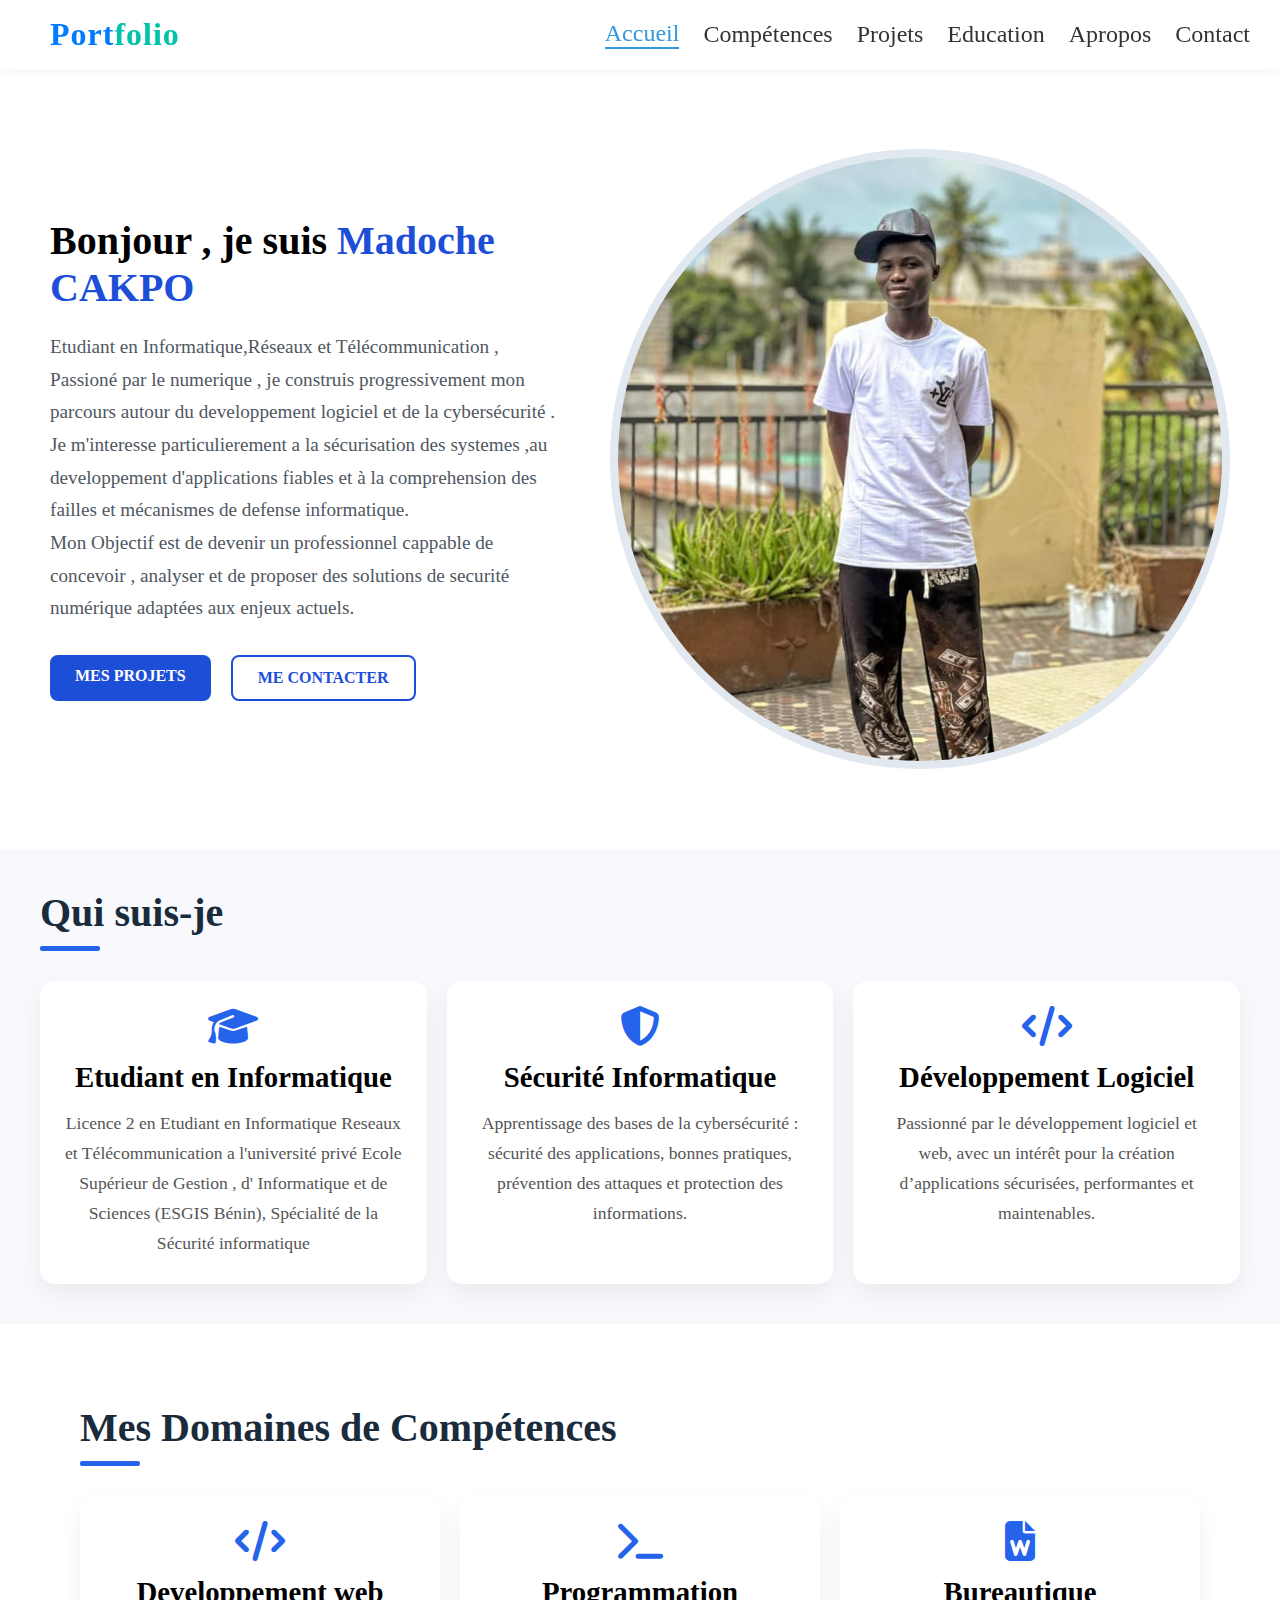
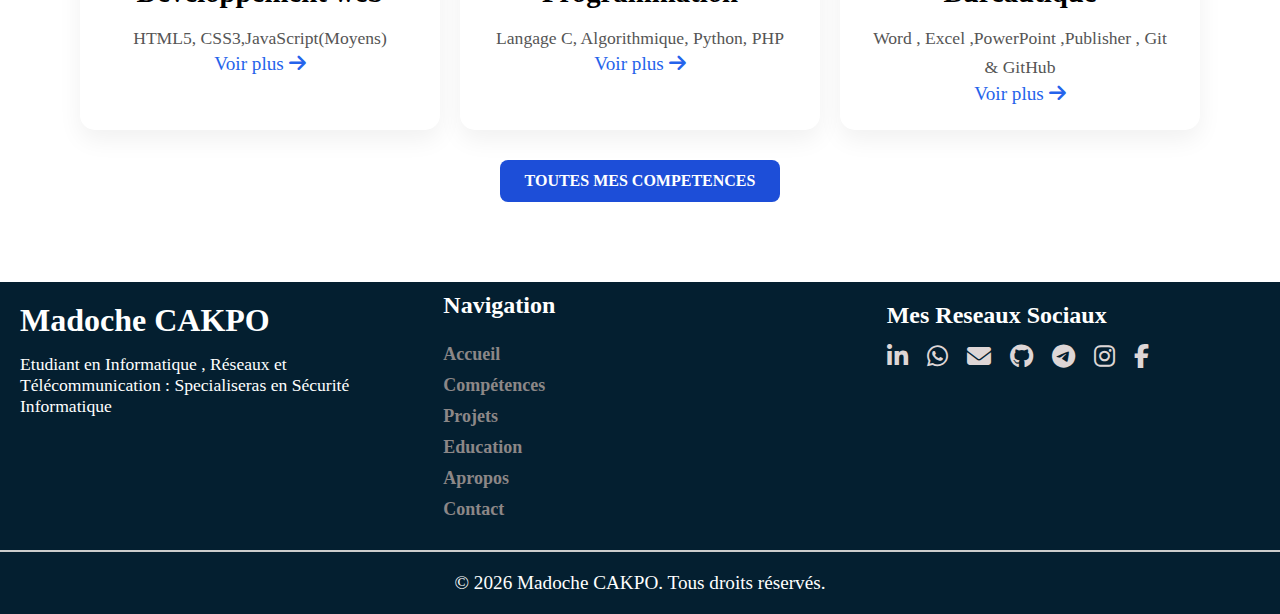
<file: index.html>
<!DOCTYPE html>
<html lang="fr">
<head>
    <meta charset="UTF-8">
    <meta name="viewport" content="width=device-width, initial-scale=1.0">
    <link rel="stylesheet" href="https://cdnjs.cloudflare.com/ajax/libs/font-awesome/6.5.1/css/all.min.css">
    <link rel="stylesheet" href="https://cdnjs.cloudflare.com/ajax/libs/font-awesome/6.5.1/css/all.min.css">
    <link rel="stylesheet" href="css/style.css">
    <link rel="stylesheet" href="css/accueil.css">
    <title>Accueil</title>
</head>
<body>
    <header class="entete">
        <div class="tete">
            <div class="gauche">Port<span>folio</span></div>
            <nav class="navig"  id="navig">
                <a href="index.html" class="active">Accueil</a>
                <a href="competences.html">Compétences</a>
                <a href="projets.html">Projets</a>
                <a href="education.html">Education</a>
                <a href="apropos.html">Apropos</a>
                <a href="contact.html">Contact</a>
            </nav>
            <button class="menu" id="menu">☰</button>
        </div>
    </header>
    <main class="corp">
        <section class="presentation">
            <div class="nom_et_motiv">
                <div class="nom">Bonjour , je suis <span>Madoche CAKPO</span></div>
                <div class="motivation">
                    <p>
                        Etudiant en Informatique,Réseaux et Télécommunication , 
                        Passioné par le numerique , je construis progressivement mon parcours autour du developpement logiciel et
                        de la cybersécurité . <br>
                        Je m'interesse particulierement a la sécurisation des systemes ,au developpement d'applications fiables et 
                        à la comprehension des failles et mécanismes de defense informatique. <br>
                        Mon Objectif est de devenir un professionnel cappable de concevoir , analyser et de proposer des solutions de 
                        securité numérique adaptées aux enjeux actuels.
                    </p>
                </div>
                <div class="lien_pc">
                    <a href="projets.html">MES PROJETS</a>
                    <a href="contact.html">ME CONTACTER</a>
                </div>
            </div>
            <div class="image">
                <img src="images/ma_photo.jpeg" alt="Une tof pro">
            </div>
        </section>

        <section class="moi">
            <h3 class="titre_moi">Qui suis-je</h3>
            <div class="infos">
                <div class="info">
                    <i class="fas fa-graduation-cap icon"></i>
                    <h3>Etudiant en Informatique</h3>
                    <p class="courte_descrip">
                    Licence 2 en Etudiant en Informatique Reseaux et Télécommunication a l'université privé Ecole Supérieur de Gestion , d'
                        Informatique et de Sciences (ESGIS Bénin), Spécialité de la Sécurité informatique 
                    </p>
                </div>
                <div class="info">
                    <i class="fas fa-shield-halved icon"></i>
                    <h3>Sécurité Informatique</h3>
                    <p>
                        Apprentissage des bases de la cybersécurité :
                        sécurité des applications, bonnes pratiques,
                        prévention des attaques et protection des informations.
                    </p>
                </div>

                <div class="info">
                    <i class="fas fa-code icon"></i>
                    <h3>Développement Logiciel</h3>
                    <p>
                        Passionné par le développement logiciel et web,
                        avec un intérêt pour la création d’applications
                        sécurisées, performantes et maintenables.
                    </p>
                </div>

            </div>
        </section>

        <section class="mes_competences">
            <h3 class="titre_moi">Mes Domaines de Compétences</h3>
            <div class="infos">
                <div class="info">
                    <i class="fas fa-code icon"></i>
                    <h3>Developpement web </h3>
                    <p class="courte_descrip">
                        HTML5, CSS3,JavaScript(Moyens)
                    </p>
                    <a href="competences.html#dev_web">Voir plus <i class="fas fa-arrow-right"></i></a>
                </div>
                <div class="info">
                    <i class="fas fa-terminal icon"></i>
                    <h3>Programmation </h3>
                    <p class="courte_descrip">
                        Langage C, Algorithmique, Python, PHP 
                    </p>
                    <a href="competences.html#programmation">Voir plus <i class="fas fa-arrow-right"></i></a>
                </div>
                <div class="info">
                    <i class="fas fa-file-word icon"></i>
                    <h3>Bureautique </h3>
                    <p class="courte_descrip">
                        Word , Excel ,PowerPoint ,Publisher , Git & GitHub
                    </p>
                    <a href="competences.html#bureautique">Voir plus <i class="fas fa-arrow-right"></i></a>
                </div>
            </div>
            <div class="lien_c">
                <a href="competences.html" >TOUTES MES COMPETENCES</a>
            </div>
        </section>


    </main>

    <footer class="pied">
            <section class="dls">
                <div class="courte_description">
                    <div class="pnom"><h2>Madoche CAKPO</h2></div>
                    <div class="filiere"><p>Etudiant en Informatique , Réseaux et Télécommunication :
                        Specialiseras en Sécurité Informatique</p>
                    </div>
                </div>
                <div class="navigation">
                    <h4>Navigation</h4>
                    <a href="index.html" >Accueil</a>
                    <a href="competences.html">Compétences</a>
                    <a href="projets.html">Projets</a>
                    <a href="education.html">Education</a>
                    <a href="apropos.html">Apropos</a>
                    <a href="contact.html">Contact</a>
                </div>
                <div class="sociaux">
                    <h4>Mes Reseaux Sociaux</h4>
                    <div class="lien">
                        <a href="https://www.linkedin.com/in/mardoch%C3%A9e-cakpo-910995337?utm_source=share&utm_campaign=share_via&utm_content=profile&utm_medium=android_app"><i class="fab fa-linkedin-in"></i></a>
                        <a href="https://wa.me/qr/Q6IBNPX7HH4QM1"><i class="fab fa-whatsapp"></i></a>
                        <a href="mailto:mardochecakpo@gmail.com"><i class="fas fa-envelope"></i></a>
                        <a href="https://github.com/mardoche-ckp"><i class="fab fa-github"></i></i></a>
                        <a href="https://t.me/+22947998525"><i class="fa-brands fa-telegram"></i></a>
                        <a href="https://www.instagram.com/cakpo_mardochee?igsh=aDc3M3Y5eDZ5cnNx"><i class="fab fa-instagram"></i></a>
                        <a href="#"><i class="fab fa-facebook-f"></i></a>
                    </div>
                </div>
            </section>
            <section class="auteur">
                <p>© 2026 Madoche CAKPO. Tous droits réservés.</p>
            </section>
        
    </footer>
    <script src="js/scripts.js"></script>
</body>
</html>
</file>
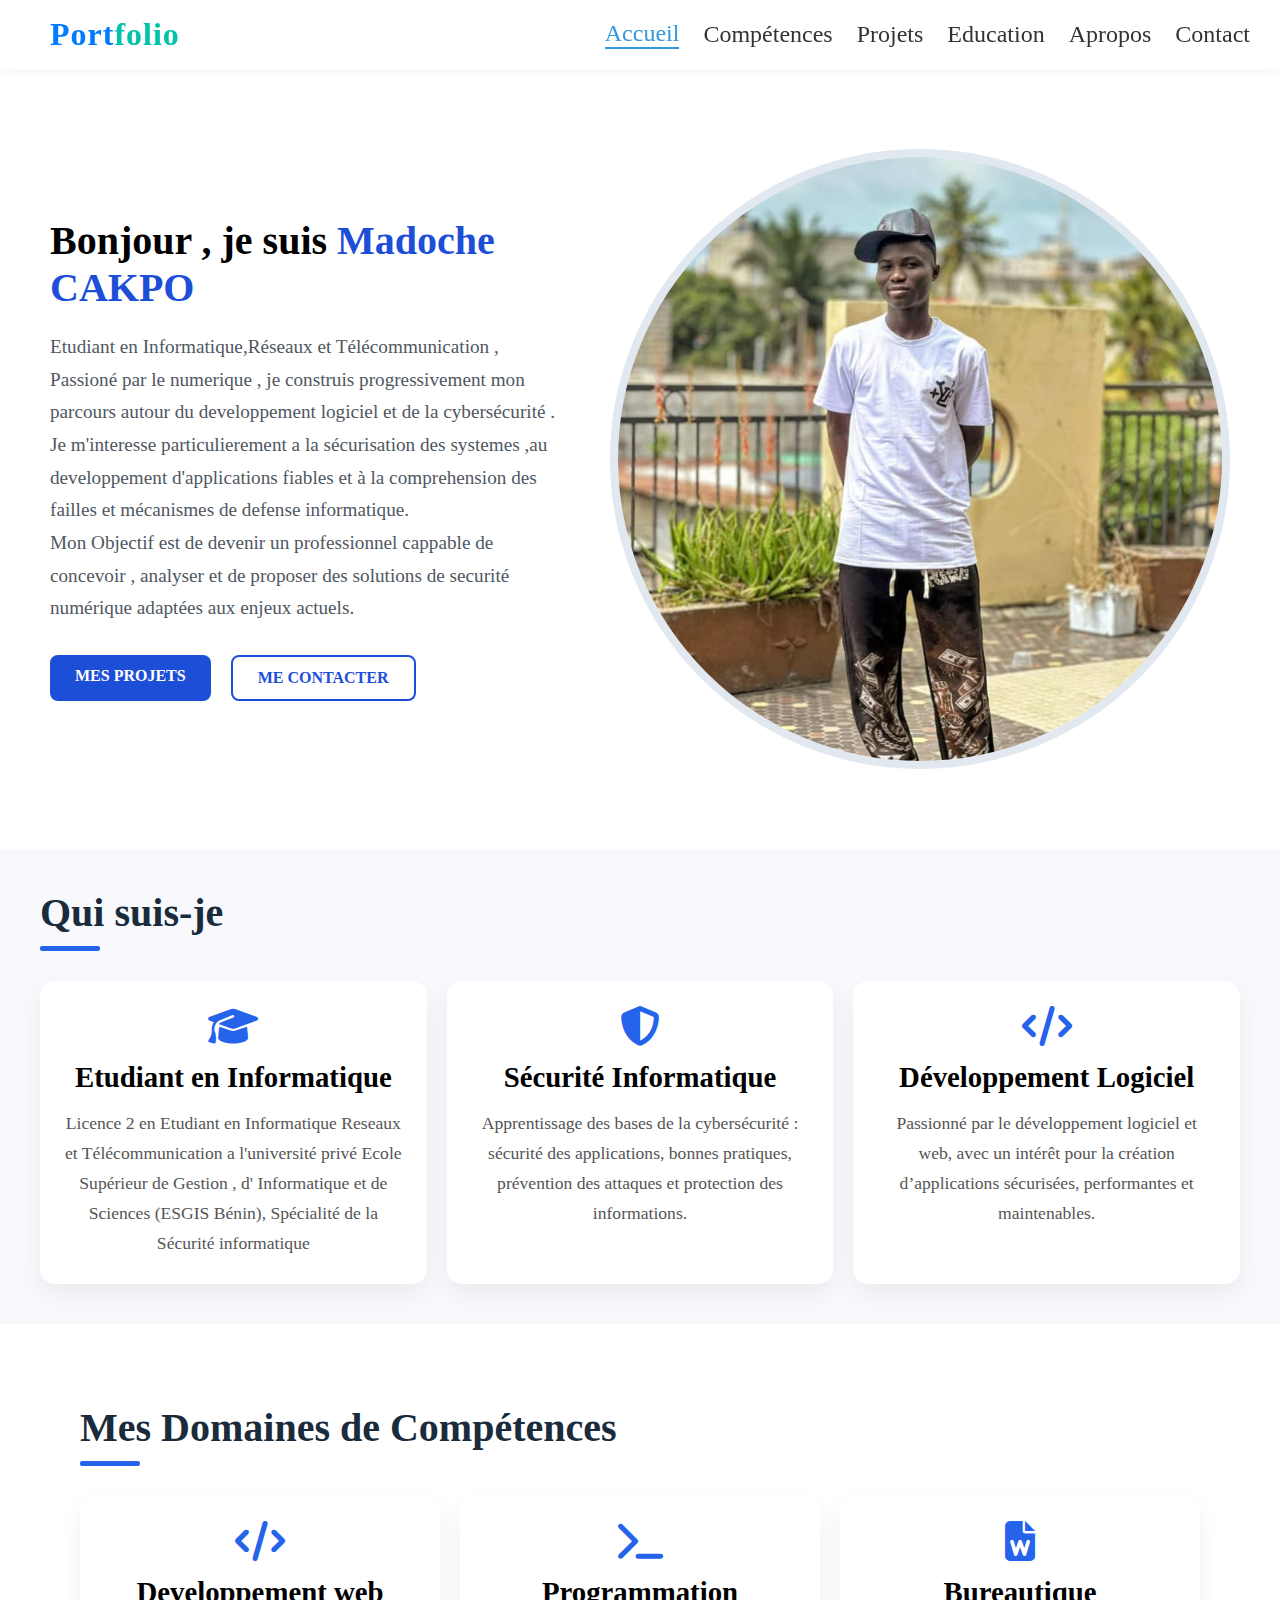
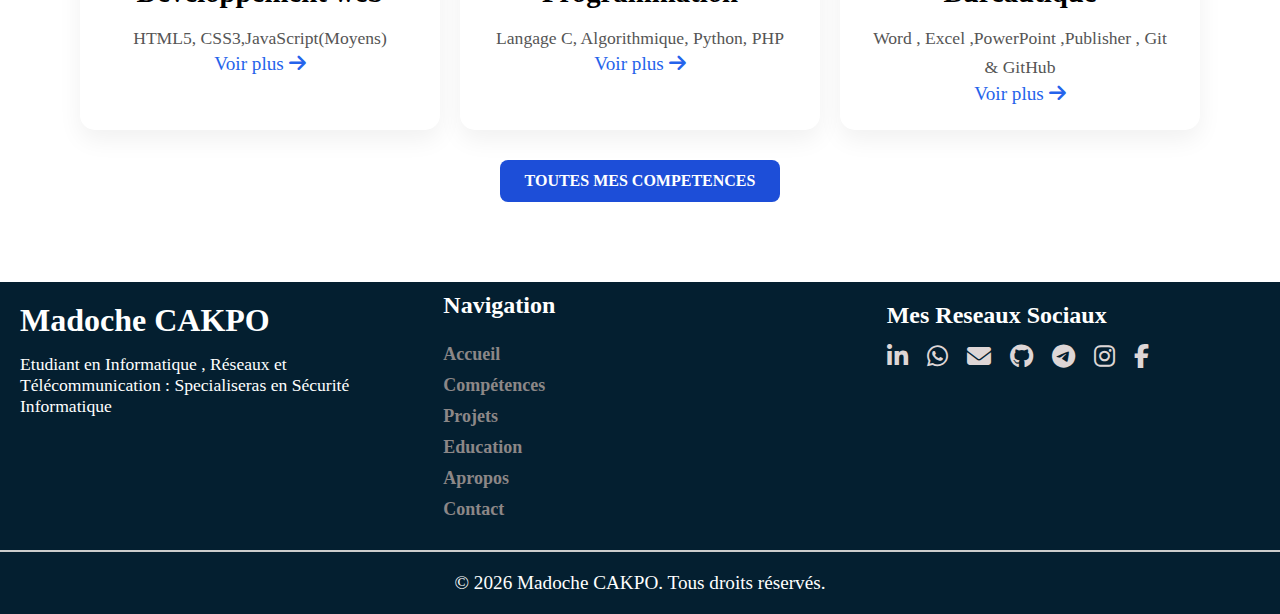
<file: pages/index.html>
<!DOCTYPE html>
<html lang="fr">
<head>
    <meta charset="UTF-8">
    <meta name="viewport" content="width=device-width, initial-scale=1.0">
    <link rel="stylesheet" href="https://cdnjs.cloudflare.com/ajax/libs/font-awesome/6.5.1/css/all.min.css">
    <link rel="stylesheet" href="https://cdnjs.cloudflare.com/ajax/libs/font-awesome/6.5.1/css/all.min.css">
    <link rel="stylesheet" href="../css/style.css">
    <link rel="stylesheet" href="../css/accueil.css">
    <title>Accueil</title>
</head>
<body>
    <header class="entete">
        <div class="tete">
            <div class="gauche">Port<span>folio</span></div>
            <nav class="navig"  id="navig">
                <a href="accueil.html" class="active">Accueil</a>
                <a href="competences.html">Compétences</a>
                <a href="projets.html">Projets</a>
                <a href="education.html">Education</a>
                <a href="apropos.html">Apropos</a>
                <a href="contact.html">Contact</a>
            </nav>
            <button class="menu" id="menu">☰</button>
        </div>
    </header>
    <main class="corp">
        <section class="presentation">
            <div class="nom_et_motiv">
                <div class="nom">Bonjour , je suis <span>Madoche CAKPO</span></div>
                <div class="motivation">
                    <p>
                        Etudiant en Informatique,Réseaux et Télécommunication , 
                        Passioné par le numerique , je construis progressivement mon parcours autour du developpement logiciel et
                        de la cybersécurité . <br>
                        Je m'interesse particulierement a la sécurisation des systemes ,au developpement d'applications fiables et 
                        à la comprehension des failles et mécanismes de defense informatique. <br>
                        Mon Objectif est de devenir un professionnel cappable de concevoir , analyser et de proposer des solutions de 
                        securité numérique adaptées aux enjeux actuels.
                    </p>
                </div>
                <div class="lien_pc">
                    <a href="projets.html">MES PROJETS</a>
                    <a href="contact.html">ME CONTACTER</a>
                </div>
            </div>
            <div class="image">
                <img src="../images/ma_photo.jpeg" alt="Une tof pro">
            </div>
        </section>

        <section class="moi">
            <h3 class="titre_moi">Qui suis-je</h3>
            <div class="infos">
                <div class="info">
                    <i class="fas fa-graduation-cap icon"></i>
                    <h3>Etudiant en Informatique</h3>
                    <p class="courte_descrip">
                    Licence 2 en Etudiant en Informatique Reseaux et Télécommunication a l'université privé Ecole Supérieur de Gestion , d'
                        Informatique et de Sciences (ESGIS Bénin), Spécialité de la Sécurité informatique 
                    </p>
                </div>
                <div class="info">
                    <i class="fas fa-shield-halved icon"></i>
                    <h3>Sécurité Informatique</h3>
                    <p>
                        Apprentissage des bases de la cybersécurité :
                        sécurité des applications, bonnes pratiques,
                        prévention des attaques et protection des informations.
                    </p>
                </div>

                <div class="info">
                    <i class="fas fa-code icon"></i>
                    <h3>Développement Logiciel</h3>
                    <p>
                        Passionné par le développement logiciel et web,
                        avec un intérêt pour la création d’applications
                        sécurisées, performantes et maintenables.
                    </p>
                </div>

            </div>
        </section>

        <section class="mes_competences">
            <h3 class="titre_moi">Mes Domaines de Compétences</h3>
            <div class="infos">
                <div class="info">
                    <i class="fas fa-code icon"></i>
                    <h3>Developpement web </h3>
                    <p class="courte_descrip">
                        HTML5, CSS3,JavaScript(Moyens)
                    </p>
                    <a href="competences.html#dev_web">Voir plus <i class="fas fa-arrow-right"></i></a>
                </div>
                <div class="info">
                    <i class="fas fa-terminal icon"></i>
                    <h3>Programmation </h3>
                    <p class="courte_descrip">
                        Langage C, Algorithmique, Python, PHP 
                    </p>
                    <a href="competences.html#programmation">Voir plus <i class="fas fa-arrow-right"></i></a>
                </div>
                <div class="info">
                    <i class="fas fa-file-word icon"></i>
                    <h3>Bureautique </h3>
                    <p class="courte_descrip">
                        Word , Excel ,PowerPoint ,Publisher , Git & GitHub
                    </p>
                    <a href="competences.html#bureautique">Voir plus <i class="fas fa-arrow-right"></i></a>
                </div>
            </div>
            <div class="lien_c">
                <a href="competences.html" >TOUTES MES COMPETENCES</a>
            </div>
        </section>


    </main>

    <footer class="pied">
            <section class="dls">
                <div class="courte_description">
                    <div class="pnom"><h2>Madoche CAKPO</h2></div>
                    <div class="filiere"><p>Etudiant en Informatique , Réseaux et Télécommunication :
                        Specialiseras en Sécurité Informatique</p>
                    </div>
                </div>
                <div class="navigation">
                    <h4>Navigation</h4>
                    <a href="accueil.html" >Accueil</a>
                    <a href="competences.html">Compétences</a>
                    <a href="projets.html">Projets</a>
                    <a href="education.html">Education</a>
                    <a href="apropos.html">Apropos</a>
                    <a href="contact.html">Contact</a>
                </div>
                <div class="sociaux">
                    <h4>Mes Reseaux Sociaux</h4>
                    <div class="lien">
                        <a href="https://www.linkedin.com/in/mardoch%C3%A9e-cakpo-910995337?utm_source=share&utm_campaign=share_via&utm_content=profile&utm_medium=android_app"><i class="fab fa-linkedin-in"></i></a>
                        <a href="https://wa.me/qr/Q6IBNPX7HH4QM1"><i class="fab fa-whatsapp"></i></a>
                        <a href="mailto:mardochecakpo@gmail.com"><i class="fas fa-envelope"></i></a>
                        <a href="https://github.com/mardoche-ckp"><i class="fab fa-github"></i></i></a>
                        <a href="https://t.me/+22947998525"><i class="fa-brands fa-telegram"></i></a>
                        <a href="https://www.instagram.com/cakpo_mardochee?igsh=aDc3M3Y5eDZ5cnNx"><i class="fab fa-instagram"></i></a>
                        <a href="#"><i class="fab fa-facebook-f"></i></a>
                    </div>
                </div>
            </section>
            <section class="auteur">
                <p>© 2026 Madoche CAKPO. Tous droits réservés.</p>
            </section>
        
    </footer>
    <script src="../js/scripts.js"></script>
</body>
</html>
</file>
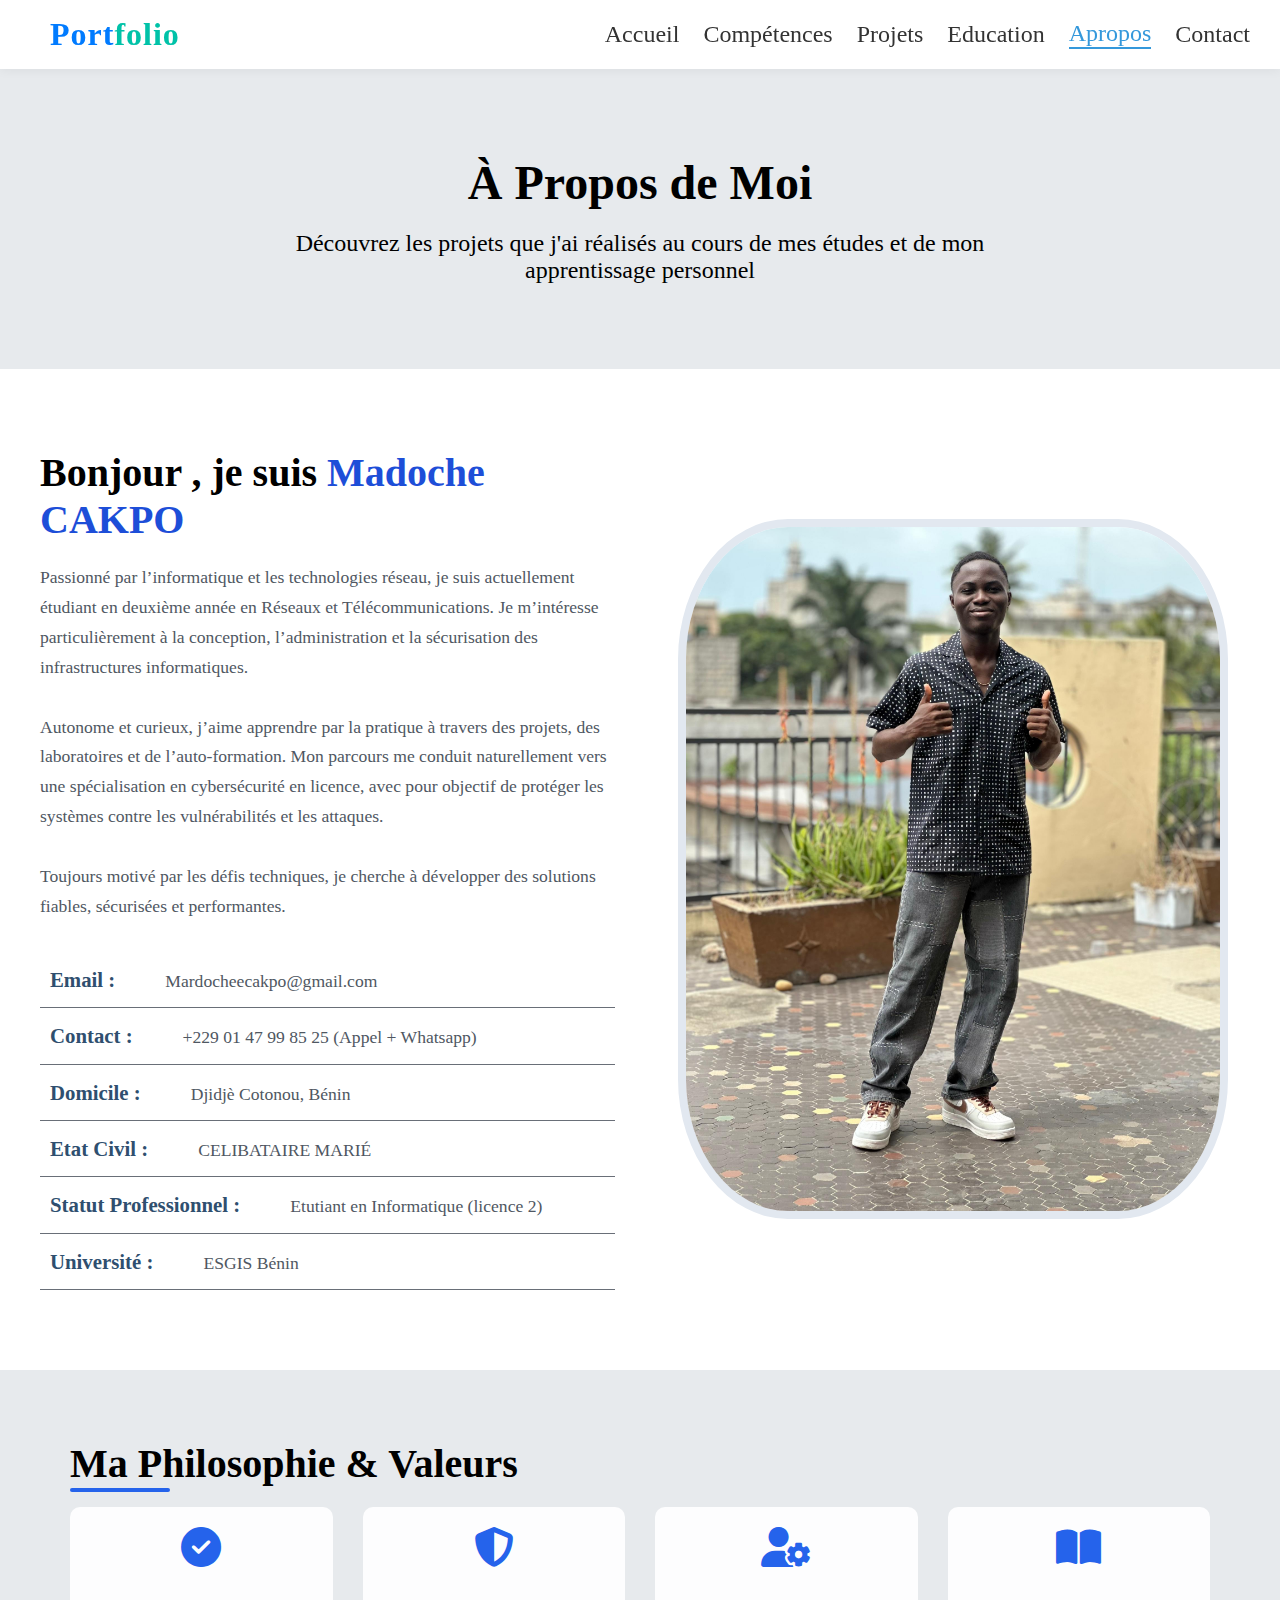
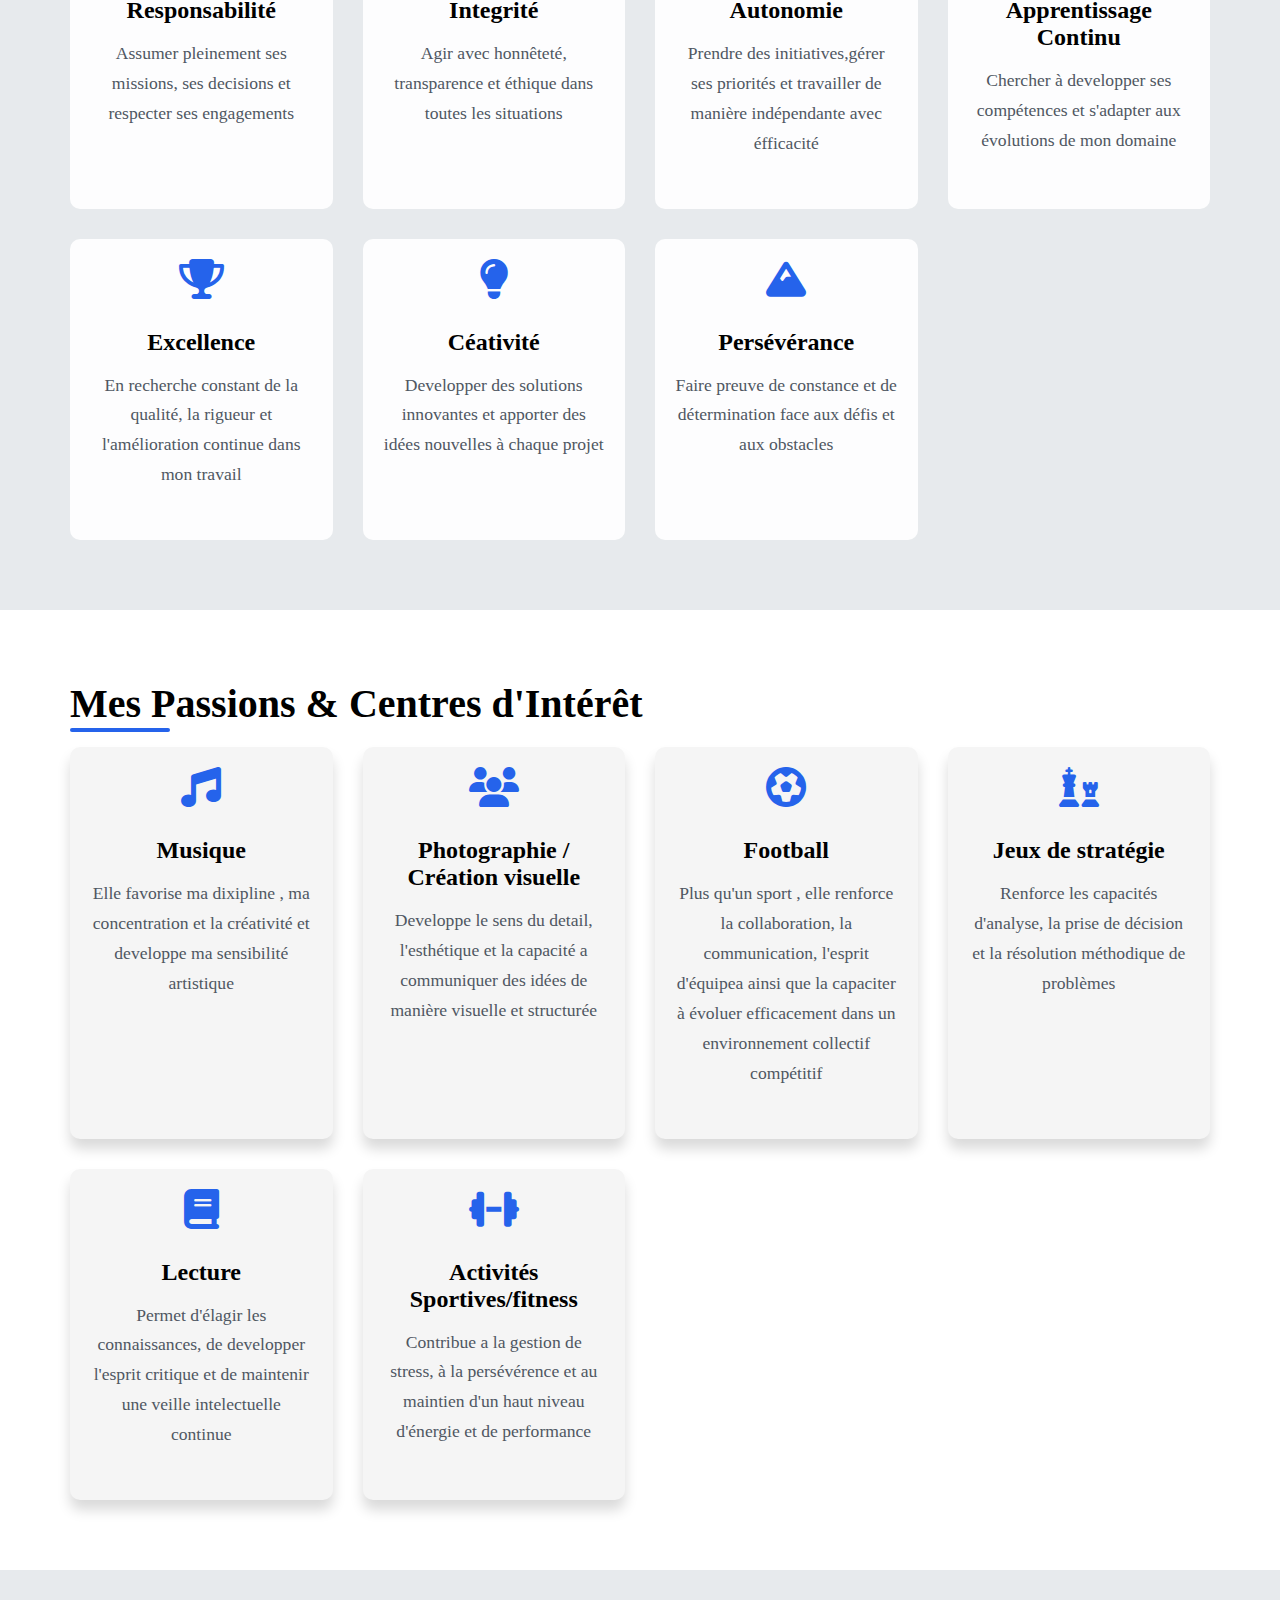
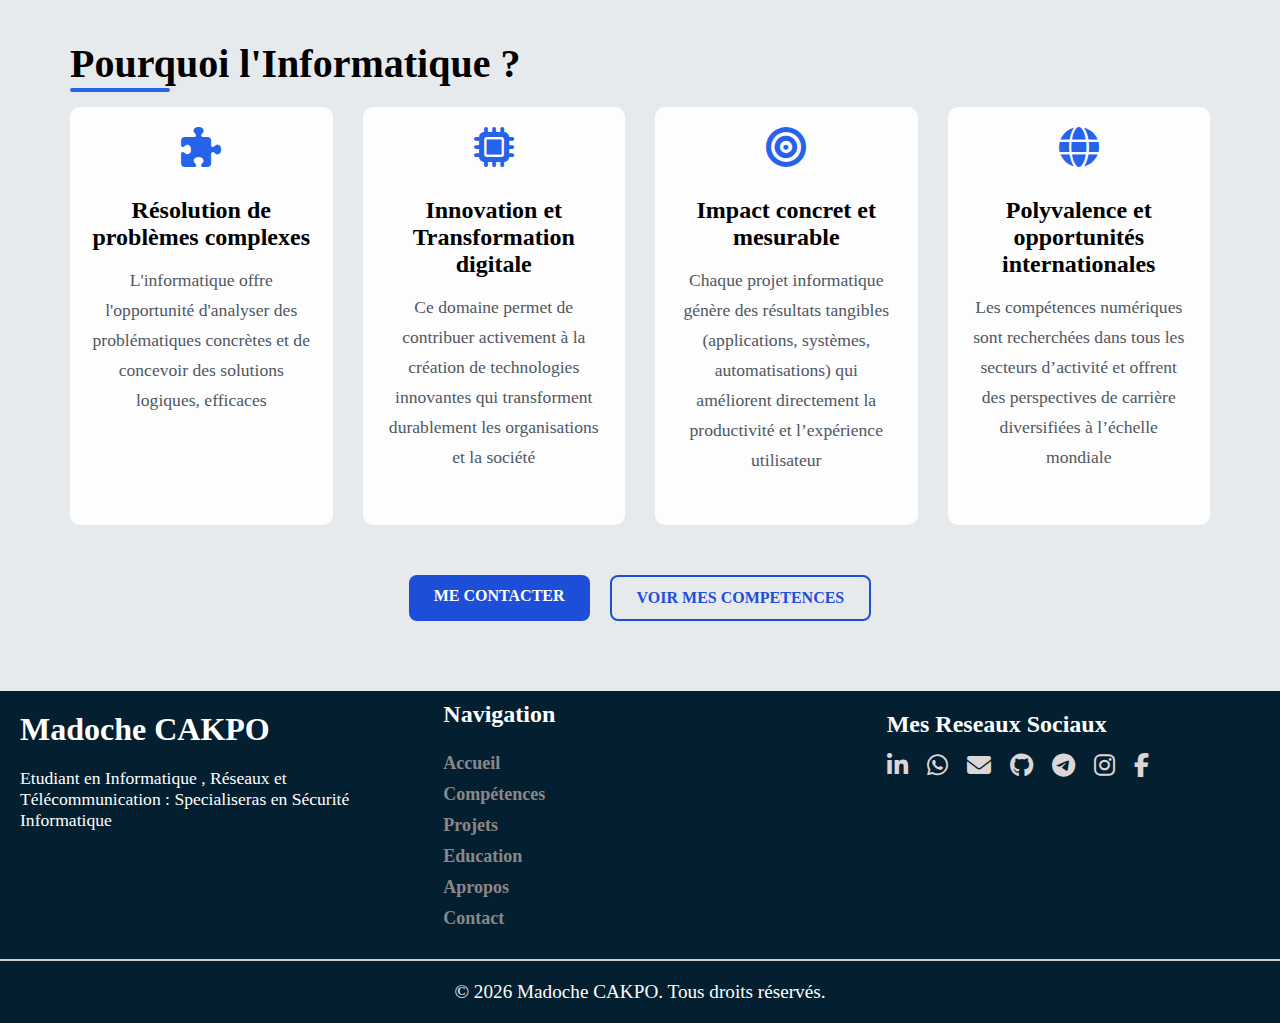
<file: apropos.html>
<!DOCTYPE html>
<html lang="en">
<head>
    <meta charset="UTF-8">
    <meta name="viewport" content="width=device-width, initial-scale=1.0">
    <link rel="stylesheet" href="https://cdnjs.cloudflare.com/ajax/libs/font-awesome/6.5.1/css/all.min.css">
    <link rel="stylesheet" href="css/style.css">
    <link rel="stylesheet" href="css/apropos.css">
    <title>Apropos</title>
</head>
<body>
    <header class="entete">
        <div class="tete">
            <div class="gauche">Port<span>folio</span></div>
            <nav class="navig" id="navig">
                <a href="index.html">Accueil</a>
                <a href="competences.html">Compétences</a>
                <a href="projets.html">Projets</a>
                <a href="education.html">Education</a>
                <a href="apropos.html" class="active">Apropos</a>
                <a href="contact.html">Contact</a>
            </nav>
            <button class="menu" id="menu">☰</button>
        </div>
    </header>

    <main class="corp">
        <section class="titre_section">
            <h2>À Propos de Moi</h2>
            <p>
                Découvrez les projets que j'ai réalisés au cours de mes études et de mon <br> apprentissage personnel
            </p>
        </section>

        <section class="presentation">
            <div class="nom_et_motiv">
                <div class="nom">Bonjour , je suis <span>Madoche CAKPO</span></div>
                <div class="motivation">
                    <p>
                        Passionné par l’informatique et les technologies réseau, je suis actuellement étudiant en deuxième année en Réseaux et Télécommunications. 
                        Je m’intéresse particulièrement à la conception, l’administration et la sécurisation des infrastructures informatiques. <br><br>
                        Autonome et curieux, j’aime apprendre par la pratique à travers des projets, des laboratoires et de l’auto-formation. Mon parcours me 
                        conduit naturellement vers une spécialisation en cybersécurité en licence, avec pour objectif de protéger les systèmes contre 
                        les vulnérabilités et les attaques. <br><br>
                        Toujours motivé par les défis techniques, je cherche à développer des solutions fiables, sécurisées et performantes.
                    </p>
                </div>
                <div class="contact">
                    <p><Span>Email :</Span>Mardocheecakpo@gmail.com</p>
                    <p><Span>Contact :</Span>+229 01 47 99 85 25 (Appel + Whatsapp)</p>
                    <p><Span>Domicile :</Span>Djidjè Cotonou, Bénin </p>
                    <p><Span>Etat Civil :</Span>CELIBATAIRE MARIÉ</p>
                    <p><Span>Statut Professionnel :</Span>Etutiant en Informatique (licence 2)</p>
                    <p><Span>Université :</Span>ESGIS Bénin</p>
                </div>
            </div>
            <div class="image">
                <img src="images/ma_photo2.jpg" alt="Une tof pro">
            </div>
        </section>

        <section id="transversles" class="transversles">
            <h2>Ma Philosophie & Valeurs</h2>
            <div class="conteneur_cpt_trans">
                <div class="cpt_trans">
                    <i class="fa-solid fa-check-circle"></i> 
                    <h3>Responsabilité</h3>
                    <p> Assumer pleinement ses missions, ses decisions et respecter ses 
                        engagements 
                    </p>
                </div>
                <div class="cpt_trans">
                    <i class="fa-solid fa-shield-halved"></i> 
                    <h3>Integrité</h3>
                    <p> Agir avec honnêteté, transparence et éthique dans toutes les situations
                    </p>
                </div>
                <div class="cpt_trans">
                    <i class="fa-solid fa-user-gear"></i>
                    <h3>Autonomie</h3>
                    <p> Prendre des initiatives,gérer ses priorités et travailler de manière
                        indépendante avec éfficacité
                    </p>
                </div>
                <div class="cpt_trans">
                    <i class="fa-solid fa-book-open"></i> 
                    <h3>Apprentissage Continu</h3>
                    <p> Chercher à developper ses compétences et s'adapter aux évolutions de mon 
                        domaine
                    </p>
                </div>
                <div class="cpt_trans">
                    <i class="fa-solid fa-trophy"></i> 
                    <h3>Excellence</h3>
                    <p> En recherche constant de la qualité, la rigueur et l'amélioration continue
                        dans mon travail
                    </p>
                </div>
                <div class="cpt_trans">
                    <i class="fa-solid fa-lightbulb"></i>
                    <h3>Céativité</h3>
                    <p> Developper des solutions innovantes et apporter des idées nouvelles à chaque
                        projet
                    </p>
                </div>
                <div class="cpt_trans">
                    <i class="fa-solid fa-mountain"></i>
                    <h3>Persévérance</h3>
                    <p> Faire preuve de constance et de détermination face aux défis et aux obstacles
                    </p>
                </div>
            </div>
        </section>

        <section id="transversles" class="passion">
            <h2>Mes Passions & Centres d'Intérêt</h2>
            <div class="conteneur_cpt_trans">
                <div class="cpt_pass">
                    <i class="fa-solid fa-music"></i> 
                    <h3>Musique</h3>
                    <p> Elle favorise ma dixipline , ma concentration et la créativité et developpe ma 
                        sensibilité artistique
                    </p>
                </div>
                <div class="cpt_pass">
                    <i class="fa-solid fa-users"></i>
                    <h3>Photographie / Création visuelle</h3>
                    <p> Developpe le sens du detail, l'esthétique et la capacité a communiquer des 
                        idées de manière visuelle et structurée
                    </p>
                </div>
                <div class="cpt_pass">
                    <i class="fa-solid fa-futbol"></i> 
                    <h3>Football</h3>
                    <p> Plus qu'un sport , elle renforce la collaboration, la communication, l'esprit d'équipea
                        ainsi que la capaciter à évoluer efficacement dans un environnement collectif compétitif
                    </p>
                </div>
                <div class="cpt_pass">
                    <i class="fa-solid fa-chess"></i> 
                    <h3>Jeux de stratégie</h3>
                    <p>Renforce les capacités d'analyse, la prise de décision et la résolution méthodique
                        de problèmes
                    </p>
                </div>
                <div class="cpt_pass">
                    <i class="fa-solid fa-book"></i> 
                    <h3>Lecture</h3>
                    <p>Permet d'élagir les connaissances, de developper l'esprit critique et de maintenir une 
                        veille intelectuelle continue
                    </p>
                </div>
                <div class="cpt_pass">
                    <i class="fa-solid fa-dumbbell"></i> 
                    <h3>Activités Sportives/fitness</h3>
                    <p>Contribue a la gestion de stress, à la persévérence et au maintien d'un haut niveau
                        d'énergie et de performance
                    </p>
                </div>
            </div>
        </section>

        <section id="transversles" class="transversles">
            <h2>Pourquoi l'Informatique ?</h2>
            <div class="conteneur_cpt_trans">
                <div class="cpt_trans">
                    <i class="fa-solid fa-puzzle-piece"></i> 
                    <h3>Résolution de problèmes complexes</h3>
                    <p> L'informatique offre l'opportunité d'analyser des problématiques
                        concrètes et de concevoir des solutions logiques, efficaces
                    </p>
                </div>
                <div class="cpt_trans">
                    <i class="fa-solid fa-microchip"></i> 
                    <h3>Innovation et Transformation digitale</h3>
                    <p> Ce domaine permet de contribuer activement à la création de technologies innovantes
                        qui transforment durablement les organisations et la société
                    </p>
                </div>
                <div class="cpt_trans">
                    <i class="fa-solid fa-bullseye"></i> 
                    <h3>Impact concret et mesurable </h3>
                    <p> Chaque projet informatique génère des résultats tangibles (applications, systèmes, automatisations)
                         qui améliorent directement la productivité et l’expérience utilisateur
                    </p>
                </div>
                <div class="cpt_trans">
                    <i class="fa-solid fa-globe"></i> 
                    <h3>Polyvalence et opportunités internationales</h3>
                    <p>Les compétences numériques sont recherchées dans tous les secteurs d’activité 
                        et offrent des perspectives de carrière diversifiées à l’échelle mondiale
                    </p>
                </div>
            </div>
            <div class="lien_pc">
                    <a href="contact.html">ME CONTACTER</a>
                    <a href="competences.html">VOIR MES COMPETENCES</a>
            </div>
        </section>
    </main>

    <footer class="pied">
            <section class="dls">
                <div class="courte_description">
                    <div class="nom"><h2>Madoche CAKPO</h2></div>
                    <div class="filiere"><p>Etudiant en Informatique , Réseaux et Télécommunication :
                        Specialiseras en Sécurité Informatique</p>
                    </div>
                </div>
                <div class="navigation">
                    <h4>Navigation</h4>
                    <a href="index.html" >Accueil</a>
                    <a href="competences.html">Compétences</a>
                    <a href="projets.html">Projets</a>
                    <a href="education.html">Education</a>
                    <a href="apropos.html">Apropos</a>
                    <a href="contact.html">Contact</a>
                </div>
                <div class="sociaux">
                    <h4>Mes Reseaux Sociaux</h4>
                    <div class="lien">
                        <a href="https://www.linkedin.com/in/mardoch%C3%A9e-cakpo-910995337?utm_source=share&utm_campaign=share_via&utm_content=profile&utm_medium=android_app"><i class="fab fa-linkedin-in"></i></a>
                        <a href="https://wa.me/qr/Q6IBNPX7HH4QM1"><i class="fab fa-whatsapp"></i></a>
                        <a href="mailto:mardochecakpo@gmail.com"><i class="fas fa-envelope"></i></a>
                        <a href="https://github.com/mardoche-ckp"><i class="fab fa-github"></i></i></a>
                        <a href="https://t.me/+22947998525"><i class="fa-brands fa-telegram"></i></a>
                        <a href="https://www.instagram.com/cakpo_mardochee?igsh=aDc3M3Y5eDZ5cnNx"><i class="fab fa-instagram"></i></a>
                        <a href="#"><i class="fab fa-facebook-f"></i></a>
                    </div>
                </div>
            </section>
            <section class="auteur">
                <p>© 2026 Madoche CAKPO. Tous droits réservés.</p>
            </section>
        
    </footer>
<script src="js/scripts.js"></script>
</body>
</html>
</file>
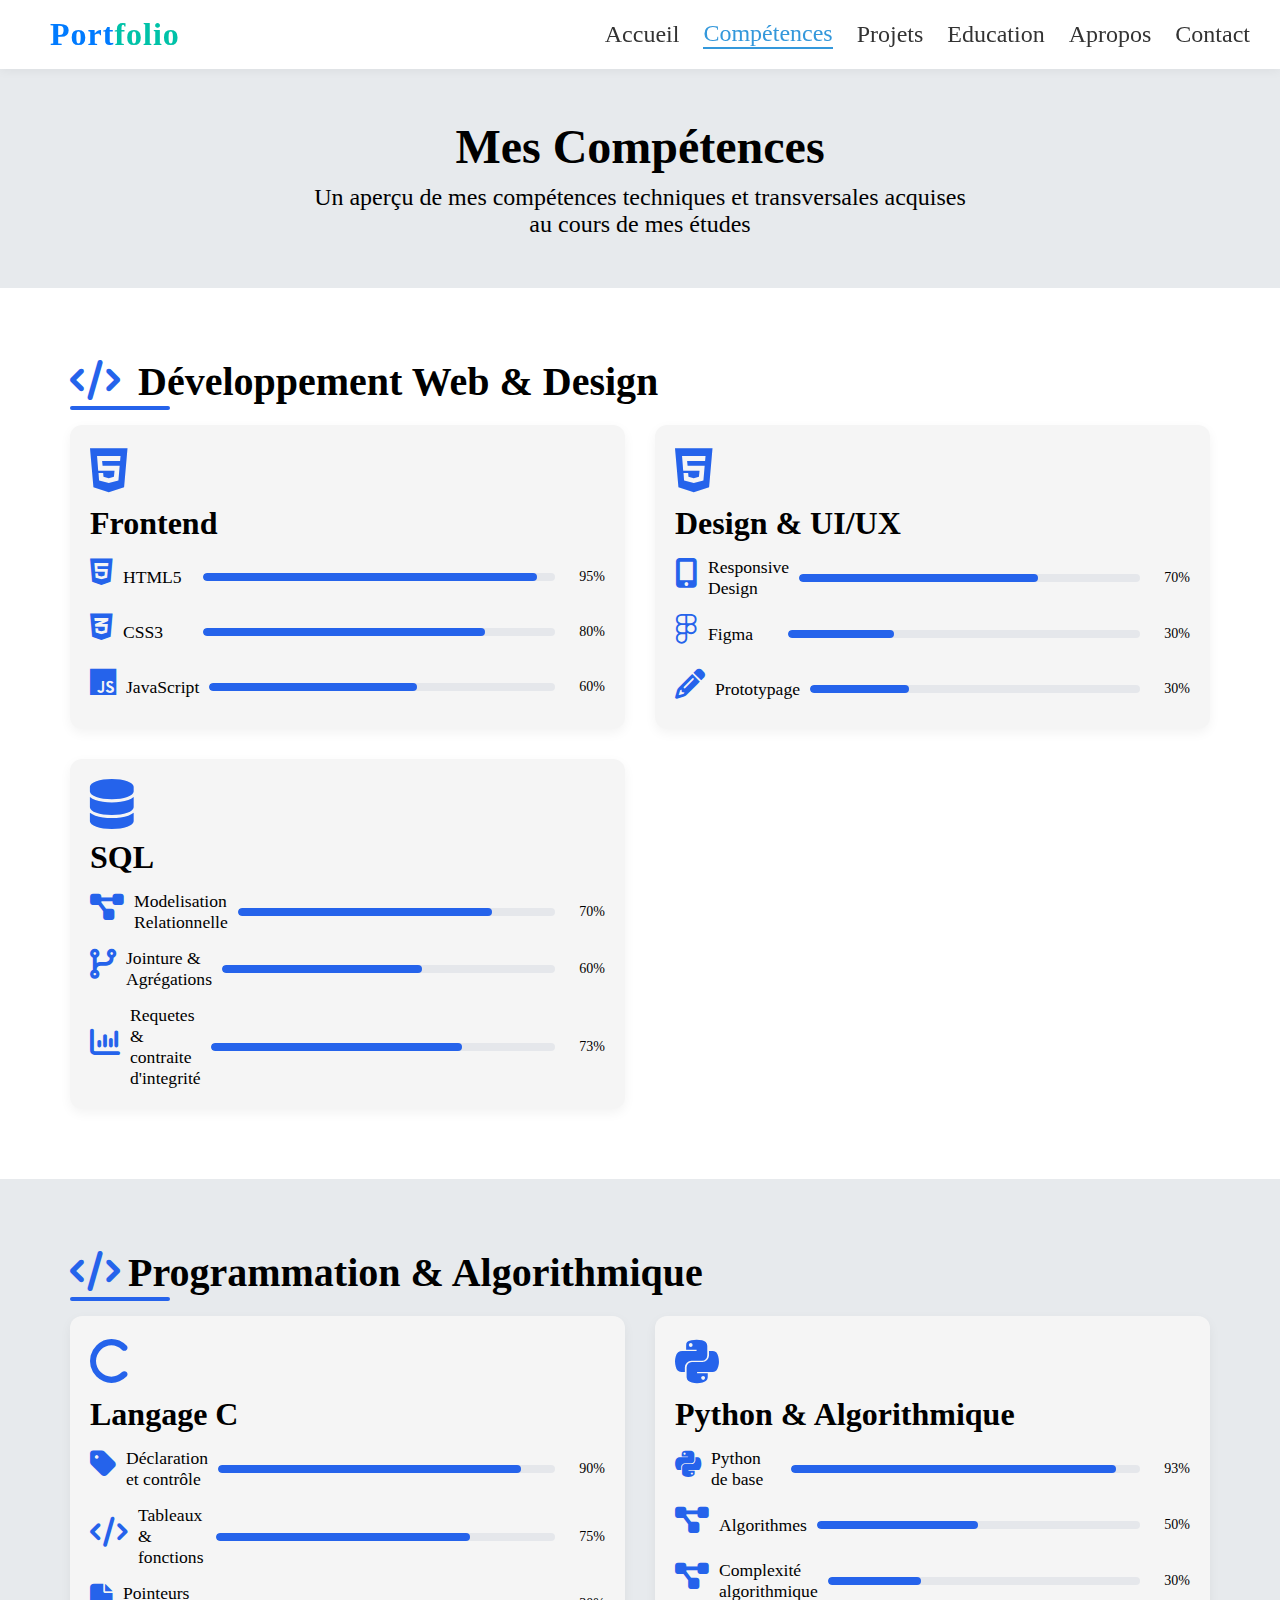
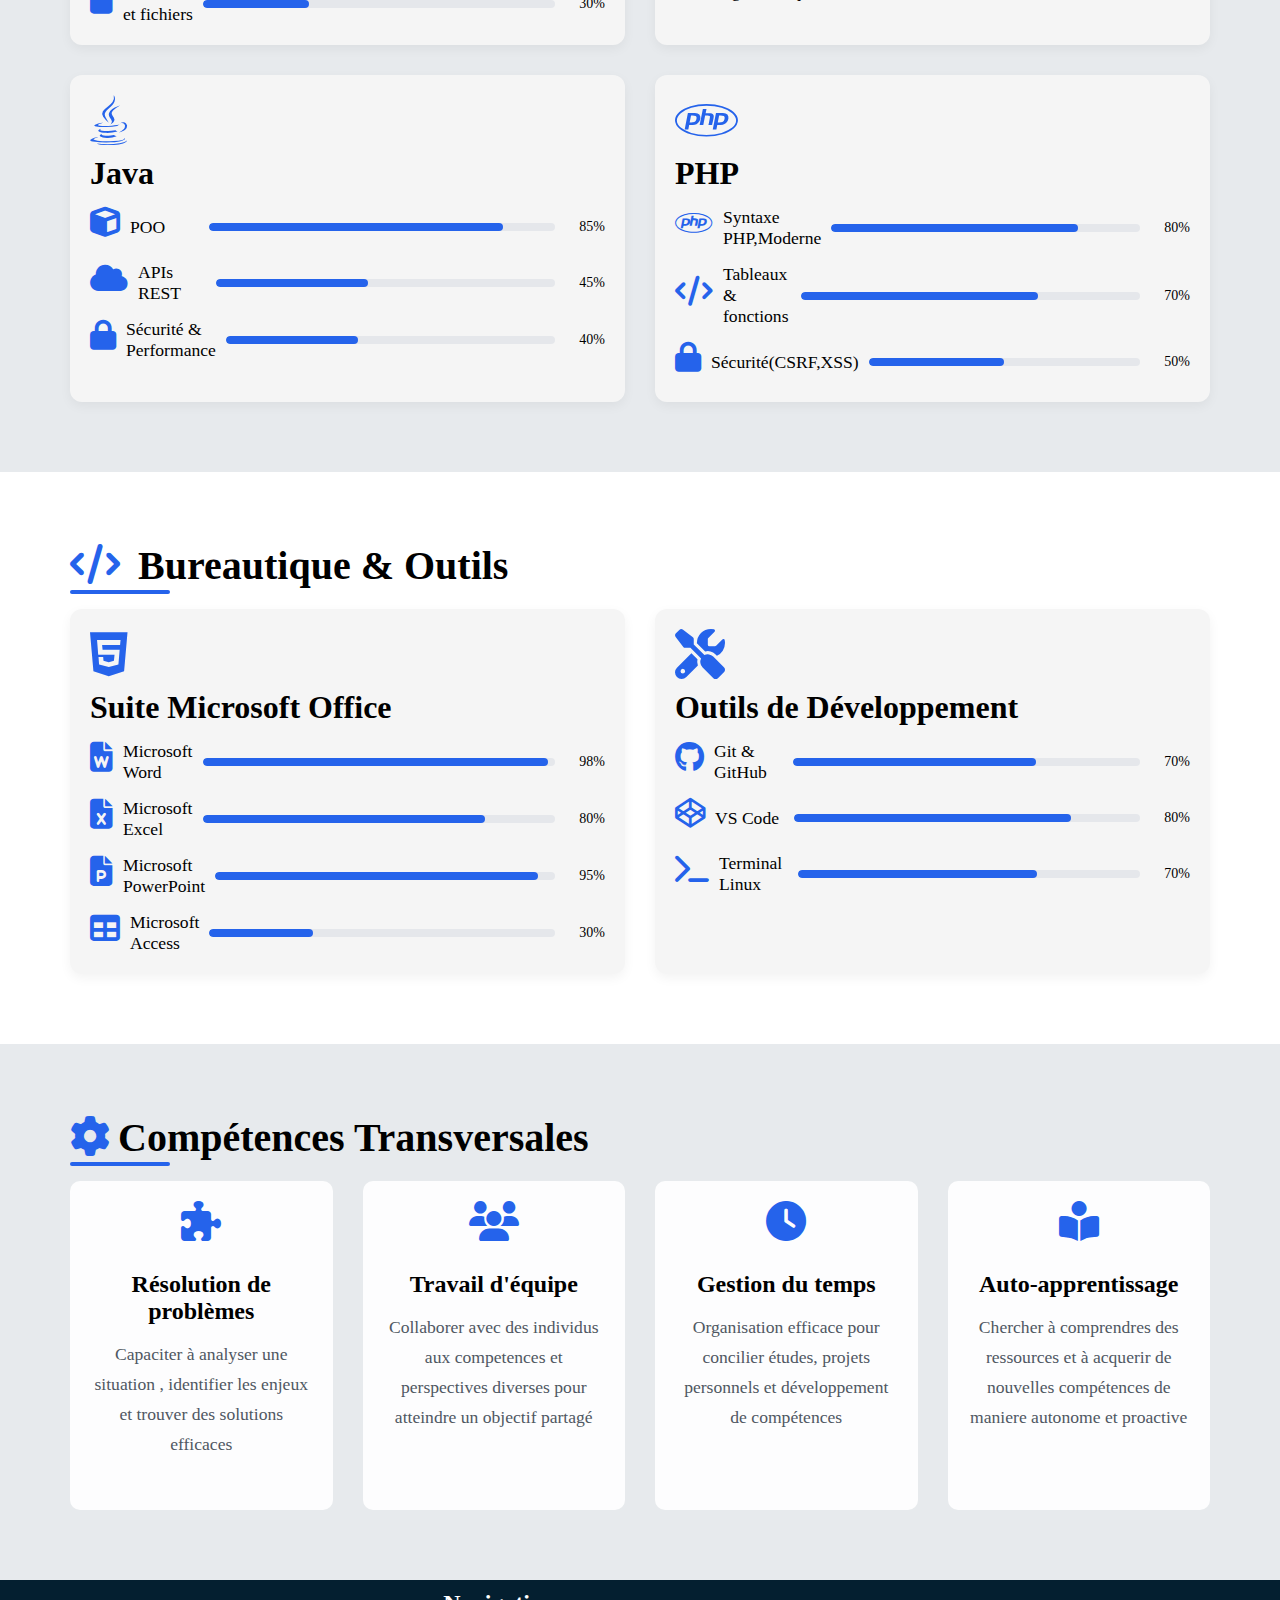
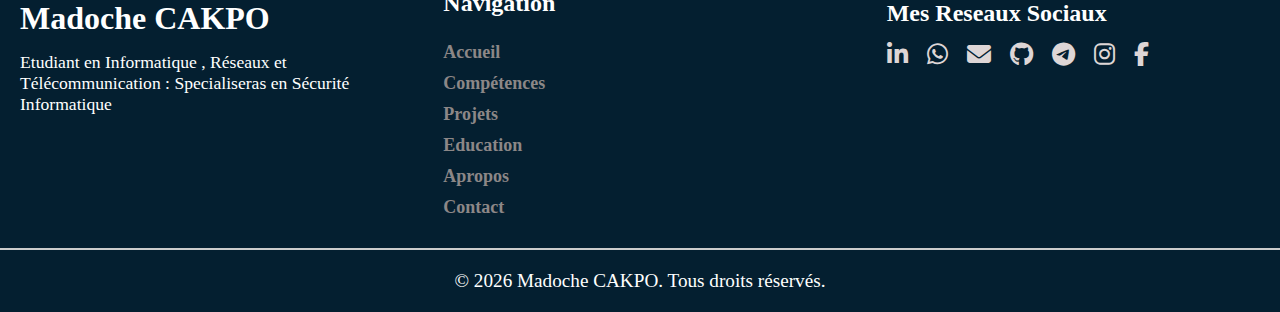
<file: competences.html>
<!DOCTYPE html>
<html lang="en">
<head>
    <meta charset="UTF-8">
    <meta name="viewport" content="width=device-width, initial-scale=1.0">
    <link rel="stylesheet" href="https://cdnjs.cloudflare.com/ajax/libs/font-awesome/6.5.1/css/all.min.css">
    <link rel="stylesheet" href="css/style.css">
    <link rel="stylesheet" href="css/competences.css">
    <title>Compétences</title>
</head>
<body>
    <header class="entete">
        <div class="tete">
            <div class="gauche">Port<span>folio</span></div>
            <nav class="navig" id="navig">
                <a href="index.html">Accueil</a>
                <a href="competences.html" class="active">Compétences</a>
                <a href="projets.html">Projets</a>
                <a href="education.html">Education</a>
                <a href="apropos.html">Apropos</a>
                <a href="contact.html">Contact</a>
            </nav>
            <button class="menu" id="menu">☰</button>
        </div>
    </header>

    <main class="corp">
        <section class="titre_section">
            <h2>Mes Compétences</h2>
            <p>
                Un aperçu de mes compétences techniques et transversales acquises <br> au cours de mes études
            </p>
        </section>
        
        <section id="dev_web" class="dev">
            <h2><i class="fas fa-code"></i> Développement Web & Design</h2>
            <div class="conteneur">
                <div class="conteneur_cpt">
                    <div class="categorie_cpt">
                        <i class="fab fa-html5"></i>
                        <h3>Frontend</h3>
                        <div class="list_cpt">
                            <div class="item_cpt">
                                <i class="fab fa-html5"></i>
                                <span class="nom_cpt">HTML5</span>
                                <div class="bar_cpt">
                                    <div class="bar_niv_cpt" style="width: 95%;"></div>
                                </div>
                                <span class="niv_cpt">95%</span>
                            </div>
                            <div class="item_cpt">
                                <i class="fa-brands fa-css3-alt"></i>
                                <span class="nom_cpt">CSS3</span>
                                <div class="bar_cpt">
                                    <div class="bar_niv_cpt" style="width: 80%;"></div>
                                </div>
                                <span class="niv_cpt">80%</span>
                            </div>
                            <div class="item_cpt">
                                <i class="fa-brands fa-js"></i>
                                <span class="nom_cpt">JavaScript</span>
                                <div class="bar_cpt">
                                    <div class="bar_niv_cpt" style="width: 60%;"></div>
                                </div>
                                <span class="niv_cpt">60%</span>
                            </div>
                        </div>
                    </div>
                </div>
                <div class="conteneur_cpt">
                    <div class="categorie_cpt">
                        <i class="fab fa-html5"></i>
                        <h3>Design & UI/UX</h3>
                        <div class="list_cpt">
                            <div class="item_cpt">
                                <i class="fa-solid fa-mobile-alt"></i>
                                <span class="nom_cpt">Responsive Design</span>
                                <div class="bar_cpt">
                                    <div class="bar_niv_cpt" style="width: 70%;"></div>
                                </div>
                                <span class="niv_cpt">70%</span>
                            </div>
                            <div class="item_cpt">
                                <i class="fa-brands fa-figma"></i>
                                <span class="nom_cpt">Figma</span>
                                <div class="bar_cpt">
                                    <div class="bar_niv_cpt" style="width: 30%;"></div>
                                </div>
                                <span class="niv_cpt">30%</span>
                            </div>
                            <div class="item_cpt">
                                <i class="fa-solid fa-pencil-alt"></i>
                                <span class="nom_cpt">Prototypage</span>
                                <div class="bar_cpt">
                                    <div class="bar_niv_cpt" style="width: 30%;"></div>
                                </div>
                                <span class="niv_cpt">30%</span>
                            </div>
                        </div>
                    </div> 
                </div> 
                <div class="conteneur_cpt">
                    <div class="categorie_cpt">
                        <i class="fa-solid fa-database"></i>
                        <h3>SQL</h3>
                        <div class="list_cpt">
                            <div class="item_cpt">
                                <i class="fa-solid fa-diagram-project"></i>
                                <span class="nom_cpt">Modelisation Relationnelle</span>
                                <div class="bar_cpt">
                                    <div class="bar_niv_cpt" style="width: 80%;"></div>
                                </div>
                                <span class="niv_cpt">70%</span>
                            </div>
                            <div class="item_cpt">
                                <i class="fa-solid fa-code-branch"></i>
                                <span class="nom_cpt">Jointure & Agrégations</span>
                                <div class="bar_cpt">
                                    <div class="bar_niv_cpt" style="width: 60%;"></div>
                                </div>
                                <span class="niv_cpt">60%</span>
                            </div>
                            <div class="item_cpt">
                                <i class="fa-solid fa-chart-column"></i>
                                <span class="nom_cpt">Requetes & contraite d'integrité</span>
                                <div class="bar_cpt">
                                    <div class="bar_niv_cpt" style="width: 73%;"></div>
                                </div>
                                <span class="niv_cpt">73%</span>
                            </div>
                        </div>
                    </div> 
                </div> 
            </div>
        </section>

        <section id="programmation" class="programmation">
            <h2><i class="fas fa-code"></i>Programmation & Algorithmique</h2>
            <div class="conteneur">
                <div class="conteneur_cpt">
                    <div class="categorie_cpt">
                        <i class="fas fa-c"></i>
                        <h3>Langage C</h3>
                        <div class="list_cpt">
                            <div class="item_cpt">
                                <i class="fa-solid fa-tag"></i>
                                <span class="nom_cpt">Déclaration et contrôle</span>
                                <div class="bar_cpt">
                                    <div class="bar_niv_cpt" style="width: 90%;"></div>
                                </div>
                                <span class="niv_cpt">90%</span>
                            </div>
                            <div class="item_cpt">
                                <i class="fa-solid fa-code"></i>
                                <span class="nom_cpt">Tableaux & fonctions</span>
                                <div class="bar_cpt">
                                    <div class="bar_niv_cpt" style="width: 75%;"></div>
                                </div>
                                <span class="niv_cpt">75%</span>
                            </div>
                            <div class="item_cpt">
                                <i class="fa-solid fa-file"></i>
                                <span class="nom_cpt">Pointeurs et fichiers</span>
                                <div class="bar_cpt">
                                    <div class="bar_niv_cpt" style="width: 30%;"></div>
                                </div>
                                <span class="niv_cpt">30%</span>
                            </div>
                        </div>
                    </div>
                </div>
                    
                <div class="conteneur_cpt">
                    <div class="categorie_cpt">
                        <i class="fab fa-python"></i>
                        <h3>Python & Algorithmique</h3>
                        <div class="list_cpt">
                            <div class="item_cpt">
                                <i class="fa-brands fa-python"></i>
                                <span class="nom_cpt">Python de base</span>
                                <div class="bar_cpt">
                                    <div class="bar_niv_cpt" style="width: 93%;"></div>
                                </div>
                                <span class="niv_cpt">93%</span>
                            </div>
                            <div class="item_cpt">
                                <i class="fa-solid fa-project-diagram"></i>
                                <span class="nom_cpt">Algorithmes</span>
                                <div class="bar_cpt">
                                    <div class="bar_niv_cpt" style="width: 50%;"></div>
                                </div>
                                <span class="niv_cpt">50%</span>
                            </div>
                            <div class="item_cpt">
                                <i class="fa-solid fa-project-diagram"></i>
                                <span class="nom_cpt">Complexité algorithmique</span>
                                <div class="bar_cpt">
                                    <div class="bar_niv_cpt" style="width: 30%;"></div>
                                </div>
                                <span class="niv_cpt">30%</span>
                            </div>
                        </div>
                    </div>
                </div>

                <div class="conteneur_cpt">
                    <div class="categorie_cpt">
                        <i class="fa-brands fa-java"></i>
                        <h3>Java</h3>
                        <div class="list_cpt">
                            <div class="item_cpt">
                                <i class="fa-solid fa-cube"></i>
                                <span class="nom_cpt">POO</span>
                                <div class="bar_cpt">
                                    <div class="bar_niv_cpt" style="width: 85%;"></div>
                                </div>
                                <span class="niv_cpt">85%</span>
                            </div>
                            <div class="item_cpt">
                                <i class="fa-solid fa-cloud"></i>
                                <span class="nom_cpt">APIs REST</span>
                                <div class="bar_cpt">
                                    <div class="bar_niv_cpt" style="width: 45%;"></div>
                                </div>
                                <span class="niv_cpt">45%</span>
                            </div>
                            <div class="item_cpt">
                                <i class="fa-solid fa-lock"></i>
                                <span class="nom_cpt">Sécurité & Performance</span>
                                <div class="bar_cpt">
                                    <div class="bar_niv_cpt" style="width: 40%;"></div>
                                </div>
                                <span class="niv_cpt">40%</span>
                            </div>
                        </div>
                    </div>
                </div>
                    
                <div class="conteneur_cpt">
                    <div class="categorie_cpt">
                        <i class="fab fa-php"></i>
                        <h3>PHP</h3>
                        <div class="list_cpt">
                            <div class="item_cpt">
                                <i class="fa-brands fa-php"></i>
                                <span class="nom_cpt">Syntaxe PHP,Moderne</span>
                                <div class="bar_cpt">
                                    <div class="bar_niv_cpt" style="width: 80%;"></div>
                                </div>
                                <span class="niv_cpt">80%</span>
                            </div>
                            <div class="item_cpt">
                                <i class="fa-solid fa-code"></i>
                                <span class="nom_cpt">Tableaux & fonctions</span>
                                <div class="bar_cpt">
                                    <div class="bar_niv_cpt" style="width: 70%;"></div>
                                </div>
                                <span class="niv_cpt">70%</span>
                            </div>
                            <div class="item_cpt">
                                <i class="fa-solid fa-lock"></i>
                                <span class="nom_cpt">Sécurité(CSRF,XSS)</span>
                                <div class="bar_cpt">
                                    <div class="bar_niv_cpt" style="width: 50%;"></div>
                                </div>
                                <span class="niv_cpt">50%</span>
                            </div>
                        </div>
                    </div>
                </div> 
            </div>
        </section>

        <section id="bureautique" class="bureautique">
            <h2><i class="fas fa-code"></i> Bureautique & Outils</h2>
            <div class="conteneur">
                <div class="conteneur_cpt">
                    <div class="categorie_cpt">
                        <i class="fab fa-html5"></i>
                        <h3>Suite Microsoft Office</h3>
                        <div class="list_cpt">
                            <div class="item_cpt">
                                <i class="fa-solid fa-file-word"></i>
                                <span class="nom_cpt">Microsoft Word</span>
                                <div class="bar_cpt">
                                    <div class="bar_niv_cpt" style="width: 98%;"></div>
                                </div>
                                <span class="niv_cpt">98%</span>
                            </div>
                            <div class="item_cpt">
                                <i class="fa-solid fa-file-excel"></i>
                                <span class="nom_cpt">Microsoft Excel</span>
                                <div class="bar_cpt">
                                    <div class="bar_niv_cpt" style="width: 80%;"></div>
                                </div>
                                <span class="niv_cpt">80%</span>
                            </div>
                            <div class="item_cpt">
                                <i class="fa-solid fa-file-powerpoint"></i>
                                <span class="nom_cpt">Microsoft PowerPoint</span>
                                <div class="bar_cpt">
                                    <div class="bar_niv_cpt" style="width: 95%;"></div>
                                </div>
                                <span class="niv_cpt">95%</span>
                            </div>
                            <div class="item_cpt">
                                <i class="fa-solid fa-table"></i>
                                <span class="nom_cpt">Microsoft Access</span>
                                <div class="bar_cpt">
                                    <div class="bar_niv_cpt" style="width: 30%;"></div>
                                </div>
                                <span class="niv_cpt">30%</span>
                            </div>
                        </div>
                    </div>
                </div>
                <div class="conteneur_cpt">
                    <div class="categorie_cpt">
                        <i class="fa-solid fa-tools"></i>
                        <h3>Outils de Développement</h3>
                        <div class="list_cpt">
                            <div class="item_cpt">
                                <i class="fa-brands fa-github"></i>
                                <span class="nom_cpt">Git & GitHub</span>
                                <div class="bar_cpt">
                                    <div class="bar_niv_cpt" style="width: 70%;"></div>
                                </div>
                                <span class="niv_cpt">70%</span>
                            </div>
                            <div class="item_cpt">
                                <i class="fa-brands fa-codepen"></i>
                                <span class="nom_cpt">VS Code</span>
                                <div class="bar_cpt">
                                    <div class="bar_niv_cpt" style="width: 80%;"></div>
                                </div>
                                <span class="niv_cpt">80%</span>
                            </div>
                            <div class="item_cpt">
                                <i class="fa-solid fa-terminal"></i>
                                <span class="nom_cpt">Terminal Linux</span>
                                <div class="bar_cpt">
                                    <div class="bar_niv_cpt" style="width: 70%;"></div>
                                </div>
                                <span class="niv_cpt">70%</span>
                            </div>
                        </div>
                    </div> 
                </div> 
            </div>
        </section>

        <section id="transversles" class="transversles">
            <h2><i class="fa-solid fa-cog"></i>Compétences Transversales</h2>
            <div class="conteneur_cpt_trans">
                <div class="cpt_trans">
                    <i class="fa-solid fa-puzzle-piece"></i>
                    <h3>Résolution de problèmes</h3>
                    <p> Capaciter à analyser une situation , identifier les enjeux et trouver
                        des solutions efficaces
                    </p>
                </div>
                <div class="cpt_trans">
                    <i class="fa-solid fa-users"></i>
                    <h3>Travail d'équipe</h3>
                    <p> Collaborer  avec des individus aux competences et perspectives
                        diverses pour atteindre un objectif partagé
                    </p>
                </div>
                <div class="cpt_trans">
                    <i class="fas fa-clock"></i>
                    <h3>Gestion du temps</h3>
                    <p> Organisation efficace pour concilier études, 
                        projets personnels et développement de compétences
                    </p>
                </div>
                <div class="cpt_trans">
                    <i class="fa-solid fa-book-reader"></i>
                    <h3>Auto-apprentissage</h3>
                    <p>Chercher à comprendres des ressources et à acquerir de nouvelles compétences
                        de maniere autonome et proactive
                    </p>
                </div>
            </div>
        </section>

    </main>

    <footer class="pied">
            <section class="dls">
                <div class="courte_description">
                    <h2>Madoche CAKPO</h2>
                    <div class="filiere"><p>Etudiant en Informatique , Réseaux et Télécommunication :
                        Specialiseras en Sécurité Informatique</p>
                    </div>
                </div>
                <div class="navigation">
                    <h4>Navigation</h4>
                    <a href="index.html" >Accueil</a>
                    <a href="competences.html">Compétences</a>
                    <a href="projets.html">Projets</a>
                    <a href="education.html">Education</a>
                    <a href="apropos.html">Apropos</a>
                    <a href="contact.html">Contact</a>
                </div>
                <div class="sociaux">
                    <h4>Mes Reseaux Sociaux</h4>
                    <div class="lien">
                        <a href="https://www.linkedin.com/in/mardoch%C3%A9e-cakpo-910995337?utm_source=share&utm_campaign=share_via&utm_content=profile&utm_medium=android_app"><i class="fab fa-linkedin-in"></i></a>
                        <a href="https://wa.me/qr/Q6IBNPX7HH4QM1"><i class="fab fa-whatsapp"></i></a>
                        <a href="mailto:mardochecakpo@gmail.com"><i class="fas fa-envelope"></i></a>
                        <a href="https://github.com/mardoche-ckp"><i class="fab fa-github"></i></i></a>
                        <a href="https://t.me/+22947998525"><i class="fa-brands fa-telegram"></i></a>
                        <a href="https://www.instagram.com/cakpo_mardochee?igsh=aDc3M3Y5eDZ5cnNx"><i class="fab fa-instagram"></i></a>
                        <a href="#"><i class="fab fa-facebook-f"></i></a>
                    </div>
                </div>
            </section>
            <section class="auteur">
                <p>© 2026 Madoche CAKPO. Tous droits réservés.</p>
            </section>
        
    </footer>
    <script src="js/scripts.js"></script>
</body>
</html>
</file>
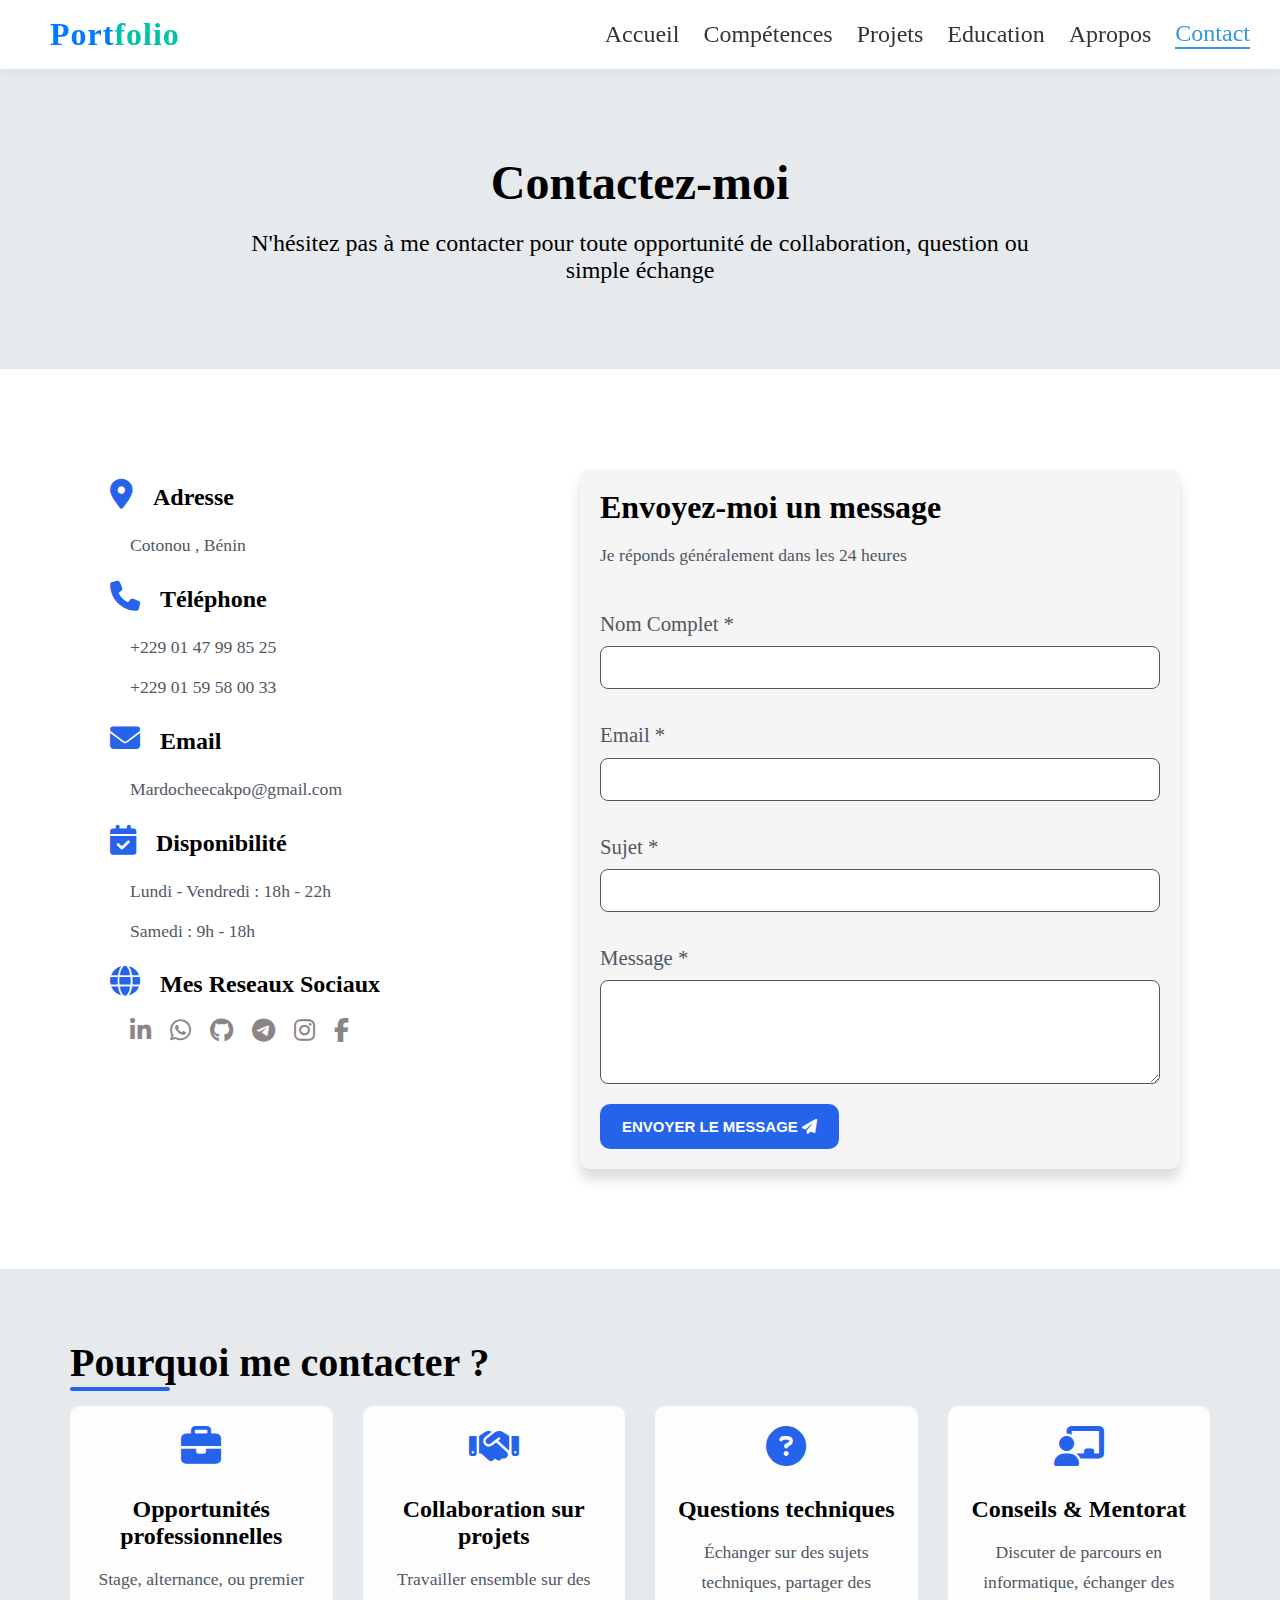
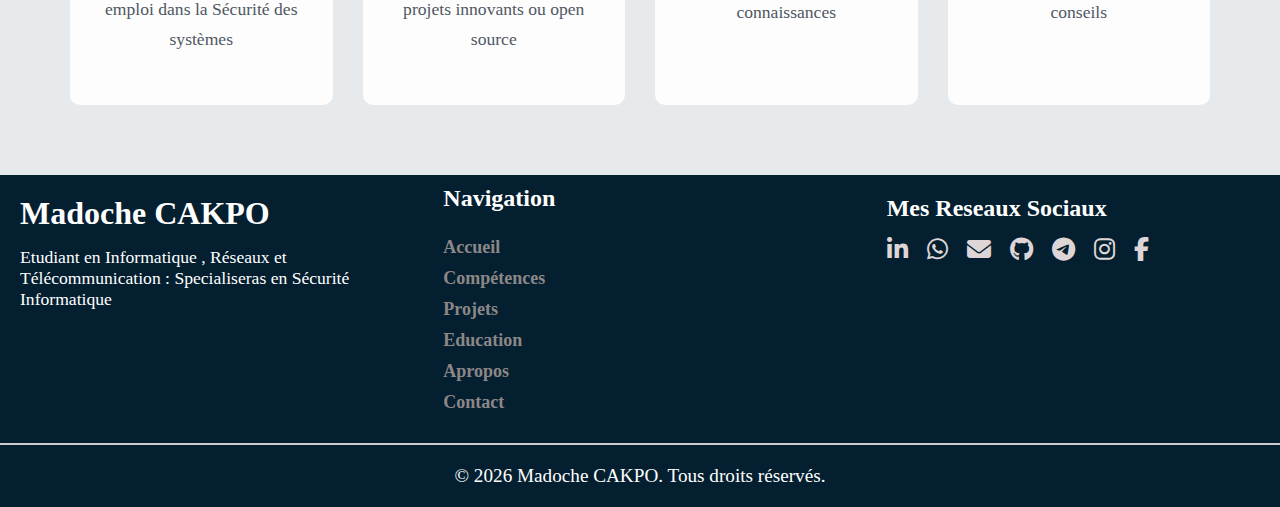
<file: contact.html>
<!DOCTYPE html>
<html lang="en">
<head>
    <meta charset="UTF-8">
    <meta name="viewport" content="width=device-width, initial-scale=1.0">
    <link rel="stylesheet" href="https://cdnjs.cloudflare.com/ajax/libs/font-awesome/6.5.1/css/all.min.css">
    <link rel="stylesheet" href="css/style.css">
    <link rel="stylesheet" href="css/contact.css">
    <title>Contact</title>
</head>
<body>
    <header class="entete">
        <div class="tete">
            <div class="gauche">Port<span>folio</span></div>
            <nav class="navig" id="navig">
                <a href="index.html">Accueil</a>
                <a href="competences.html">Compétences</a>
                <a href="projets.html">Projets</a>
                <a href="education.html">Education</a>
                <a href="apropos.html">Apropos</a>
                <a href="contact.html" class="active">Contact</a>
            </nav>
            <button class="menu" id="menu">☰</button>
        </div>
    </header>

    <main class="corp">
        <section class="titre_section">
            <h2>Contactez-moi</h2>
            <p>
                N'hésitez pas à me contacter pour toute opportunité de collaboration, question ou <br> simple échange
            </p>
        </section>

        <section class="cont_form">
            <div class="cont">
                <div class="info">
                    <h2><i class="fas fa-map-marker-alt"></i>Adresse</h2>
                    <p>Cotonou , Bénin</p>
                </div>
                <div class="info">
                    <h2><i class="fas fa-phone"></i>Téléphone</h2>
                    <p>+229 01 47 99 85 25</p>
                    <p>+229 01 59 58 00 33</p>
                </div>
                <div class="info">
                    <h2><i class="fas fa-envelope"></i>Email</h2>
                    <p>Mardocheecakpo@gmail.com</p>
                </div>
                <div class="info">
                    <h2><i class="fas fa-calendar-check"></i>Disponibilité</h2>
                    <p>Lundi - Vendredi : 18h - 22h</p>
                    <p>Samedi : 9h - 18h</p>
                </div>
                <div class="info">
                    <h2><i class="fa-solid fa-globe"></i>Mes Reseaux Sociaux</h2>
                    <div class="Rlien">
                        <a href="https://www.linkedin.com/in/mardoch%C3%A9e-cakpo-910995337?utm_source=share&utm_campaign=share_via&utm_content=profile&utm_medium=android_app"><i class="fab fa-linkedin-in"></i></a>
                        <a href="https://wa.me/qr/Q6IBNPX7HH4QM1"><i class="fab fa-whatsapp"></i></a>
                        <a href="https://github.com/mardoche-ckp"><i class="fab fa-github"></i></i></a>
                        <a href="https://t.me/+22947998525"><i class="fa-brands fa-telegram"></i></a>
                        <a href="https://www.instagram.com/cakpo_mardochee?igsh=aDc3M3Y5eDZ5cnNx"><i class="fab fa-instagram"></i></a>
                        <a href="#"><i class="fab fa-facebook-f"></i></a>
                    </div>
                </div>
            </div>

            <div class="form" >
                <form action="https://formspree.io/f/mwvbbjej" method="POST" class="formulaire" id="formulaire">
                    <h2>Envoyez-moi un message</h2>
                    <p>Je réponds généralement dans les 24 heures</p>
                    <label for="nom">Nom Complet *</label>
                    <input type="text" id="nom" name="nom" required><br>

                    <label for="email">Email *</label>
                    <input type="email" id="email" name="email" required><br>

                    <label for="sujet">Sujet *</label>
                    <input type="text" id="sujet" name="sujet" required><br>

                    <label for="message">Message *</label>
                    <textarea name="message" id="message" required></textarea>

                    <div class="soumettre">
                        <button type="submit">ENVOYER LE MESSAGE                <i class="fas fa-paper-plane"></i></button>
                    </div>
                </form>
            </div>

        </section>

        <section id="transversles" class="transversles">
            <h2>Pourquoi me contacter ?</h2>
            <div class="conteneur_cpt_trans">
                <div class="cpt_trans">
                    <i class="fas fa-briefcase"></i> 
                    <h3>Opportunités professionnelles</h3>
                    <p>Stage, alternance, ou premier emploi dans la Sécurité des systèmes
                    </p>
                </div>
                <div class="cpt_trans">
                    <i class="fas fa-handshake"></i>
                    <h3>Collaboration sur projets</h3>
                    <p>Travailler ensemble sur des projets innovants ou open source
                    </p>
                </div>
                <div class="cpt_trans">
                    <i class="fas fa-question-circle"></i>
                    <h3>Questions techniques</h3>
                    <p>Échanger sur des sujets techniques, partager des connaissances
                    </p>
                </div>
                <div class="cpt_trans">
                    <i class="fas fa-chalkboard-teacher"></i> 
                    <h3>Conseils & Mentorat</h3>
                    <p>Discuter de parcours en informatique, échanger des conseils
                    </p>
                </div>
            </div>
        </section>

    </main>

    <footer class="pied">
            <section class="dls">
                <div class="courte_description">
                    <div class="nom"><h2>Madoche CAKPO</h2></div>
                    <div class="filiere"><p>Etudiant en Informatique , Réseaux et Télécommunication :
                        Specialiseras en Sécurité Informatique</p>
                    </div> 
                </div>
                <div class="navigation">
                    <h4>Navigation</h4>
                    <a href="index.html" >Accueil</a>
                    <a href="competences.html">Compétences</a>
                    <a href="projets.html">Projets</a>
                    <a href="education.html">Education</a>
                    <a href="apropos.html">Apropos</a>
                    <a href="contact.html">Contact</a>
                </div>
                <div class="sociaux">
                    <h4>Mes Reseaux Sociaux</h4>
                    <div class="lien">
                        <a href="https://www.linkedin.com/in/mardoch%C3%A9e-cakpo-910995337?utm_source=share&utm_campaign=share_via&utm_content=profile&utm_medium=android_app"><i class="fab fa-linkedin-in"></i></a>
                        <a href="https://wa.me/qr/Q6IBNPX7HH4QM1"><i class="fab fa-whatsapp"></i></a>
                        <a href="mailto:mardochecakpo@gmail.com"><i class="fas fa-envelope"></i></a>
                        <a href="https://github.com/mardoche-ckp"><i class="fab fa-github"></i></i></a>
                        <a href="https://t.me/+22947998525"><i class="fa-brands fa-telegram"></i></a>
                        <a href="https://www.instagram.com/cakpo_mardochee?igsh=aDc3M3Y5eDZ5cnNx"><i class="fab fa-instagram"></i></a>
                        <a href="#"><i class="fab fa-facebook-f"></i></a>
                    </div>
                </div>
            </section>
            <section class="auteur">
                <p>© 2026 Madoche CAKPO. Tous droits réservés.</p>
            </section>
        
    </footer>
    <script src="js/scripts.js"></script>
    <script src="js/contact.js"></script>
</body>
</html>
</file>
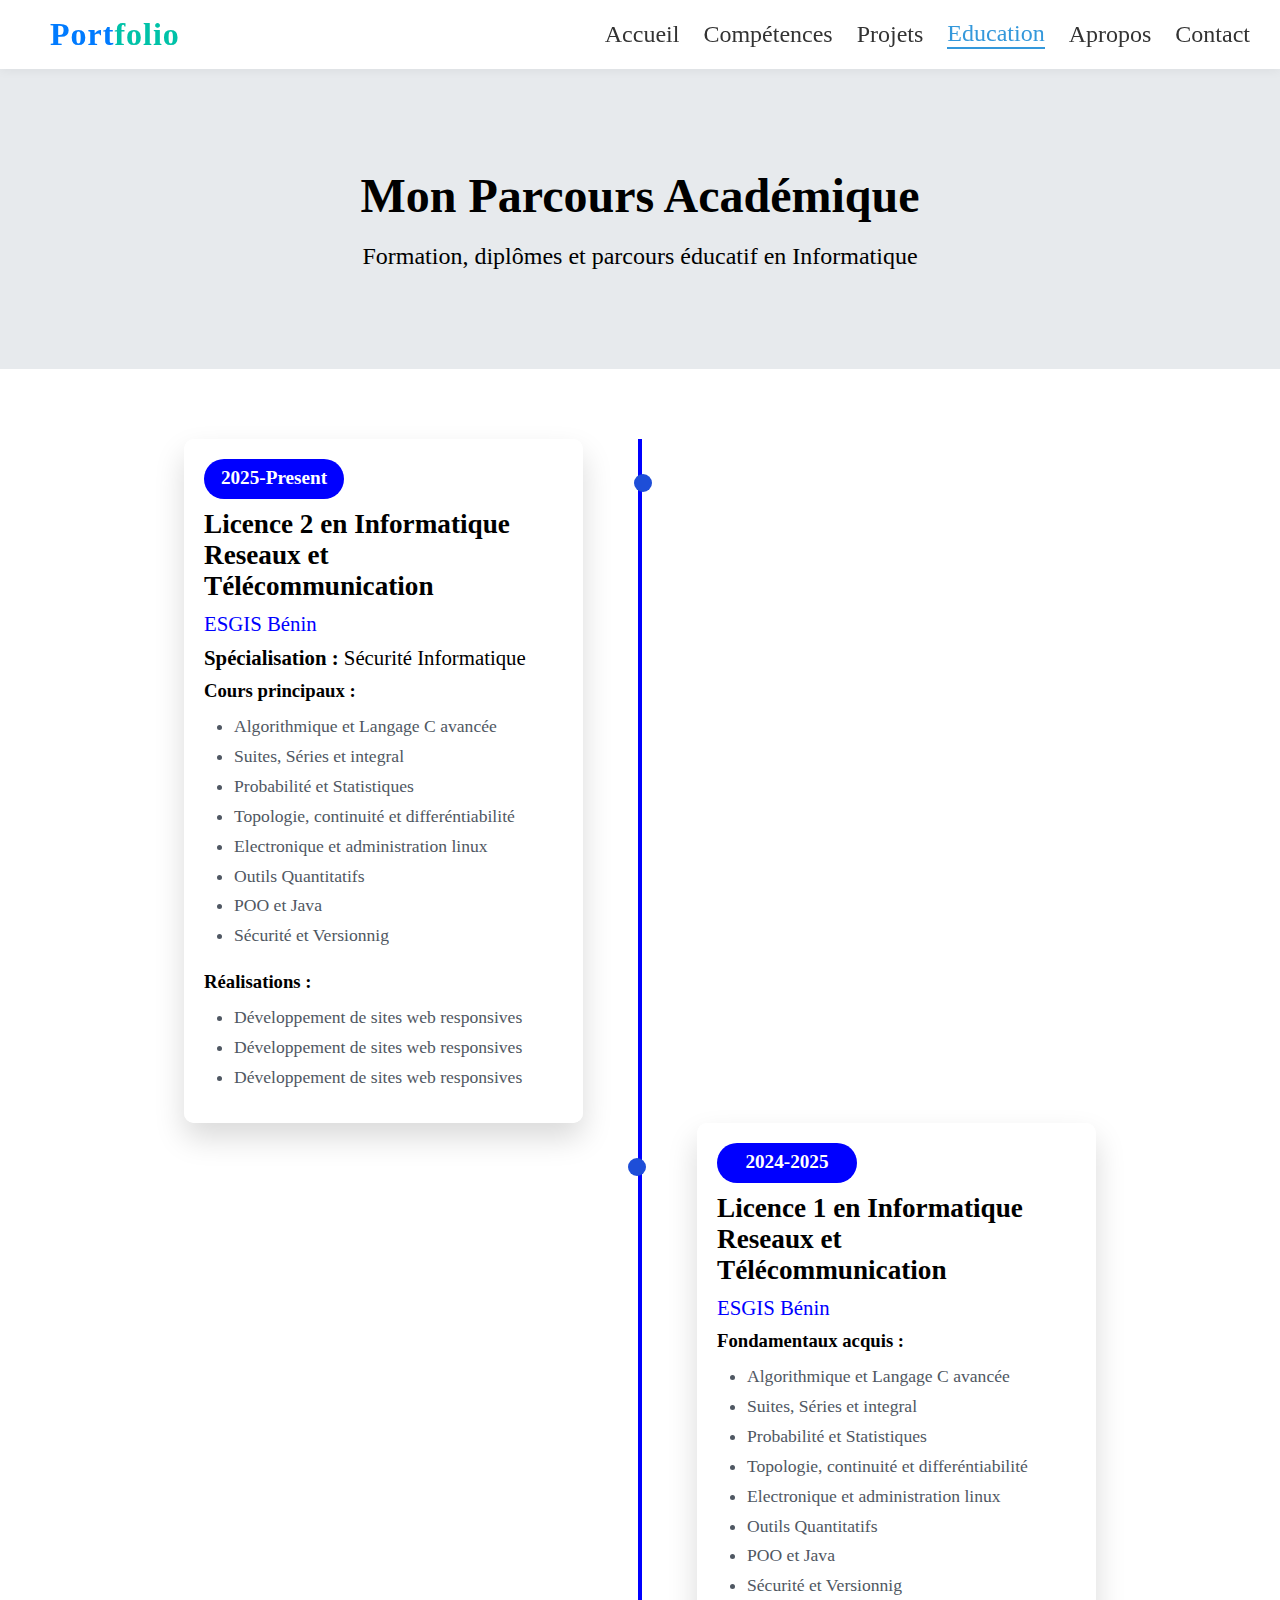
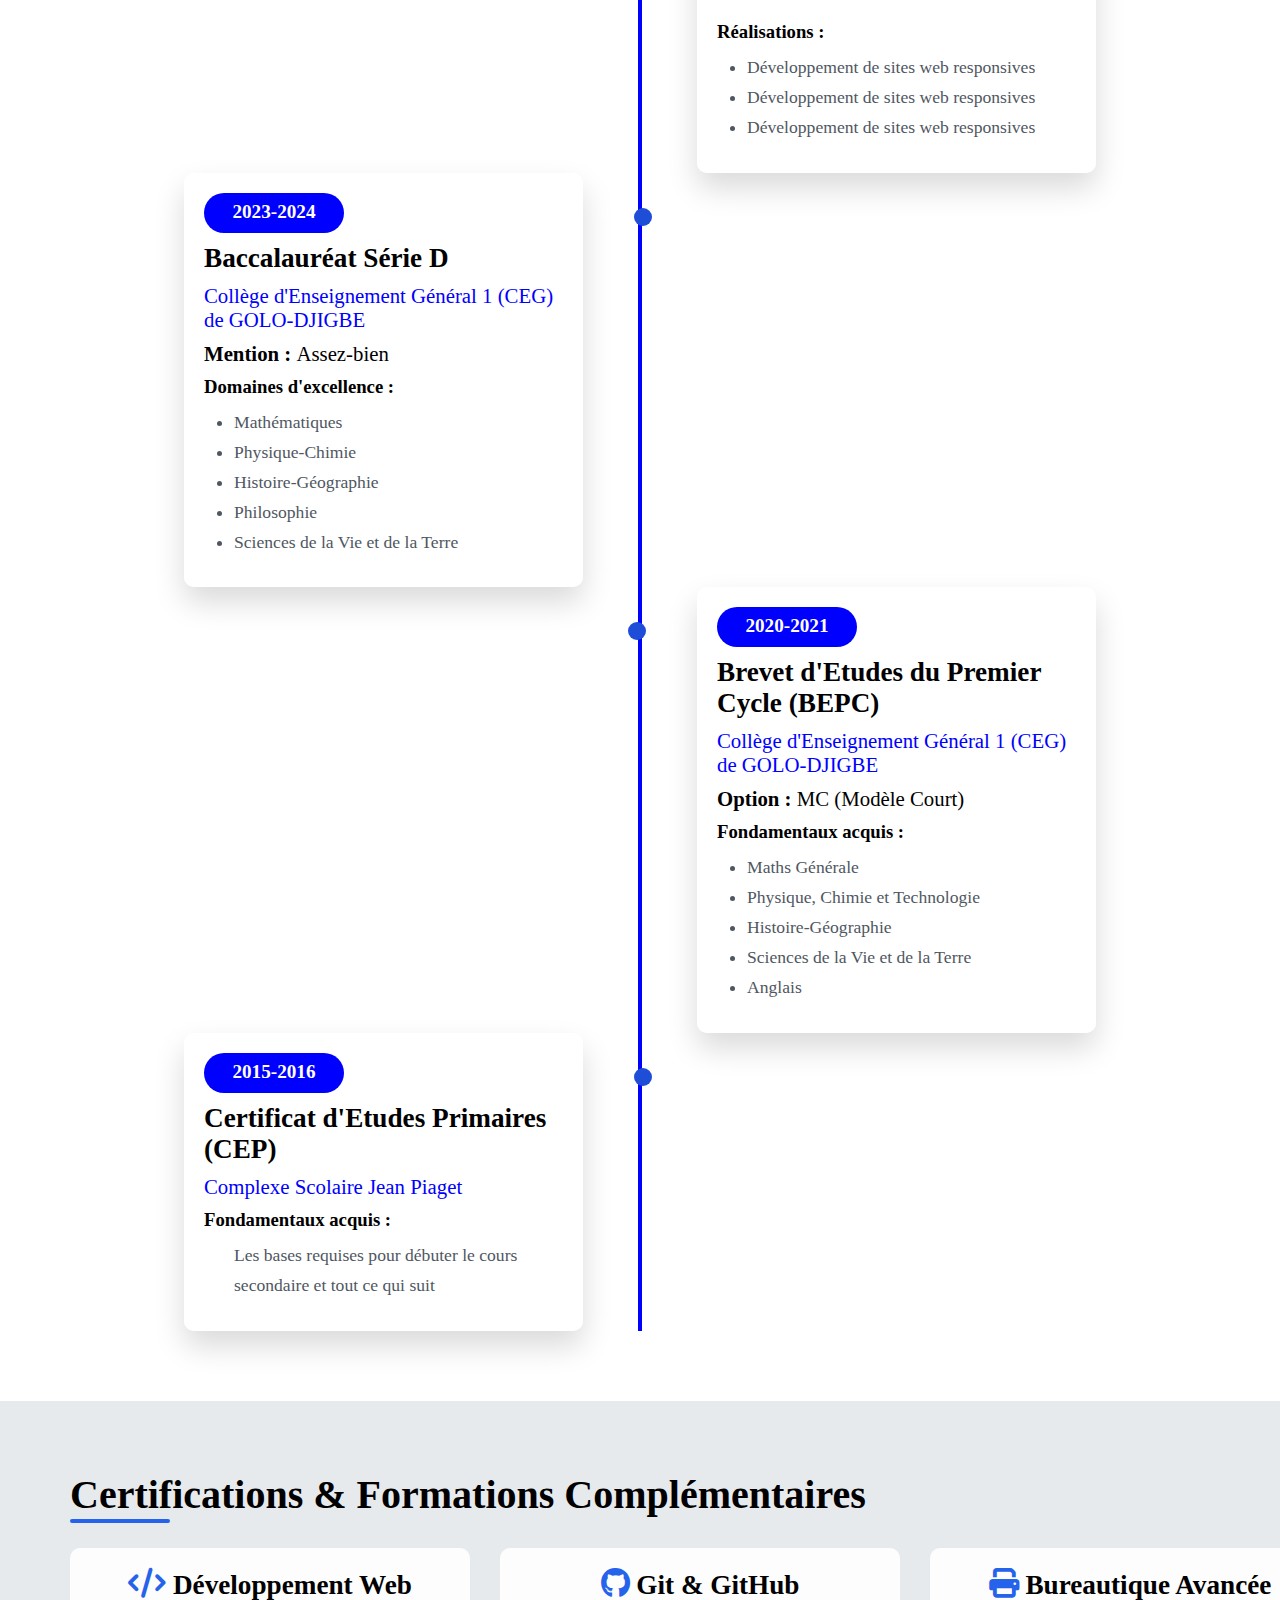
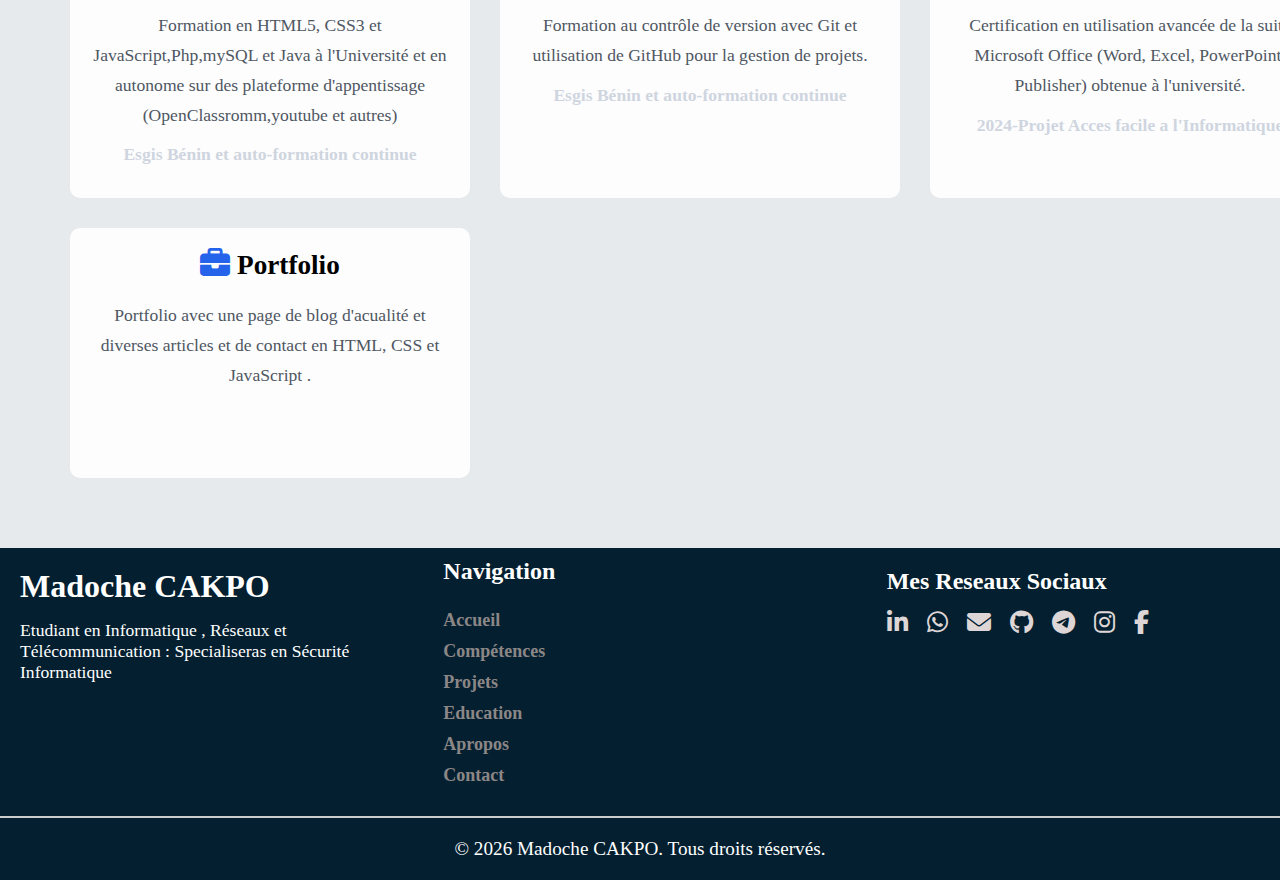
<file: education.html>
<!DOCTYPE html>
<html lang="en">
<head>
    <meta charset="UTF-8">
    <meta name="viewport" content="width=device-width, initial-scale=1.0">
    <link rel="stylesheet" href="https://cdnjs.cloudflare.com/ajax/libs/font-awesome/6.5.1/css/all.min.css">
    <link rel="stylesheet" href="css/style.css">
    <link rel="stylesheet" href="css/education.css">
    <title>Education</title>
</head>
<body>
    <header class="entete">
        <div class="tete">
            <div class="gauche">Port<span>folio</span></div>
            <nav class="navig" id="navig">
                <a href="index.html">Accueil</a>
                <a href="competences.html">Compétences</a>
                <a href="projets.html">Projets</a>
                <a href="education.html" class="active">Education</a>
                <a href="apropos.html">Apropos</a>
                <a href="contact.html">Contact</a>
            </nav>
            <button class="menu" id="menu">☰</button>
        </div>
    </header>

    <main class="corp">
        <section class="titre_section">
            <h2>Mon Parcours Académique</h2>
            <p>Formation, diplômes et parcours éducatif en Informatique</p>
        </section>

        <section class="education">
            <div class="cursus">
                <div class="diplome">
                    <div class="annee">2025-Present</div>
                    <h2>Licence 2 en Informatique Reseaux et Télécommunication</h2>
                    <p class="ecole">ESGIS Bénin</p>
                    <p><strong>Spécialisation : </strong>Sécurité Informatique</p>
                    <div class="cours">
                        <h3>Cours principaux :</h3>
                        <ul>
                            <li>Algorithmique et Langage C avancée</li>
                            <li>Suites, Séries et integral</li>
                            <li>Probabilité et Statistiques</li>
                            <li>Topologie, continuité et differéntiabilité</li>
                            <li>Electronique et administration linux</li>
                            <li>Outils Quantitatifs</li>
                            <li>POO et Java</li>
                            <li>Sécurité et Versionnig</li>
                        </ul>
                    </div>
                    <div class="realisation">
                        <h3>Réalisations :</h3>
                        <ul>
                            <li>Développement de sites web responsives</li>
                            <li>Développement de sites web responsives</li>
                            <li>Développement de sites web responsives</li>
                        </ul>
                    </div>
                </div>

                <div class="diplome">
                    <div class="annee">2024-2025</div>
                    <h2>Licence 1 en Informatique Reseaux et Télécommunication</h2>
                    <p class="ecole">ESGIS Bénin</p>
                    <div class="cours">
                        <h3>Fondamentaux acquis :</h3>
                        <ul>
                            <li>Algorithmique et Langage C avancée</li>
                            <li>Suites, Séries et integral</li>
                            <li>Probabilité et Statistiques</li>
                            <li>Topologie, continuité et differéntiabilité</li>
                            <li>Electronique et administration linux</li>
                            <li>Outils Quantitatifs</li>
                            <li>POO et Java</li>
                            <li>Sécurité et Versionnig</li>
                        </ul>
                    </div>
                    <div class="realisation">
                        <h3>Réalisations :</h3>
                        <ul>
                            <li>Développement de sites web responsives</li>
                            <li>Développement de sites web responsives</li>
                            <li>Développement de sites web responsives</li>
                        </ul>
                    </div>
                </div>

                <div class="diplome">
                    <div class="annee">2023-2024</div>
                    <h2>Baccalauréat Série D</h2>
                    <p class="ecole">Collège d'Enseignement Général 1 (CEG) de GOLO-DJIGBE </p>
                    <p><strong>Mention : </strong> Assez-bien</p>
                    <div class="cours">
                        <h3>Domaines d'excellence :</h3>
                        <ul>
                            <li>Mathématiques</li>
                            <li>Physique-Chimie</li>
                            <li>Histoire-Géographie</li>
                            <li>Philosophie</li>
                            <li>Sciences de la Vie et de la Terre</li>
                        </ul>
                    </div>
                </div>

                <div class="diplome">
                    <div class="annee">2020-2021</div>
                    <h2>Brevet d'Etudes du Premier Cycle (BEPC)</h2>
                    <p class="ecole">Collège d'Enseignement Général 1 (CEG) de GOLO-DJIGBE </p>
                    <p><strong>Option : </strong>  MC (Modèle Court)</p>
                    <div class="cours">
                        <h3>Fondamentaux acquis :</h3>
                        <ul>
                            <li>Maths Générale</li>
                            <li>Physique, Chimie et Technologie</li>
                            <li>Histoire-Géographie</li>
                            <li>Sciences de la Vie et de la Terre</li>
                            <li>Anglais</li>
                        </ul>
                    </div>
                </div>

                <div class="diplome">
                    <div class="annee">2015-2016</div>
                    <h2>Certificat d'Etudes Primaires (CEP)</h2>
                    <p class="ecole">Complexe Scolaire Jean Piaget </p>
                    <div class="cours">
                        <h3>Fondamentaux acquis :</h3>
                        <p>Les bases requises pour débuter le cours secondaire et tout ce qui suit </p>
                    </div>
                </div>
            </div>
        </section>

        <section  class="objectifs_ac">
            <h2>Certifications & Formations Complémentaires</h2>
            <div class="conteneur_obj">
                <div class="cpt_obj">
                    <h3><i class="fas fa-code"></i> Développement Web</h3>
                    <p> Formation en HTML5, CSS3 et JavaScript,Php,mySQL et Java à l'Université 
                        et en autonome sur des plateforme d'appentissage (OpenClassromm,youtube et autres)
                    </p>
                    <h4>Esgis Bénin et auto-formation continue</h4>
                </div>
                <div class="cpt_obj">
                    <h3><i class="fa-brands fa-github"></i> Git & GitHub</h3>
                    <p> Formation au contrôle de version avec Git et utilisation de GitHub pour la gestion de projets.
                    </p>
                    <h4>Esgis Bénin et auto-formation continue</h4>
                </div>
                <div class="cpt_obj">
                    <h3><i class="fas fa-print"></i> Bureautique Avancée</h3>
                    <p>Certification en utilisation avancée de la suite Microsoft Office 
                        (Word, Excel, PowerPoint, Publisher) obtenue à l'université.</p>
                    <h4>2024-Projet Acces facile a l'Informatique</h4>
                </div>
                <div class="cpt_obj">
                    <h3><i class="fa-solid fa-briefcase"></i> Portfolio</h3>
                    <h5></h5>
                    <p> Portfolio avec une page de blog d'acualité et diverses articles
                         et de contact en HTML, CSS et JavaScript .
                    </p>
                </div>
            </div>
        </section>
    </main>

    <footer class="pied">
            <section class="dls">
                <div class="courte_description">
                    <div class="nom"><h2>Madoche CAKPO</h2></div>
                    <div class="filiere"><p>Etudiant en Informatique , Réseaux et Télécommunication :
                        Specialiseras en Sécurité Informatique</p>
                    </div>
                </div>
                <div class="navigation">
                    <h4>Navigation</h4>
                    <a href="index.html" >Accueil</a>
                    <a href="competences.html">Compétences</a>
                    <a href="projets.html">Projets</a>
                    <a href="education.html">Education</a>
                    <a href="apropos.html">Apropos</a>
                    <a href="contact.html">Contact</a>
                </div>
                <div class="sociaux">
                    <h4>Mes Reseaux Sociaux</h4>
                    <div class="lien">
                        <a href="https://www.linkedin.com/in/mardoch%C3%A9e-cakpo-910995337?utm_source=share&utm_campaign=share_via&utm_content=profile&utm_medium=android_app"><i class="fab fa-linkedin-in"></i></a>
                        <a href="https://wa.me/qr/Q6IBNPX7HH4QM1"><i class="fab fa-whatsapp"></i></a>
                        <a href="mailto:mardochecakpo@gmail.com"><i class="fas fa-envelope"></i></a>
                        <a href="https://github.com/mardoche-ckp"><i class="fab fa-github"></i></i></a>
                        <a href="https://t.me/+22947998525"><i class="fa-brands fa-telegram"></i></a>
                        <a href="https://www.instagram.com/cakpo_mardochee?igsh=aDc3M3Y5eDZ5cnNx"><i class="fab fa-instagram"></i></a>
                        <a href="#"><i class="fab fa-facebook-f"></i></a>
                    </div>
                </div>
            </section>
            <section class="auteur">
                <p>© 2026 Madoche CAKPO. Tous droits réservés.</p>
            </section>
        
    </footer>
    <script src="js/scripts.js"></script>
</body>
</html>
</file>
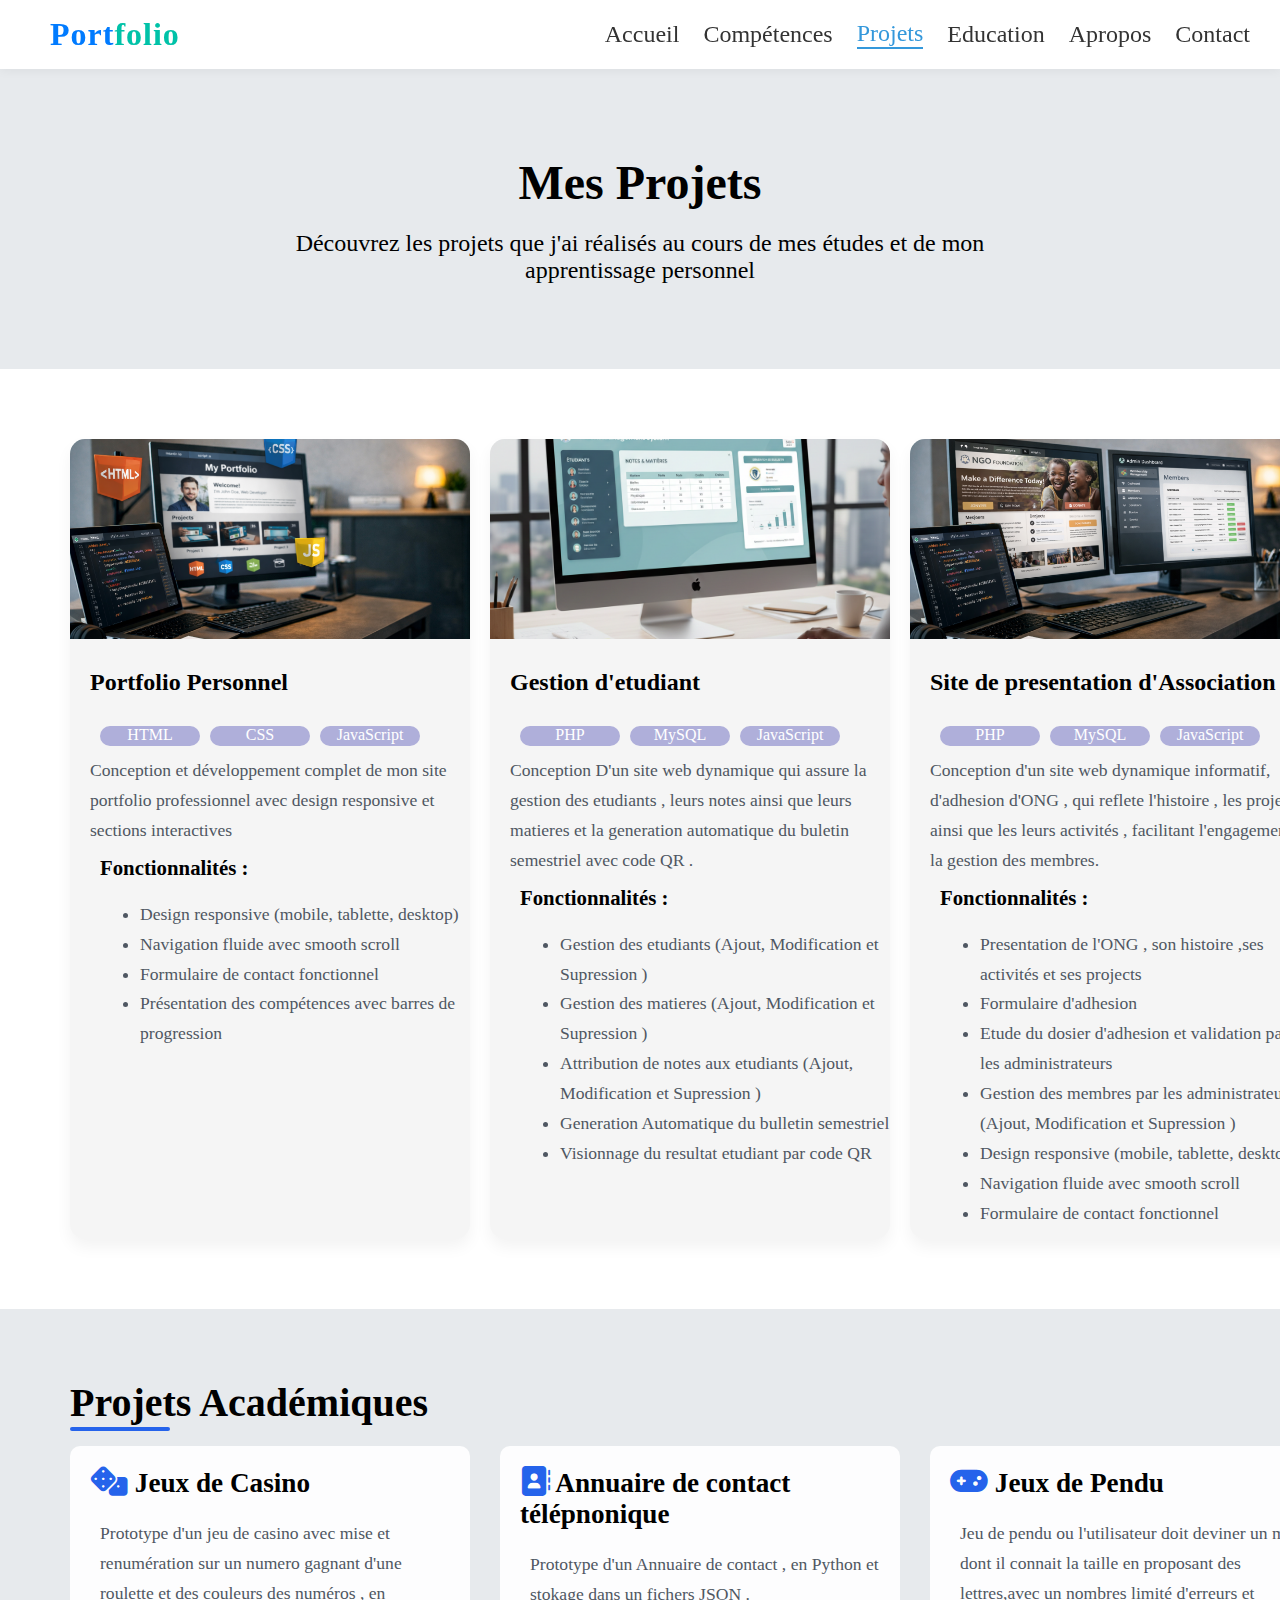
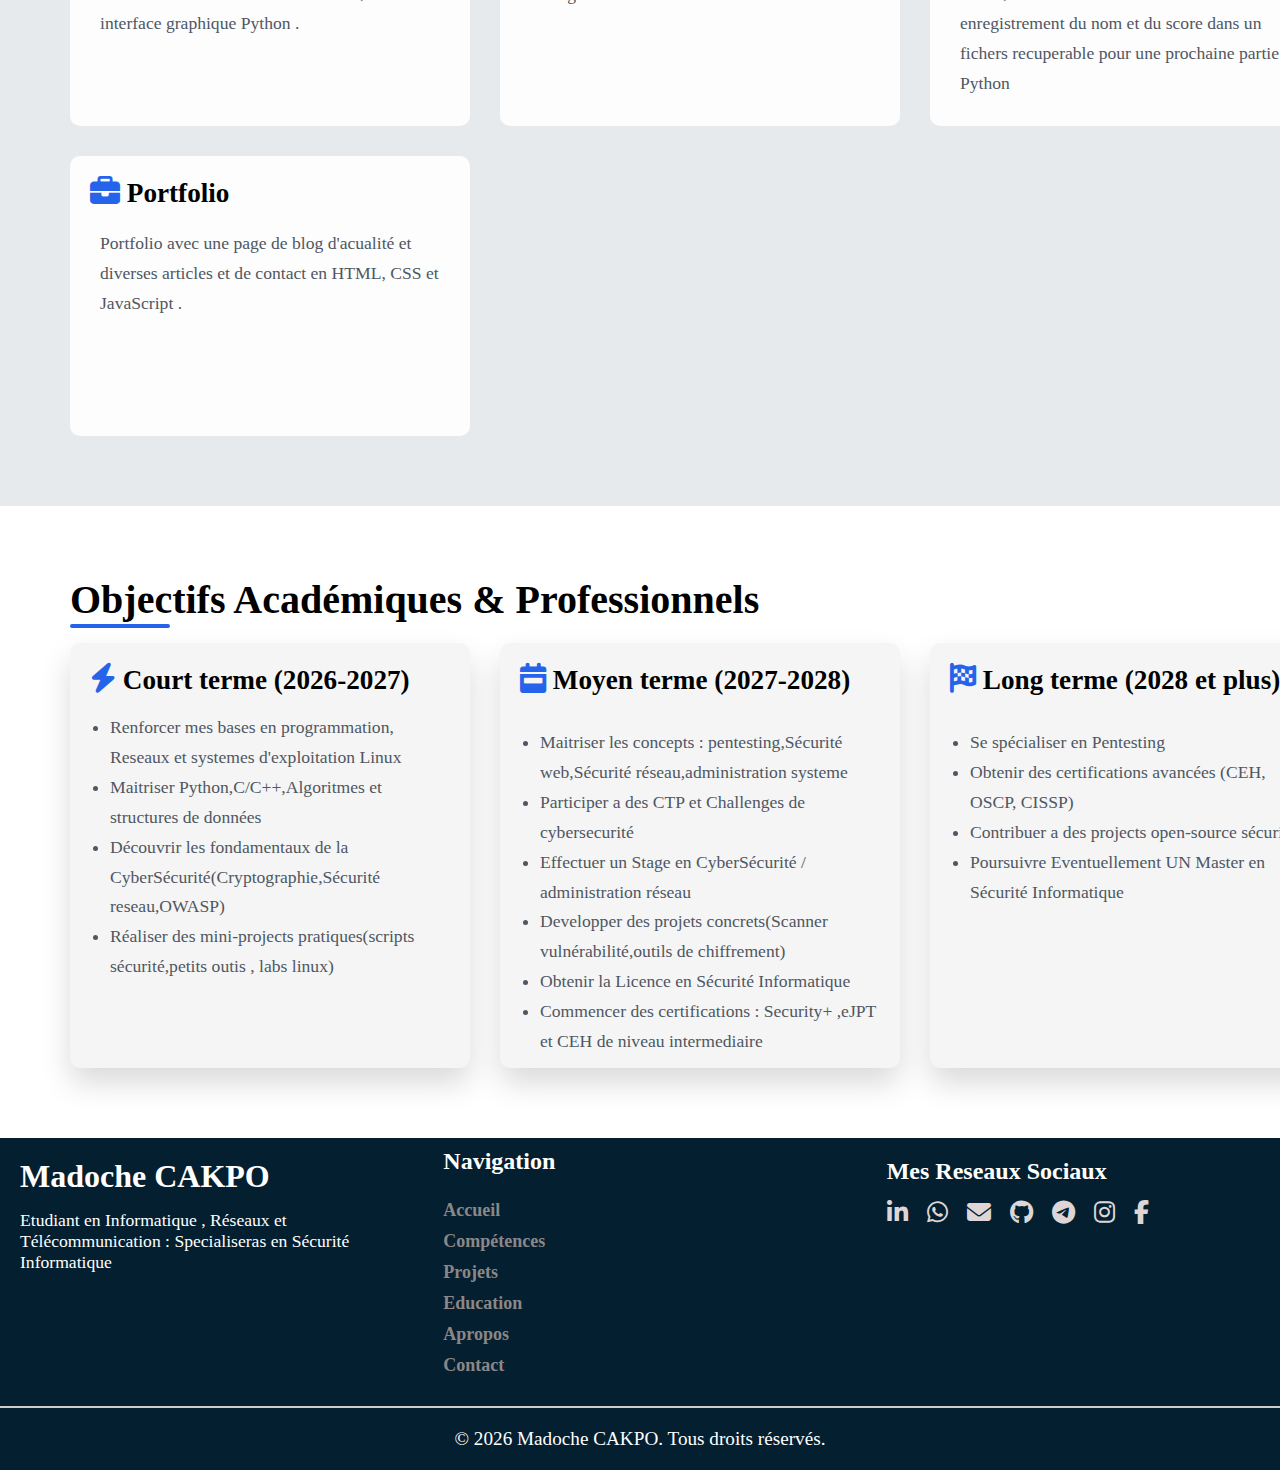
<file: projets.html>
<!DOCTYPE html>
<html lang="en">
<head>
    <meta charset="UTF-8">
    <meta name="viewport" content="width=device-width, initial-scale=1.0">
    <link rel="stylesheet" href="https://cdnjs.cloudflare.com/ajax/libs/font-awesome/6.5.1/css/all.min.css">
    <link rel="stylesheet" href="css/style.css">
    <link rel="stylesheet" href="css/projet.css">
    <title>Projets</title>
</head>
<body>
    <header class="entete">
        <div class="tete">
            <div class="gauche">Port<span>folio</span></div>
            <nav class="navig" id="navig">
                <a href="index.html">Accueil</a>
                <a href="competences.html">Compétences</a>
                <a href="projets.html" class="active">Projets</a>
                <a href="education.html">Education</a>
                <a href="apropos.html">Apropos</a>
                <a href="contact.html">Contact</a>
            </nav>
            <button class="menu" id="menu">☰</button>
        </div>
    </header>

    <main class="corp">
        <section class="titre_section">
            <h2>Mes Projets</h2>
            <p>
                Découvrez les projets que j'ai réalisés au cours de mes études et de mon <br> apprentissage personnel
            </p>
        </section>

        <section class="projets">
            <div class="conteneur">
                <div class="projet">
                    <img  class="image_projet" src="images/p.png" alt="tof de projet">
                    <h3>Portfolio Personnel</h3>
                    <div class="language_prog">
                        <div>HTML</div>
                        <div>CSS</div>
                        <div>JavaScript</div>
                    </div>
                    <p>
                        Conception et développement complet de mon site portfolio professionnel 
                        avec design responsive et sections interactives
                    </p>
                    <div class="fonction">
                        <h4>Fonctionnalités :</h4>
                        <ul>
                            <li>Design responsive (mobile, tablette, desktop)</li>
                            <li>Navigation fluide avec smooth scroll</li>
                            <li>Formulaire de contact fonctionnel</li>
                            <li>Présentation des compétences avec barres de progression</li>
                        </ul>
                    </div>
                </div>

                <div class="projet">
                    <img  class="image_projet" src="images/go.png" alt="tof de projet">
                    <h3>Gestion d'etudiant</h3>
                    <div class="language_prog">
                        <div>PHP</div>
                        <div>MySQL</div>
                        <div>JavaScript</div>
                    </div>
                    <p>
                        Conception D'un site web dynamique qui assure la gestion des etudiants ,
                        leurs notes ainsi que leurs matieres et la generation automatique du buletin
                        semestriel avec code QR .
                    </p>
                    <div class="fonction">
                        <h4>Fonctionnalités :</h4>
                        <ul>
                            <li>Gestion des etudiants (Ajout, Modification et Supression )</li>
                            <li>Gestion des matieres (Ajout, Modification et Supression )</li>
                            <li>Attribution de notes aux etudiants (Ajout, Modification et Supression )</li>
                            <li>Generation Automatique du bulletin semestriel</li>
                            <li>Visionnage du resultat etudiant par code QR</li>
                        </ul>
                    </div>
                </div>

                <div class="projet">
                    <img  class="image_projet" src="images/ge.png" alt="tof de projet">
                    <h3>Site de presentation d'Association</h3>
                    <div class="language_prog">
                        <div>PHP</div>
                        <div>MySQL</div>
                        <div>JavaScript</div>
                    </div>
                    <p>
                        Conception d'un site web dynamique informatif, d'adhesion  d'ONG ,
                         qui reflete l'histoire , les projets ainsi que les leurs activités , facilitant l'engagement
                         et la gestion des membres.
                    </p>
                    <div class="fonction">
                        <h4>Fonctionnalités :</h4>
                        <ul>
                            <li>Presentation de l'ONG , son histoire ,ses activités et ses projects</li>
                            <li>Formulaire d'adhesion </li>
                            <li>Etude du dosier d'adhesion et validation par les administrateurs </li>
                            <li>Gestion des membres par les administrateurs (Ajout, Modification et Supression )</li>
                            <li>Design responsive (mobile, tablette, desktop)</li>
                            <li>Navigation fluide avec smooth scroll</li>
                            <li>Formulaire de contact fonctionnel</li>
                        </ul>
                    </div>  
                </div>
            </div>
        </section>

        <section  class="objectifs_ac">
            <h2>Projets Académiques</h2>
            <div class="conteneur_obj">
                <div class="cpt_obj">
                    <h3><i class="fa-solid fa-dice"></i> Jeux de Casino</h3>
                    <h5></h5>
                    <p> Prototype d'un jeu de casino avec mise et renumération sur un numero gagnant
                        d'une roulette et des couleurs des numéros , en interface graphique Python .
                    </p>
                </div>
                <div class="cpt_obj">
                    <h3><i class="fa-solid fa-address-book"></i> Annuaire de contact télépnonique</h3>
                    <h5></h5>
                    <p> Prototype d'un Annuaire de contact , en Python et stokage dans un fichers JSON .
                    </p>
                </div>
                <div class="cpt_obj">
                    <h3><i class="fa-solid fa-gamepad"></i> Jeux de Pendu</h3>
                    <h5></h5>
                    <p> Jeu de pendu ou l'utilisateur  doit deviner un mot dont il connait la taille en
                        proposant des lettres,avec un nombres limité d'erreurs et enregistrement du nom
                        et du score dans un fichers recuperable pour une prochaine partie , en Python
                    </p>
                </div>
                <div class="cpt_obj">
                    <h3><i class="fa-solid fa-briefcase"></i> Portfolio</h3>
                    <h5></h5>
                    <p> Portfolio avec une page de blog d'acualité et diverses articles
                         et de contact en HTML, CSS et JavaScript .
                    </p>
                </div>
            </div>
        </section>

        <section  class="objectifs_pro">
            <h2>Objectifs Académiques & Professionnels</h2>
            <div class="conteneur_cpt">
                <div class="cpt_trans">
                    <h3><i class="fa-solid fa-bolt"></i> Court terme (2026-2027)</h3>
                    <ul>
                        <li>Renforcer mes bases en programmation, Reseaux et systemes d'exploitation Linux</li>
                        <li>Maitriser Python,C/C++,Algoritmes et structures de données</li>
                        <li>Découvrir les fondamentaux de la CyberSécurité(Cryptographie,Sécurité reseau,OWASP)</li>
                        <li>Réaliser des mini-projects pratiques(scripts sécurité,petits outis , labs linux)</li>
                    </ul>
                </div>
                <div class="cpt_trans">
                    <h3><i class="fa-solid fa-calendar-week"></i> Moyen terme (2027-2028)</h3>
                    <p>
                        <ul>
                            <li>Maitriser les concepts : pentesting,Sécurité web,Sécurité réseau,administration systeme</li>
                            <li>Participer a des CTP et Challenges de cybersecurité</li>
                            <li>Effectuer un Stage en CyberSécurité / administration réseau</li>
                            <li>Developper des projets concrets(Scanner vulnérabilité,outils de chiffrement)</li>
                            <li>Obtenir la Licence en Sécurité Informatique</li>
                            <li>Commencer des certifications : Security+ ,eJPT et CEH de niveau intermediaire</li>
                        </ul>
                    </p>
                </div>
                <div class="cpt_trans">
                    <h3><i class="fa-solid fa-flag-checkered"></i>  Long terme (2028 et plus)</h3>
                    <p>
                        <ul>
                            <li>Se spécialiser en Pentesting </li>
                            <li>Obtenir des certifications avancées (CEH, OSCP, CISSP)</li>
                            <li>Contribuer a des projects open-source sécurité</li>
                            <li>Poursuivre Eventuellement UN Master en Sécurité Informatique</li>
                        </ul>
                    </p>
                </div>
            </div>
        </section>
    </main>

    <footer class="pied">
            <section class="dls">
                <div class="courte_description">
                    <div class="nom"><h2>Madoche CAKPO</h2></div>
                    <div class="filiere"><p>Etudiant en Informatique , Réseaux et Télécommunication :
                        Specialiseras en Sécurité Informatique</p>
                    </div>
                </div>
                <div class="navigation">
                    <h4>Navigation</h4>
                    <a href="index.html" >Accueil</a>
                    <a href="competences.html">Compétences</a>
                    <a href="projets.html">Projets</a>
                    <a href="education.html">Education</a>
                    <a href="apropos.html">Apropos</a>
                    <a href="contact.html">Contact</a>
                </div>
                <div class="sociaux">
                    <h4>Mes Reseaux Sociaux</h4>
                    <div class="lien">
                        <a href="https://www.linkedin.com/in/mardoch%C3%A9e-cakpo-910995337?utm_source=share&utm_campaign=share_via&utm_content=profile&utm_medium=android_app"><i class="fab fa-linkedin-in"></i></a>
                        <a href="https://wa.me/qr/Q6IBNPX7HH4QM1"><i class="fab fa-whatsapp"></i></a>
                        <a href="mailto:mardochecakpo@gmail.com"><i class="fas fa-envelope"></i></a>
                        <a href="https://github.com/mardoche-ckp"><i class="fab fa-github"></i></i></a>
                        <a href="https://t.me/+22947998525"><i class="fa-brands fa-telegram"></i></a>
                        <a href="https://www.instagram.com/cakpo_mardochee?igsh=aDc3M3Y5eDZ5cnNx"><i class="fab fa-instagram"></i></a>
                        <a href="#"><i class="fab fa-facebook-f"></i></a>
                    </div>
                </div>
            </section>
            <section class="auteur">
                <p>© 2026 Madoche CAKPO. Tous droits réservés.</p>
            </section>
        
    </footer>
    <script src="js/scripts.js"></script>
</body>
</html>
</file>
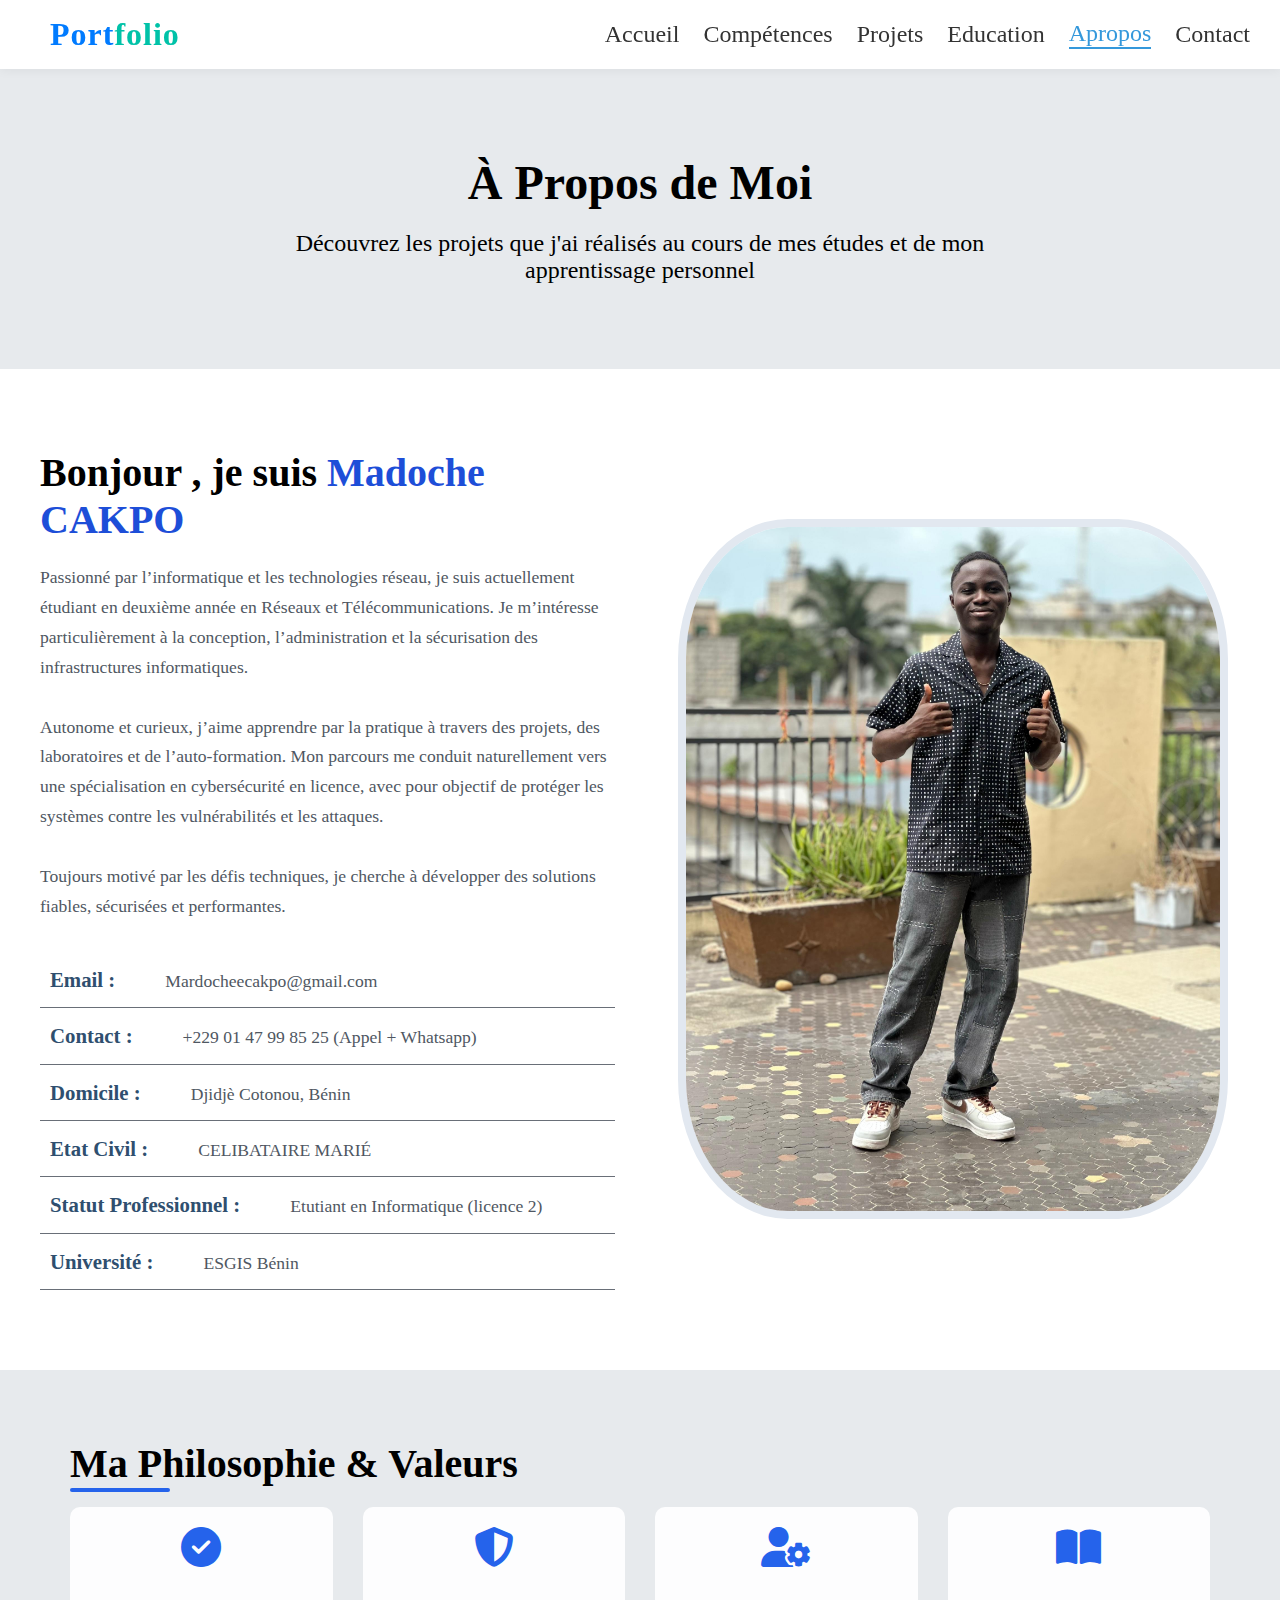
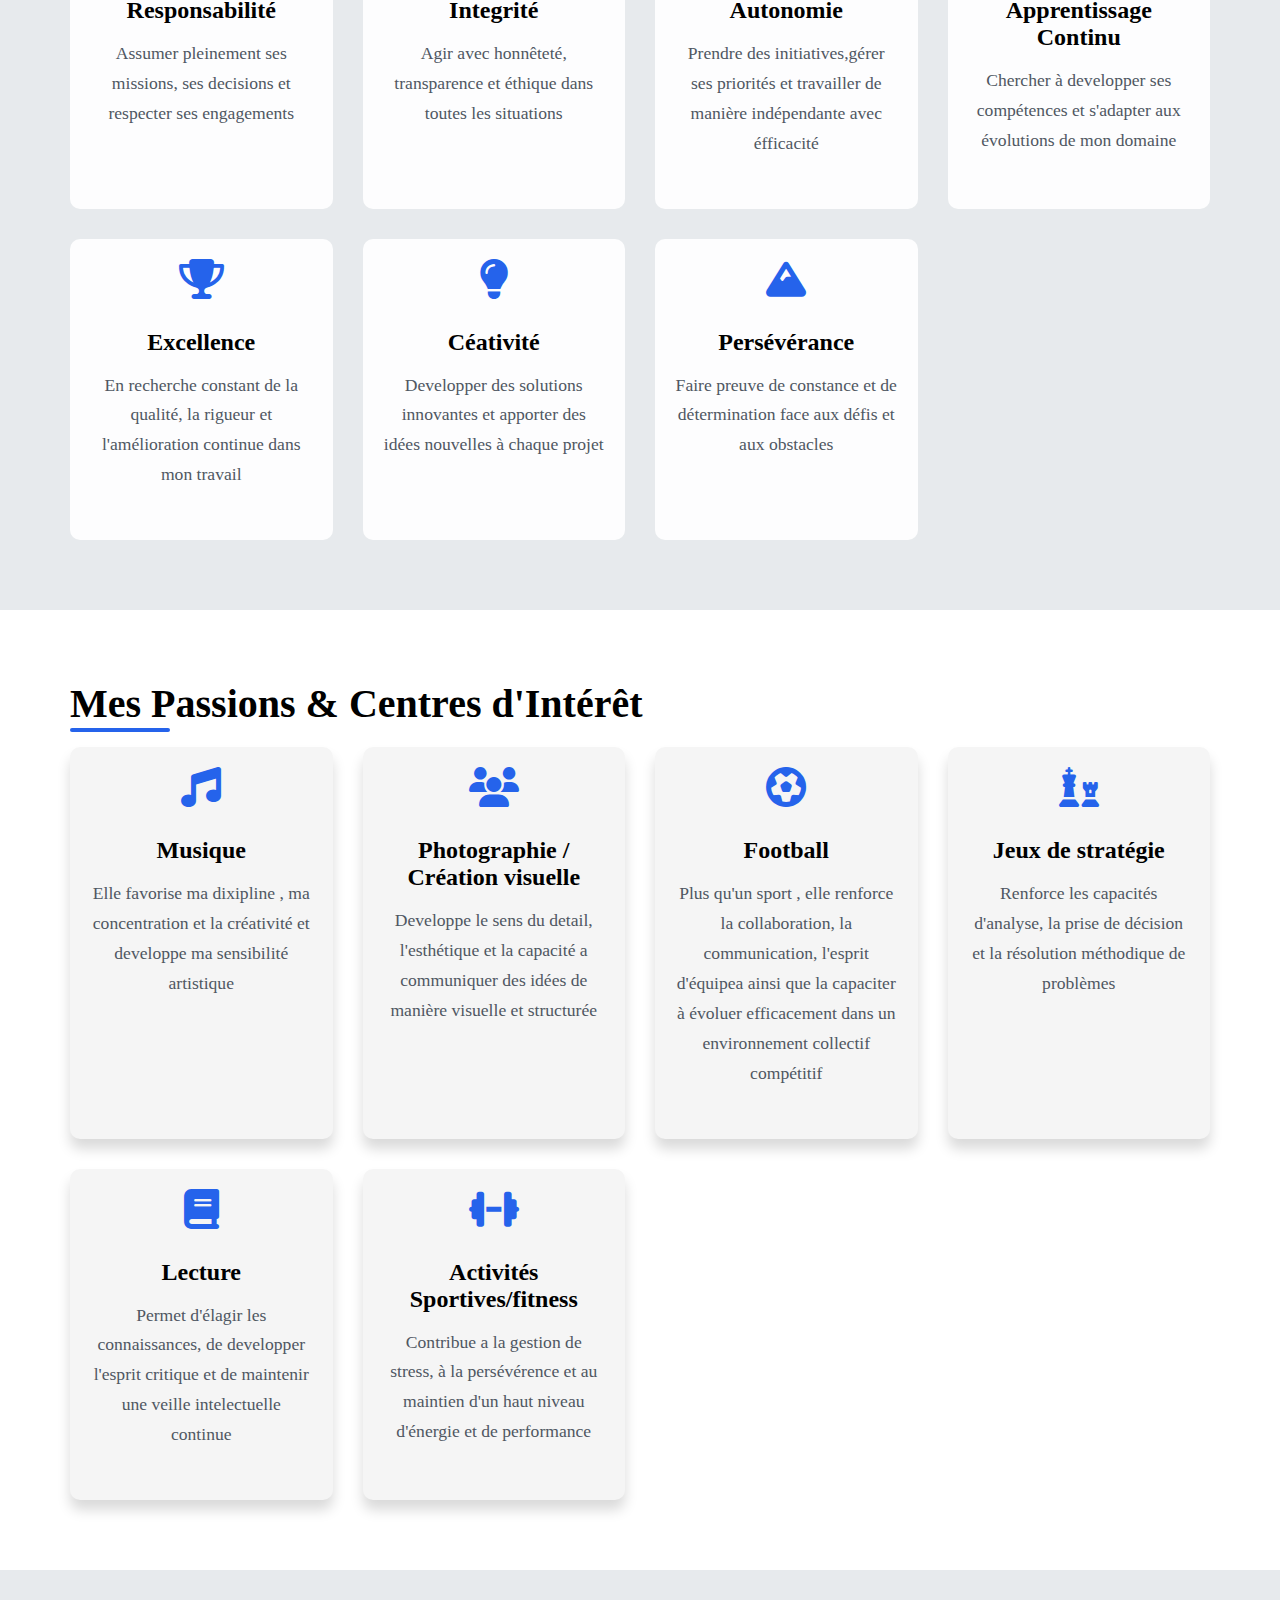
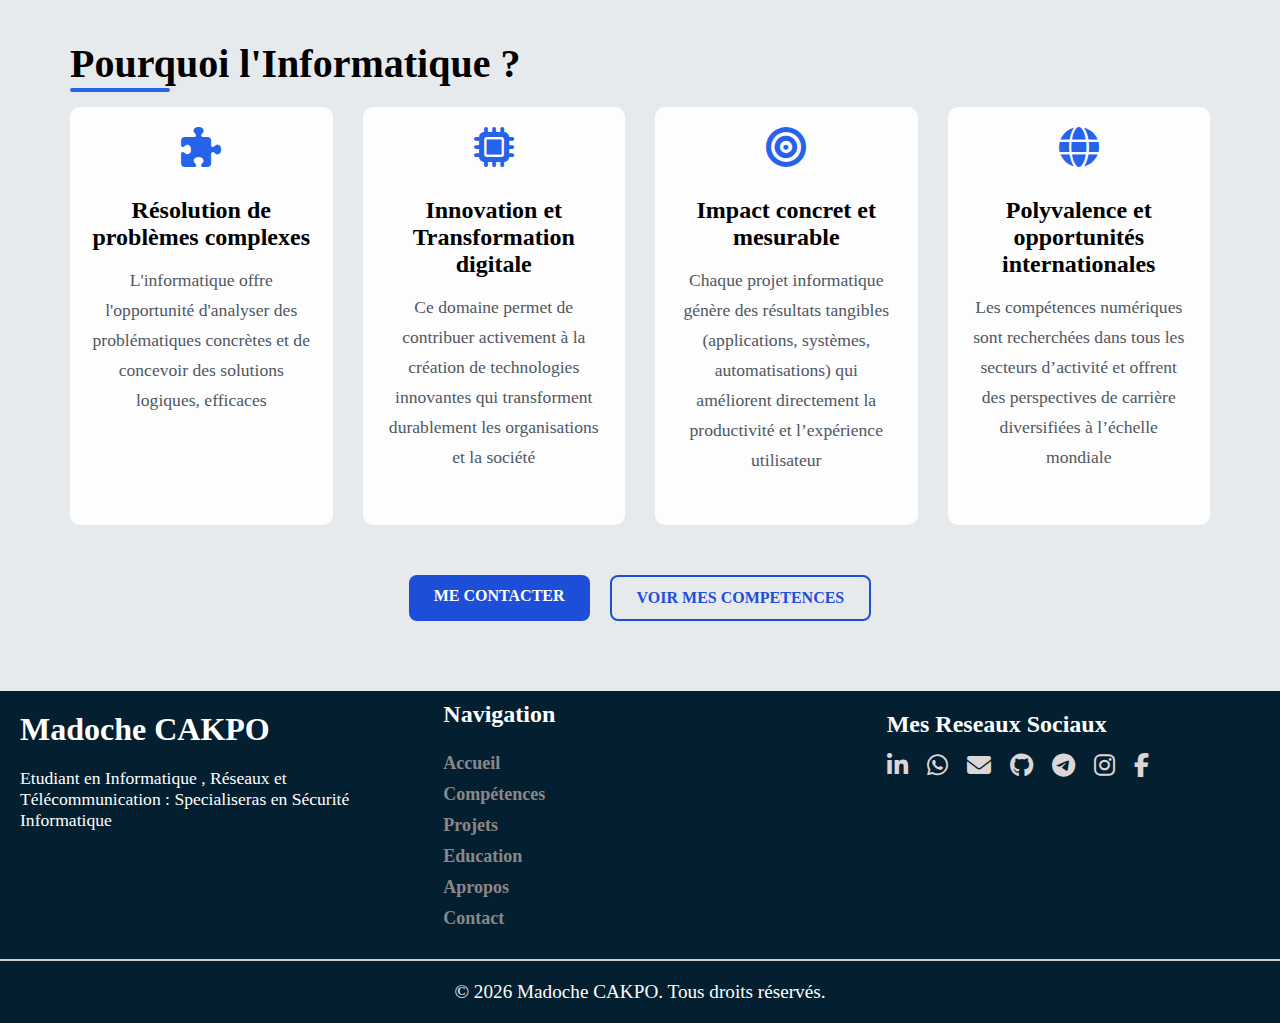
<file: pages/apropos.html>
<!DOCTYPE html>
<html lang="en">
<head>
    <meta charset="UTF-8">
    <meta name="viewport" content="width=device-width, initial-scale=1.0">
    <link rel="stylesheet" href="https://cdnjs.cloudflare.com/ajax/libs/font-awesome/6.5.1/css/all.min.css">
    <link rel="stylesheet" href="../css/style.css">
    <link rel="stylesheet" href="../css/apropos.css">
    <title>Apropos</title>
</head>
<body>
    <header class="entete">
        <div class="tete">
            <div class="gauche">Port<span>folio</span></div>
            <nav class="navig" id="navig">
                <a href="accueil.html">Accueil</a>
                <a href="competences.html">Compétences</a>
                <a href="projets.html">Projets</a>
                <a href="education.html">Education</a>
                <a href="apropos.html" class="active">Apropos</a>
                <a href="contact.html">Contact</a>
            </nav>
            <button class="menu" id="menu">☰</button>
        </div>
    </header>

    <main class="corp">
        <section class="titre_section">
            <h2>À Propos de Moi</h2>
            <p>
                Découvrez les projets que j'ai réalisés au cours de mes études et de mon <br> apprentissage personnel
            </p>
        </section>

        <section class="presentation">
            <div class="nom_et_motiv">
                <div class="nom">Bonjour , je suis <span>Madoche CAKPO</span></div>
                <div class="motivation">
                    <p>
                        Passionné par l’informatique et les technologies réseau, je suis actuellement étudiant en deuxième année en Réseaux et Télécommunications. 
                        Je m’intéresse particulièrement à la conception, l’administration et la sécurisation des infrastructures informatiques. <br><br>
                        Autonome et curieux, j’aime apprendre par la pratique à travers des projets, des laboratoires et de l’auto-formation. Mon parcours me 
                        conduit naturellement vers une spécialisation en cybersécurité en licence, avec pour objectif de protéger les systèmes contre 
                        les vulnérabilités et les attaques. <br><br>
                        Toujours motivé par les défis techniques, je cherche à développer des solutions fiables, sécurisées et performantes.
                    </p>
                </div>
                <div class="contact">
                    <p><Span>Email :</Span>Mardocheecakpo@gmail.com</p>
                    <p><Span>Contact :</Span>+229 01 47 99 85 25 (Appel + Whatsapp)</p>
                    <p><Span>Domicile :</Span>Djidjè Cotonou, Bénin </p>
                    <p><Span>Etat Civil :</Span>CELIBATAIRE MARIÉ</p>
                    <p><Span>Statut Professionnel :</Span>Etutiant en Informatique (licence 2)</p>
                    <p><Span>Université :</Span>ESGIS Bénin</p>
                </div>
            </div>
            <div class="image">
                <img src="../images/ma_photo2.jpg" alt="Une tof pro">
            </div>
        </section>

        <section id="transversles" class="transversles">
            <h2>Ma Philosophie & Valeurs</h2>
            <div class="conteneur_cpt_trans">
                <div class="cpt_trans">
                    <i class="fa-solid fa-check-circle"></i> 
                    <h3>Responsabilité</h3>
                    <p> Assumer pleinement ses missions, ses decisions et respecter ses 
                        engagements 
                    </p>
                </div>
                <div class="cpt_trans">
                    <i class="fa-solid fa-shield-halved"></i> 
                    <h3>Integrité</h3>
                    <p> Agir avec honnêteté, transparence et éthique dans toutes les situations
                    </p>
                </div>
                <div class="cpt_trans">
                    <i class="fa-solid fa-user-gear"></i>
                    <h3>Autonomie</h3>
                    <p> Prendre des initiatives,gérer ses priorités et travailler de manière
                        indépendante avec éfficacité
                    </p>
                </div>
                <div class="cpt_trans">
                    <i class="fa-solid fa-book-open"></i> 
                    <h3>Apprentissage Continu</h3>
                    <p> Chercher à developper ses compétences et s'adapter aux évolutions de mon 
                        domaine
                    </p>
                </div>
                <div class="cpt_trans">
                    <i class="fa-solid fa-trophy"></i> 
                    <h3>Excellence</h3>
                    <p> En recherche constant de la qualité, la rigueur et l'amélioration continue
                        dans mon travail
                    </p>
                </div>
                <div class="cpt_trans">
                    <i class="fa-solid fa-lightbulb"></i>
                    <h3>Céativité</h3>
                    <p> Developper des solutions innovantes et apporter des idées nouvelles à chaque
                        projet
                    </p>
                </div>
                <div class="cpt_trans">
                    <i class="fa-solid fa-mountain"></i>
                    <h3>Persévérance</h3>
                    <p> Faire preuve de constance et de détermination face aux défis et aux obstacles
                    </p>
                </div>
            </div>
        </section>

        <section id="transversles" class="passion">
            <h2>Mes Passions & Centres d'Intérêt</h2>
            <div class="conteneur_cpt_trans">
                <div class="cpt_pass">
                    <i class="fa-solid fa-music"></i> 
                    <h3>Musique</h3>
                    <p> Elle favorise ma dixipline , ma concentration et la créativité et developpe ma 
                        sensibilité artistique
                    </p>
                </div>
                <div class="cpt_pass">
                    <i class="fa-solid fa-users"></i>
                    <h3>Photographie / Création visuelle</h3>
                    <p> Developpe le sens du detail, l'esthétique et la capacité a communiquer des 
                        idées de manière visuelle et structurée
                    </p>
                </div>
                <div class="cpt_pass">
                    <i class="fa-solid fa-futbol"></i> 
                    <h3>Football</h3>
                    <p> Plus qu'un sport , elle renforce la collaboration, la communication, l'esprit d'équipea
                        ainsi que la capaciter à évoluer efficacement dans un environnement collectif compétitif
                    </p>
                </div>
                <div class="cpt_pass">
                    <i class="fa-solid fa-chess"></i> 
                    <h3>Jeux de stratégie</h3>
                    <p>Renforce les capacités d'analyse, la prise de décision et la résolution méthodique
                        de problèmes
                    </p>
                </div>
                <div class="cpt_pass">
                    <i class="fa-solid fa-book"></i> 
                    <h3>Lecture</h3>
                    <p>Permet d'élagir les connaissances, de developper l'esprit critique et de maintenir une 
                        veille intelectuelle continue
                    </p>
                </div>
                <div class="cpt_pass">
                    <i class="fa-solid fa-dumbbell"></i> 
                    <h3>Activités Sportives/fitness</h3>
                    <p>Contribue a la gestion de stress, à la persévérence et au maintien d'un haut niveau
                        d'énergie et de performance
                    </p>
                </div>
            </div>
        </section>

        <section id="transversles" class="transversles">
            <h2>Pourquoi l'Informatique ?</h2>
            <div class="conteneur_cpt_trans">
                <div class="cpt_trans">
                    <i class="fa-solid fa-puzzle-piece"></i> 
                    <h3>Résolution de problèmes complexes</h3>
                    <p> L'informatique offre l'opportunité d'analyser des problématiques
                        concrètes et de concevoir des solutions logiques, efficaces
                    </p>
                </div>
                <div class="cpt_trans">
                    <i class="fa-solid fa-microchip"></i> 
                    <h3>Innovation et Transformation digitale</h3>
                    <p> Ce domaine permet de contribuer activement à la création de technologies innovantes
                        qui transforment durablement les organisations et la société
                    </p>
                </div>
                <div class="cpt_trans">
                    <i class="fa-solid fa-bullseye"></i> 
                    <h3>Impact concret et mesurable </h3>
                    <p> Chaque projet informatique génère des résultats tangibles (applications, systèmes, automatisations)
                         qui améliorent directement la productivité et l’expérience utilisateur
                    </p>
                </div>
                <div class="cpt_trans">
                    <i class="fa-solid fa-globe"></i> 
                    <h3>Polyvalence et opportunités internationales</h3>
                    <p>Les compétences numériques sont recherchées dans tous les secteurs d’activité 
                        et offrent des perspectives de carrière diversifiées à l’échelle mondiale
                    </p>
                </div>
            </div>
            <div class="lien_pc">
                    <a href="contact.html">ME CONTACTER</a>
                    <a href="competences.html">VOIR MES COMPETENCES</a>
            </div>
        </section>
    </main>

    <footer class="pied">
            <section class="dls">
                <div class="courte_description">
                    <div class="nom"><h2>Madoche CAKPO</h2></div>
                    <div class="filiere"><p>Etudiant en Informatique , Réseaux et Télécommunication :
                        Specialiseras en Sécurité Informatique</p>
                    </div>
                </div>
                <div class="navigation">
                    <h4>Navigation</h4>
                    <a href="accueil.html" >Accueil</a>
                    <a href="competences.html">Compétences</a>
                    <a href="projets.html">Projets</a>
                    <a href="education.html">Education</a>
                    <a href="apropos.html">Apropos</a>
                    <a href="contact.html">Contact</a>
                </div>
                <div class="sociaux">
                    <h4>Mes Reseaux Sociaux</h4>
                    <div class="lien">
                        <a href="https://www.linkedin.com/in/mardoch%C3%A9e-cakpo-910995337?utm_source=share&utm_campaign=share_via&utm_content=profile&utm_medium=android_app"><i class="fab fa-linkedin-in"></i></a>
                        <a href="https://wa.me/qr/Q6IBNPX7HH4QM1"><i class="fab fa-whatsapp"></i></a>
                        <a href="mailto:mardochecakpo@gmail.com"><i class="fas fa-envelope"></i></a>
                        <a href="https://github.com/mardoche-ckp"><i class="fab fa-github"></i></i></a>
                        <a href="https://t.me/+22947998525"><i class="fa-brands fa-telegram"></i></a>
                        <a href="https://www.instagram.com/cakpo_mardochee?igsh=aDc3M3Y5eDZ5cnNx"><i class="fab fa-instagram"></i></a>
                        <a href="#"><i class="fab fa-facebook-f"></i></a>
                    </div>
                </div>
            </section>
            <section class="auteur">
                <p>© 2026 Madoche CAKPO. Tous droits réservés.</p>
            </section>
        
    </footer>
<script src="../js/scripts.js"></script>
</body>
</html>
</file>
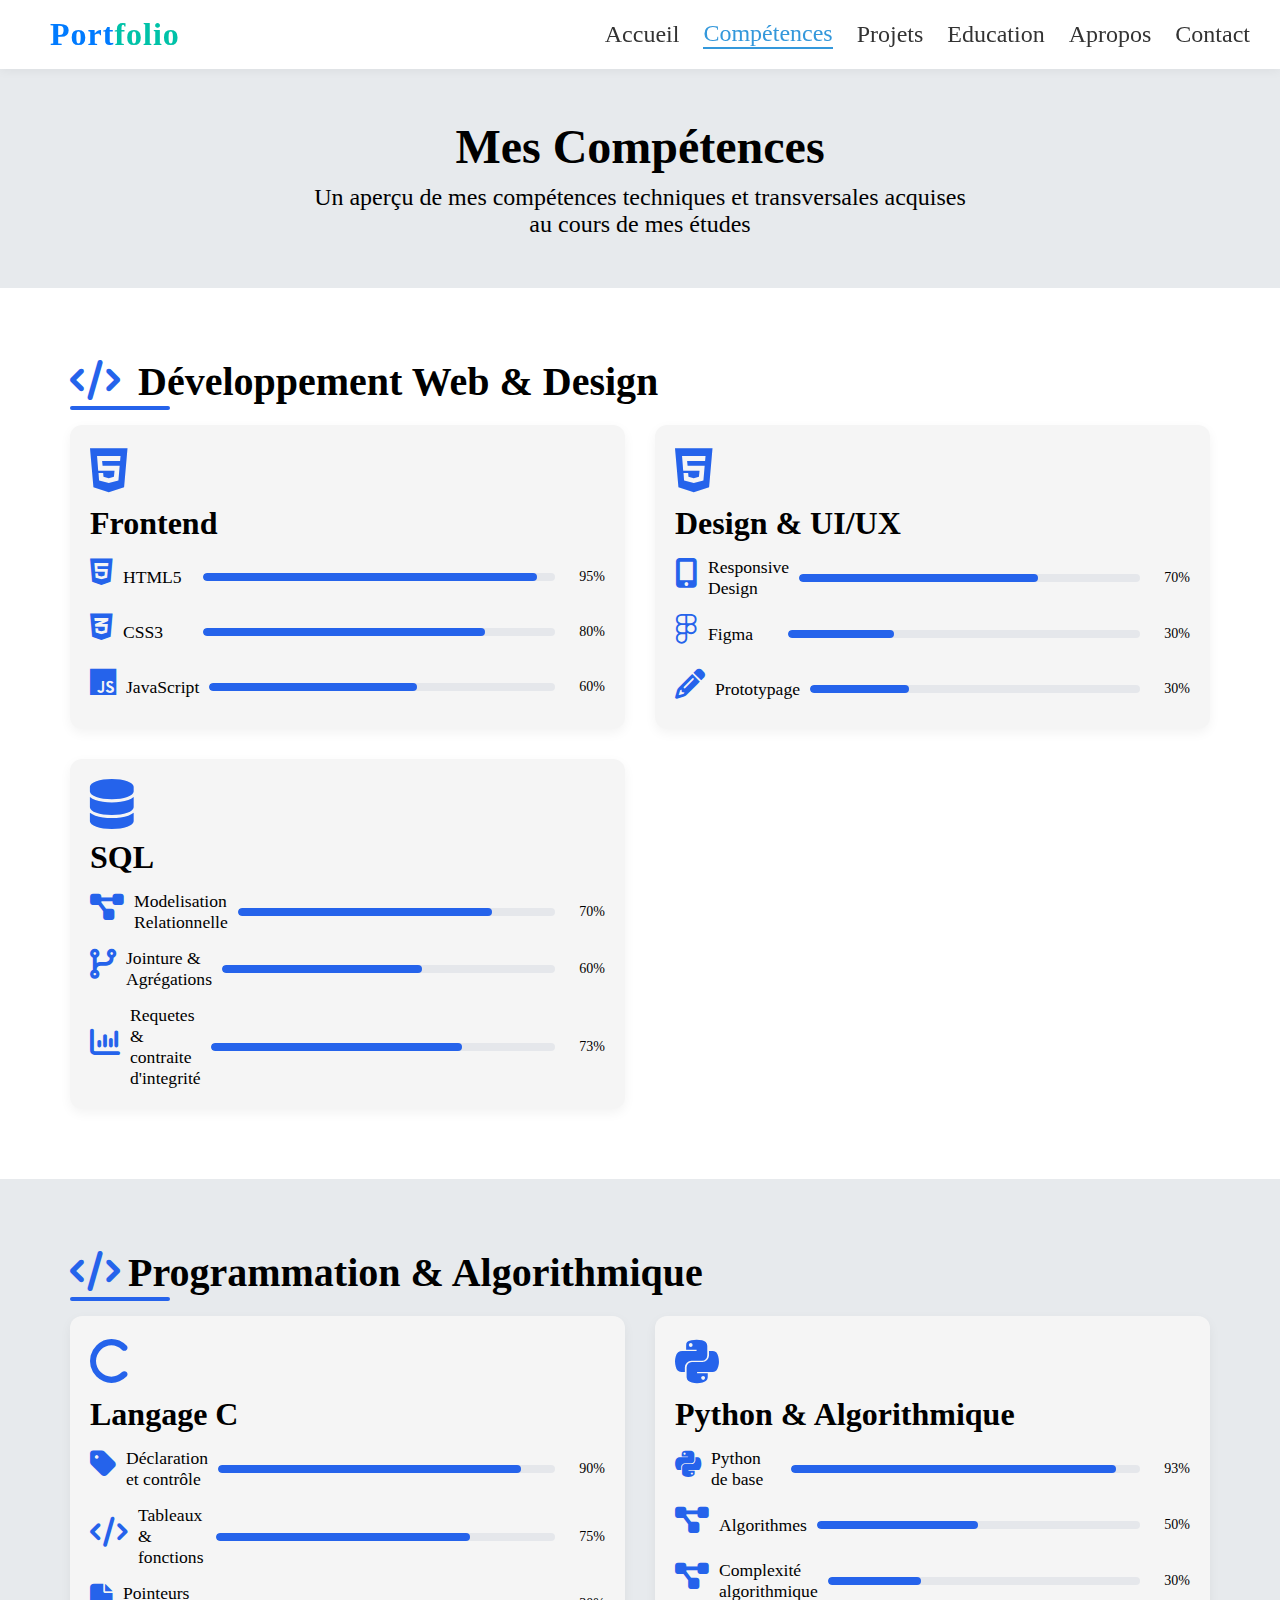
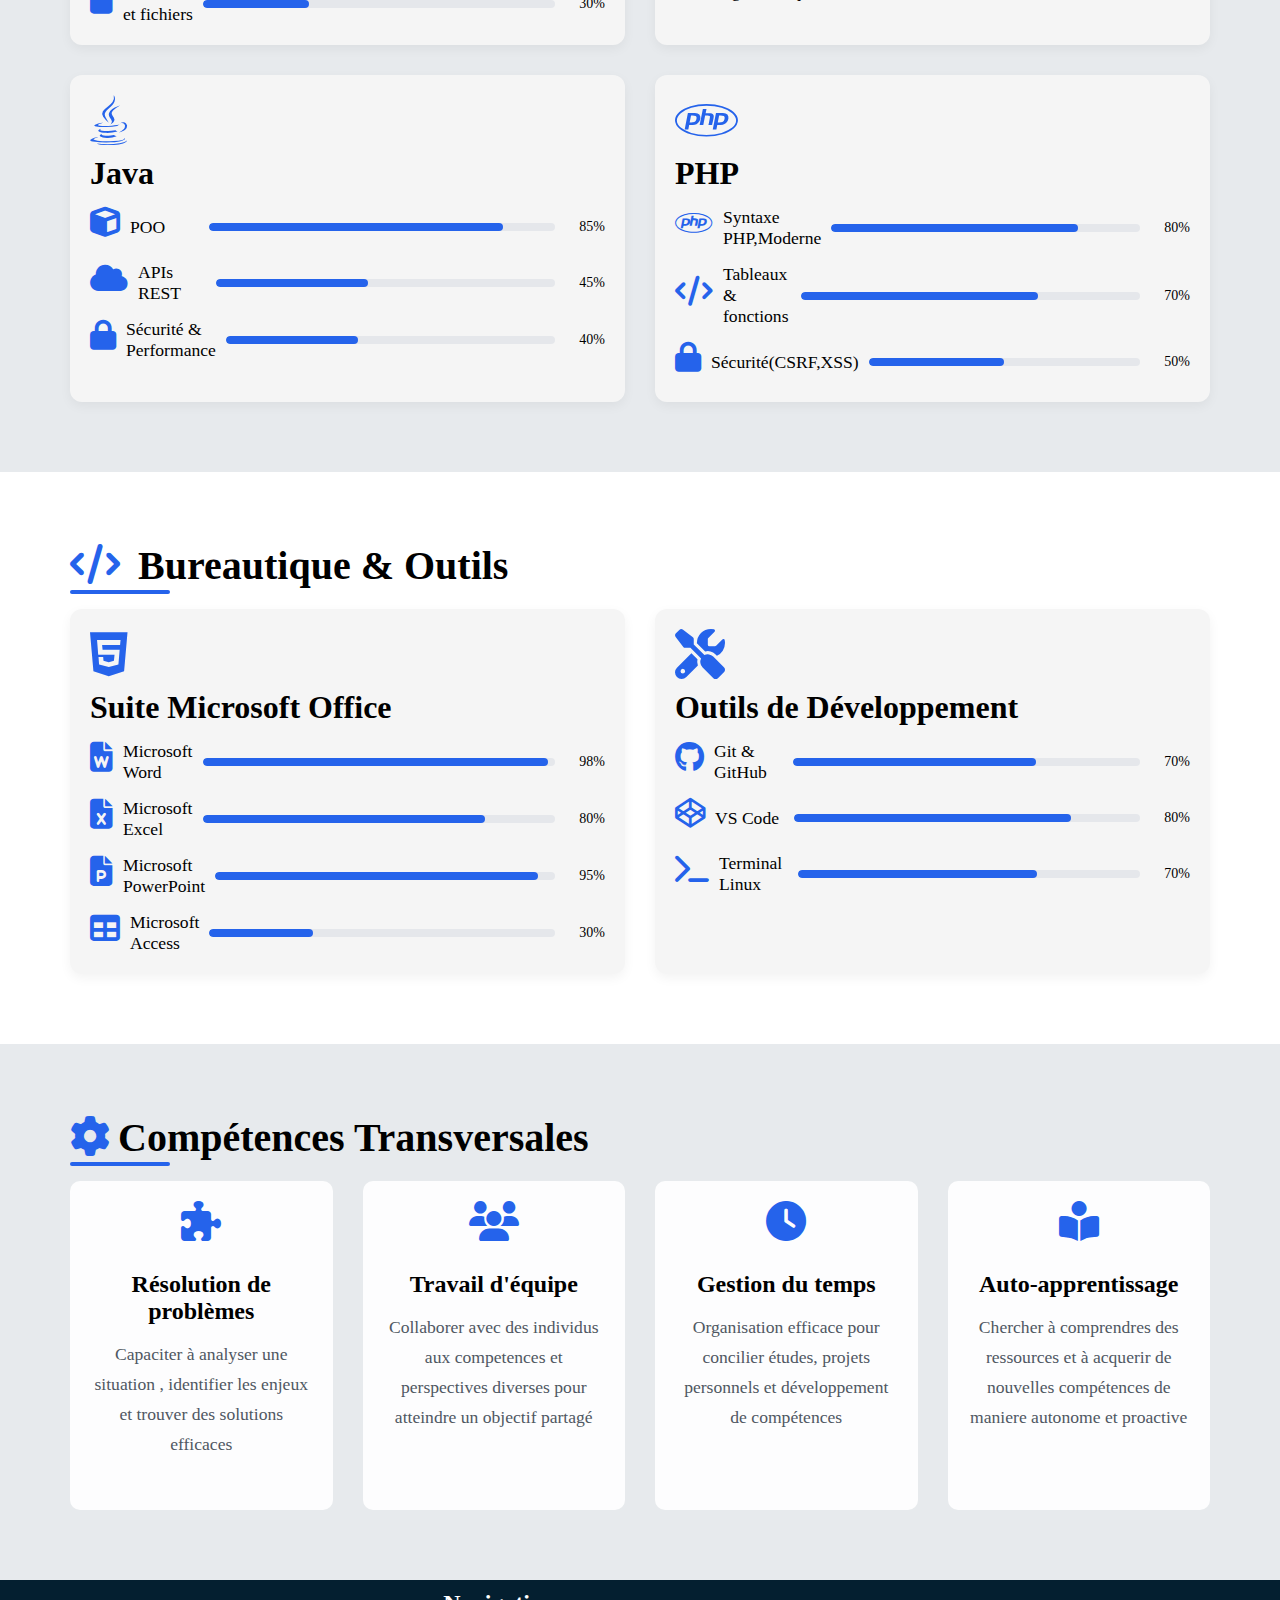
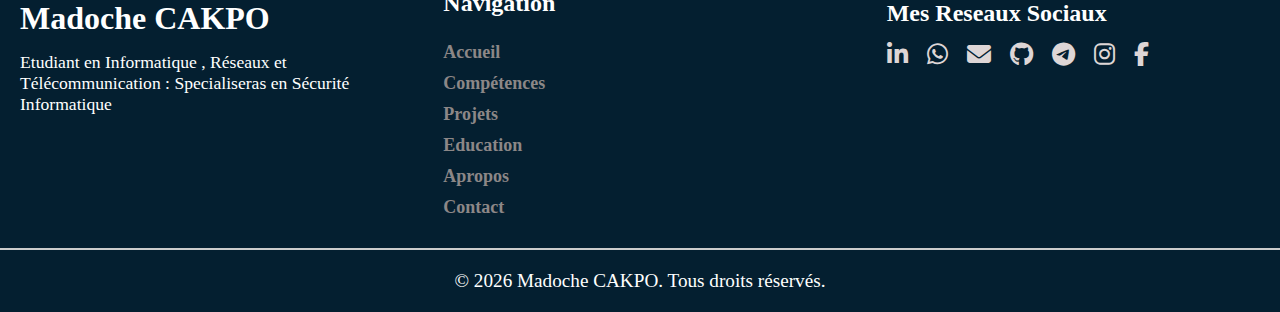
<file: pages/competences.html>
<!DOCTYPE html>
<html lang="en">
<head>
    <meta charset="UTF-8">
    <meta name="viewport" content="width=device-width, initial-scale=1.0">
    <link rel="stylesheet" href="https://cdnjs.cloudflare.com/ajax/libs/font-awesome/6.5.1/css/all.min.css">
    <link rel="stylesheet" href="../css/style.css">
    <link rel="stylesheet" href="../css/competences.css">
    <title>Compétences</title>
</head>
<body>
    <header class="entete">
        <div class="tete">
            <div class="gauche">Port<span>folio</span></div>
            <nav class="navig" id="navig">
                <a href="accueil.html">Accueil</a>
                <a href="competences.html" class="active">Compétences</a>
                <a href="projets.html">Projets</a>
                <a href="education.html">Education</a>
                <a href="apropos.html">Apropos</a>
                <a href="contact.html">Contact</a>
            </nav>
            <button class="menu" id="menu">☰</button>
        </div>
    </header>

    <main class="corp">
        <section class="titre_section">
            <h2>Mes Compétences</h2>
            <p>
                Un aperçu de mes compétences techniques et transversales acquises <br> au cours de mes études
            </p>
        </section>
        
        <section id="dev_web" class="dev">
            <h2><i class="fas fa-code"></i> Développement Web & Design</h2>
            <div class="conteneur">
                <div class="conteneur_cpt">
                    <div class="categorie_cpt">
                        <i class="fab fa-html5"></i>
                        <h3>Frontend</h3>
                        <div class="list_cpt">
                            <div class="item_cpt">
                                <i class="fab fa-html5"></i>
                                <span class="nom_cpt">HTML5</span>
                                <div class="bar_cpt">
                                    <div class="bar_niv_cpt" style="width: 95%;"></div>
                                </div>
                                <span class="niv_cpt">95%</span>
                            </div>
                            <div class="item_cpt">
                                <i class="fa-brands fa-css3-alt"></i>
                                <span class="nom_cpt">CSS3</span>
                                <div class="bar_cpt">
                                    <div class="bar_niv_cpt" style="width: 80%;"></div>
                                </div>
                                <span class="niv_cpt">80%</span>
                            </div>
                            <div class="item_cpt">
                                <i class="fa-brands fa-js"></i>
                                <span class="nom_cpt">JavaScript</span>
                                <div class="bar_cpt">
                                    <div class="bar_niv_cpt" style="width: 60%;"></div>
                                </div>
                                <span class="niv_cpt">60%</span>
                            </div>
                        </div>
                    </div>
                </div>
                <div class="conteneur_cpt">
                    <div class="categorie_cpt">
                        <i class="fab fa-html5"></i>
                        <h3>Design & UI/UX</h3>
                        <div class="list_cpt">
                            <div class="item_cpt">
                                <i class="fa-solid fa-mobile-alt"></i>
                                <span class="nom_cpt">Responsive Design</span>
                                <div class="bar_cpt">
                                    <div class="bar_niv_cpt" style="width: 70%;"></div>
                                </div>
                                <span class="niv_cpt">70%</span>
                            </div>
                            <div class="item_cpt">
                                <i class="fa-brands fa-figma"></i>
                                <span class="nom_cpt">Figma</span>
                                <div class="bar_cpt">
                                    <div class="bar_niv_cpt" style="width: 30%;"></div>
                                </div>
                                <span class="niv_cpt">30%</span>
                            </div>
                            <div class="item_cpt">
                                <i class="fa-solid fa-pencil-alt"></i>
                                <span class="nom_cpt">Prototypage</span>
                                <div class="bar_cpt">
                                    <div class="bar_niv_cpt" style="width: 30%;"></div>
                                </div>
                                <span class="niv_cpt">30%</span>
                            </div>
                        </div>
                    </div> 
                </div> 
                <div class="conteneur_cpt">
                    <div class="categorie_cpt">
                        <i class="fa-solid fa-database"></i>
                        <h3>SQL</h3>
                        <div class="list_cpt">
                            <div class="item_cpt">
                                <i class="fa-solid fa-diagram-project"></i>
                                <span class="nom_cpt">Modelisation Relationnelle</span>
                                <div class="bar_cpt">
                                    <div class="bar_niv_cpt" style="width: 80%;"></div>
                                </div>
                                <span class="niv_cpt">70%</span>
                            </div>
                            <div class="item_cpt">
                                <i class="fa-solid fa-code-branch"></i>
                                <span class="nom_cpt">Jointure & Agrégations</span>
                                <div class="bar_cpt">
                                    <div class="bar_niv_cpt" style="width: 60%;"></div>
                                </div>
                                <span class="niv_cpt">60%</span>
                            </div>
                            <div class="item_cpt">
                                <i class="fa-solid fa-chart-column"></i>
                                <span class="nom_cpt">Requetes & contraite d'integrité</span>
                                <div class="bar_cpt">
                                    <div class="bar_niv_cpt" style="width: 73%;"></div>
                                </div>
                                <span class="niv_cpt">73%</span>
                            </div>
                        </div>
                    </div> 
                </div> 
            </div>
        </section>

        <section id="programmation" class="programmation">
            <h2><i class="fas fa-code"></i>Programmation & Algorithmique</h2>
            <div class="conteneur">
                <div class="conteneur_cpt">
                    <div class="categorie_cpt">
                        <i class="fas fa-c"></i>
                        <h3>Langage C</h3>
                        <div class="list_cpt">
                            <div class="item_cpt">
                                <i class="fa-solid fa-tag"></i>
                                <span class="nom_cpt">Déclaration et contrôle</span>
                                <div class="bar_cpt">
                                    <div class="bar_niv_cpt" style="width: 90%;"></div>
                                </div>
                                <span class="niv_cpt">90%</span>
                            </div>
                            <div class="item_cpt">
                                <i class="fa-solid fa-code"></i>
                                <span class="nom_cpt">Tableaux & fonctions</span>
                                <div class="bar_cpt">
                                    <div class="bar_niv_cpt" style="width: 75%;"></div>
                                </div>
                                <span class="niv_cpt">75%</span>
                            </div>
                            <div class="item_cpt">
                                <i class="fa-solid fa-file"></i>
                                <span class="nom_cpt">Pointeurs et fichiers</span>
                                <div class="bar_cpt">
                                    <div class="bar_niv_cpt" style="width: 30%;"></div>
                                </div>
                                <span class="niv_cpt">30%</span>
                            </div>
                        </div>
                    </div>
                </div>
                    
                <div class="conteneur_cpt">
                    <div class="categorie_cpt">
                        <i class="fab fa-python"></i>
                        <h3>Python & Algorithmique</h3>
                        <div class="list_cpt">
                            <div class="item_cpt">
                                <i class="fa-brands fa-python"></i>
                                <span class="nom_cpt">Python de base</span>
                                <div class="bar_cpt">
                                    <div class="bar_niv_cpt" style="width: 93%;"></div>
                                </div>
                                <span class="niv_cpt">93%</span>
                            </div>
                            <div class="item_cpt">
                                <i class="fa-solid fa-project-diagram"></i>
                                <span class="nom_cpt">Algorithmes</span>
                                <div class="bar_cpt">
                                    <div class="bar_niv_cpt" style="width: 50%;"></div>
                                </div>
                                <span class="niv_cpt">50%</span>
                            </div>
                            <div class="item_cpt">
                                <i class="fa-solid fa-project-diagram"></i>
                                <span class="nom_cpt">Complexité algorithmique</span>
                                <div class="bar_cpt">
                                    <div class="bar_niv_cpt" style="width: 30%;"></div>
                                </div>
                                <span class="niv_cpt">30%</span>
                            </div>
                        </div>
                    </div>
                </div>

                <div class="conteneur_cpt">
                    <div class="categorie_cpt">
                        <i class="fa-brands fa-java"></i>
                        <h3>Java</h3>
                        <div class="list_cpt">
                            <div class="item_cpt">
                                <i class="fa-solid fa-cube"></i>
                                <span class="nom_cpt">POO</span>
                                <div class="bar_cpt">
                                    <div class="bar_niv_cpt" style="width: 85%;"></div>
                                </div>
                                <span class="niv_cpt">85%</span>
                            </div>
                            <div class="item_cpt">
                                <i class="fa-solid fa-cloud"></i>
                                <span class="nom_cpt">APIs REST</span>
                                <div class="bar_cpt">
                                    <div class="bar_niv_cpt" style="width: 45%;"></div>
                                </div>
                                <span class="niv_cpt">45%</span>
                            </div>
                            <div class="item_cpt">
                                <i class="fa-solid fa-lock"></i>
                                <span class="nom_cpt">Sécurité & Performance</span>
                                <div class="bar_cpt">
                                    <div class="bar_niv_cpt" style="width: 40%;"></div>
                                </div>
                                <span class="niv_cpt">40%</span>
                            </div>
                        </div>
                    </div>
                </div>
                    
                <div class="conteneur_cpt">
                    <div class="categorie_cpt">
                        <i class="fab fa-php"></i>
                        <h3>PHP</h3>
                        <div class="list_cpt">
                            <div class="item_cpt">
                                <i class="fa-brands fa-php"></i>
                                <span class="nom_cpt">Syntaxe PHP,Moderne</span>
                                <div class="bar_cpt">
                                    <div class="bar_niv_cpt" style="width: 80%;"></div>
                                </div>
                                <span class="niv_cpt">80%</span>
                            </div>
                            <div class="item_cpt">
                                <i class="fa-solid fa-code"></i>
                                <span class="nom_cpt">Tableaux & fonctions</span>
                                <div class="bar_cpt">
                                    <div class="bar_niv_cpt" style="width: 70%;"></div>
                                </div>
                                <span class="niv_cpt">70%</span>
                            </div>
                            <div class="item_cpt">
                                <i class="fa-solid fa-lock"></i>
                                <span class="nom_cpt">Sécurité(CSRF,XSS)</span>
                                <div class="bar_cpt">
                                    <div class="bar_niv_cpt" style="width: 50%;"></div>
                                </div>
                                <span class="niv_cpt">50%</span>
                            </div>
                        </div>
                    </div>
                </div> 
            </div>
        </section>

        <section id="bureautique" class="bureautique">
            <h2><i class="fas fa-code"></i> Bureautique & Outils</h2>
            <div class="conteneur">
                <div class="conteneur_cpt">
                    <div class="categorie_cpt">
                        <i class="fab fa-html5"></i>
                        <h3>Suite Microsoft Office</h3>
                        <div class="list_cpt">
                            <div class="item_cpt">
                                <i class="fa-solid fa-file-word"></i>
                                <span class="nom_cpt">Microsoft Word</span>
                                <div class="bar_cpt">
                                    <div class="bar_niv_cpt" style="width: 98%;"></div>
                                </div>
                                <span class="niv_cpt">98%</span>
                            </div>
                            <div class="item_cpt">
                                <i class="fa-solid fa-file-excel"></i>
                                <span class="nom_cpt">Microsoft Excel</span>
                                <div class="bar_cpt">
                                    <div class="bar_niv_cpt" style="width: 80%;"></div>
                                </div>
                                <span class="niv_cpt">80%</span>
                            </div>
                            <div class="item_cpt">
                                <i class="fa-solid fa-file-powerpoint"></i>
                                <span class="nom_cpt">Microsoft PowerPoint</span>
                                <div class="bar_cpt">
                                    <div class="bar_niv_cpt" style="width: 95%;"></div>
                                </div>
                                <span class="niv_cpt">95%</span>
                            </div>
                            <div class="item_cpt">
                                <i class="fa-solid fa-table"></i>
                                <span class="nom_cpt">Microsoft Access</span>
                                <div class="bar_cpt">
                                    <div class="bar_niv_cpt" style="width: 30%;"></div>
                                </div>
                                <span class="niv_cpt">30%</span>
                            </div>
                        </div>
                    </div>
                </div>
                <div class="conteneur_cpt">
                    <div class="categorie_cpt">
                        <i class="fa-solid fa-tools"></i>
                        <h3>Outils de Développement</h3>
                        <div class="list_cpt">
                            <div class="item_cpt">
                                <i class="fa-brands fa-github"></i>
                                <span class="nom_cpt">Git & GitHub</span>
                                <div class="bar_cpt">
                                    <div class="bar_niv_cpt" style="width: 70%;"></div>
                                </div>
                                <span class="niv_cpt">70%</span>
                            </div>
                            <div class="item_cpt">
                                <i class="fa-brands fa-codepen"></i>
                                <span class="nom_cpt">VS Code</span>
                                <div class="bar_cpt">
                                    <div class="bar_niv_cpt" style="width: 80%;"></div>
                                </div>
                                <span class="niv_cpt">80%</span>
                            </div>
                            <div class="item_cpt">
                                <i class="fa-solid fa-terminal"></i>
                                <span class="nom_cpt">Terminal Linux</span>
                                <div class="bar_cpt">
                                    <div class="bar_niv_cpt" style="width: 70%;"></div>
                                </div>
                                <span class="niv_cpt">70%</span>
                            </div>
                        </div>
                    </div> 
                </div> 
            </div>
        </section>

        <section id="transversles" class="transversles">
            <h2><i class="fa-solid fa-cog"></i>Compétences Transversales</h2>
            <div class="conteneur_cpt_trans">
                <div class="cpt_trans">
                    <i class="fa-solid fa-puzzle-piece"></i>
                    <h3>Résolution de problèmes</h3>
                    <p> Capaciter à analyser une situation , identifier les enjeux et trouver
                        des solutions efficaces
                    </p>
                </div>
                <div class="cpt_trans">
                    <i class="fa-solid fa-users"></i>
                    <h3>Travail d'équipe</h3>
                    <p> Collaborer  avec des individus aux competences et perspectives
                        diverses pour atteindre un objectif partagé
                    </p>
                </div>
                <div class="cpt_trans">
                    <i class="fas fa-clock"></i>
                    <h3>Gestion du temps</h3>
                    <p> Organisation efficace pour concilier études, 
                        projets personnels et développement de compétences
                    </p>
                </div>
                <div class="cpt_trans">
                    <i class="fa-solid fa-book-reader"></i>
                    <h3>Auto-apprentissage</h3>
                    <p>Chercher à comprendres des ressources et à acquerir de nouvelles compétences
                        de maniere autonome et proactive
                    </p>
                </div>
            </div>
        </section>

    </main>

    <footer class="pied">
            <section class="dls">
                <div class="courte_description">
                    <h2>Madoche CAKPO</h2>
                    <div class="filiere"><p>Etudiant en Informatique , Réseaux et Télécommunication :
                        Specialiseras en Sécurité Informatique</p>
                    </div>
                </div>
                <div class="navigation">
                    <h4>Navigation</h4>
                    <a href="accueil.html" >Accueil</a>
                    <a href="competences.html">Compétences</a>
                    <a href="projets.html">Projets</a>
                    <a href="education.html">Education</a>
                    <a href="apropos.html">Apropos</a>
                    <a href="contact.html">Contact</a>
                </div>
                <div class="sociaux">
                    <h4>Mes Reseaux Sociaux</h4>
                    <div class="lien">
                        <a href="https://www.linkedin.com/in/mardoch%C3%A9e-cakpo-910995337?utm_source=share&utm_campaign=share_via&utm_content=profile&utm_medium=android_app"><i class="fab fa-linkedin-in"></i></a>
                        <a href="https://wa.me/qr/Q6IBNPX7HH4QM1"><i class="fab fa-whatsapp"></i></a>
                        <a href="mailto:mardochecakpo@gmail.com"><i class="fas fa-envelope"></i></a>
                        <a href="https://github.com/mardoche-ckp"><i class="fab fa-github"></i></i></a>
                        <a href="https://t.me/+22947998525"><i class="fa-brands fa-telegram"></i></a>
                        <a href="https://www.instagram.com/cakpo_mardochee?igsh=aDc3M3Y5eDZ5cnNx"><i class="fab fa-instagram"></i></a>
                        <a href="#"><i class="fab fa-facebook-f"></i></a>
                    </div>
                </div>
            </section>
            <section class="auteur">
                <p>© 2026 Madoche CAKPO. Tous droits réservés.</p>
            </section>
        
    </footer>
    <script src="../js/scripts.js"></script>
</body>
</html>
</file>
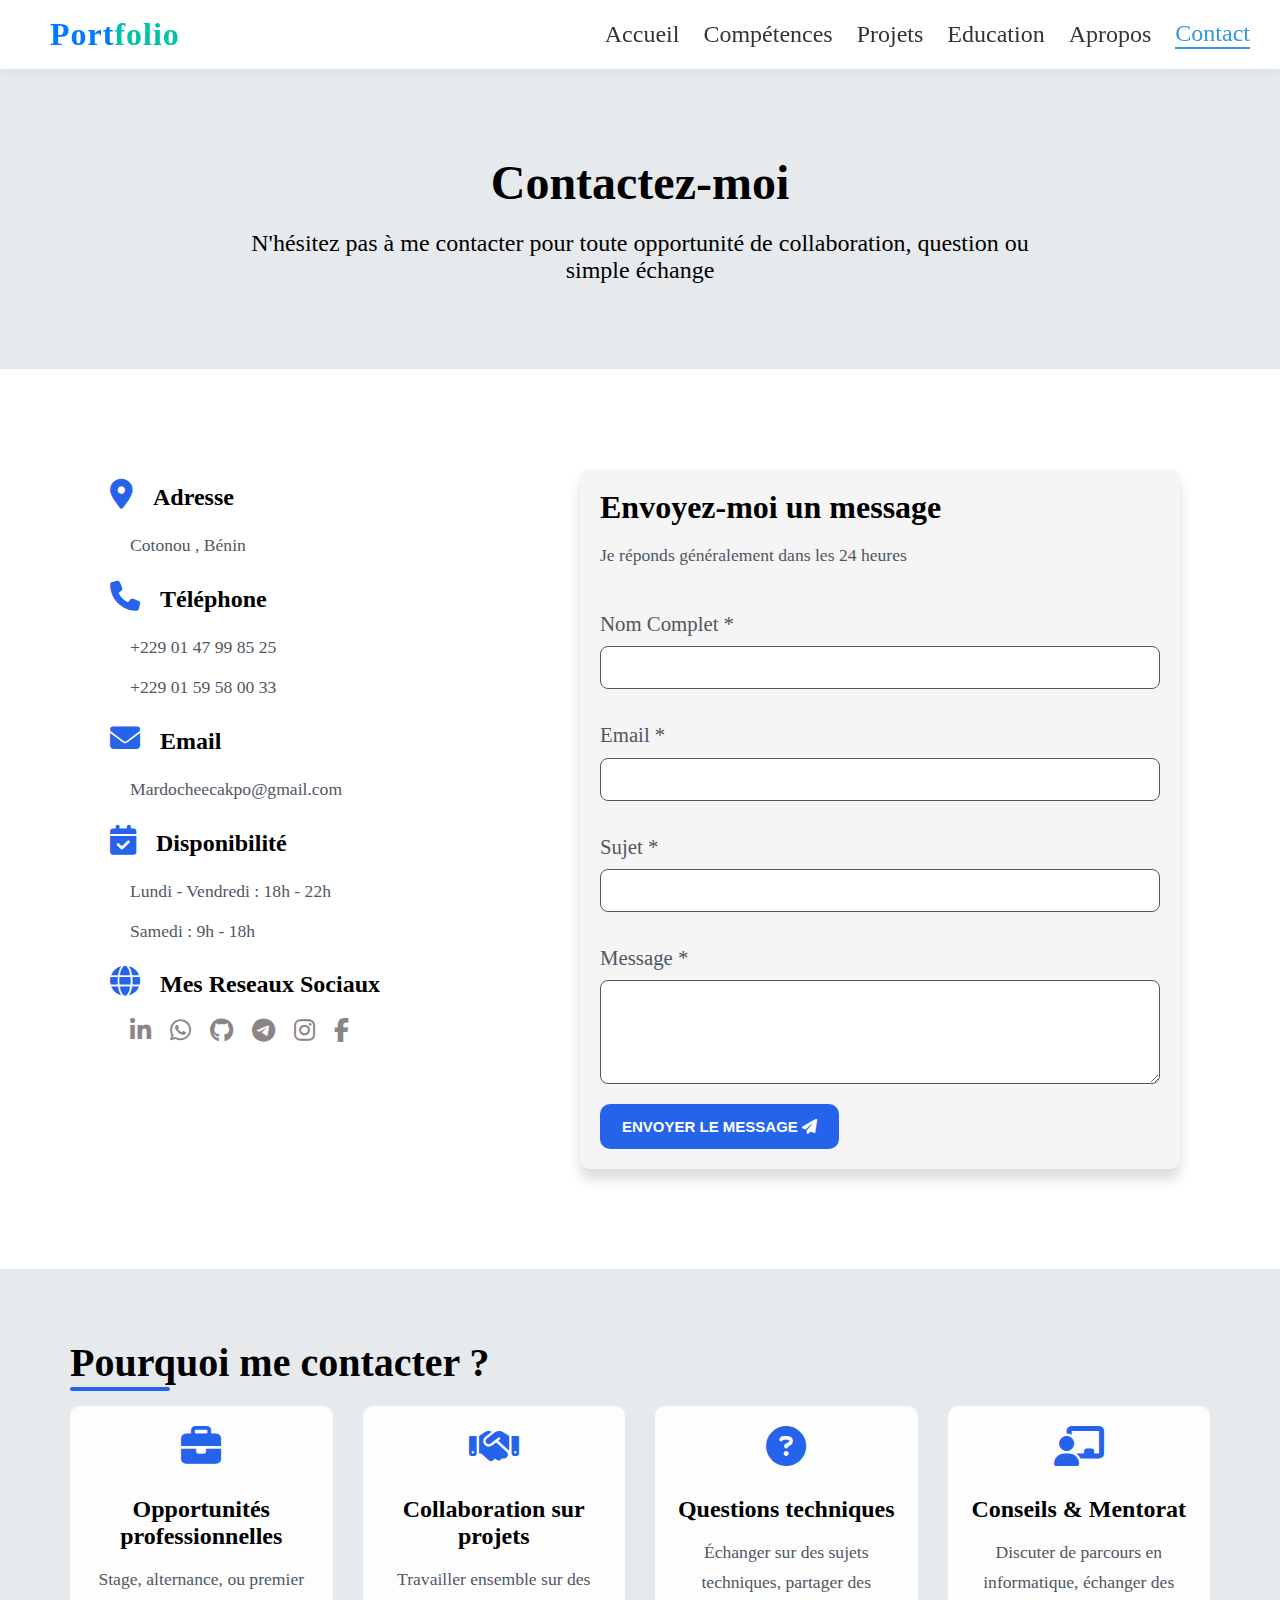
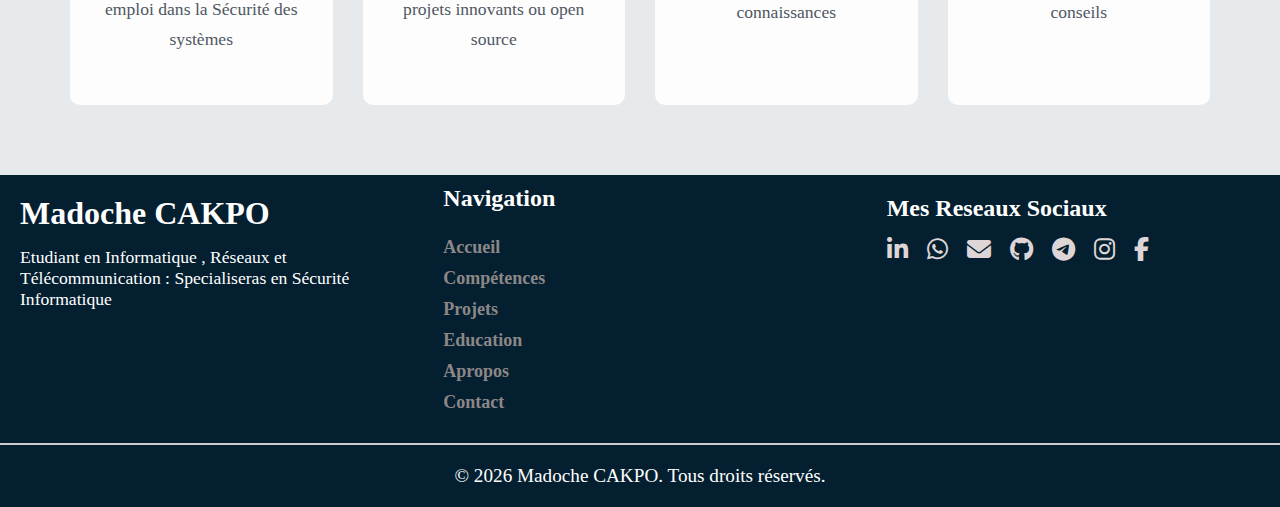
<file: pages/contact.html>
<!DOCTYPE html>
<html lang="en">
<head>
    <meta charset="UTF-8">
    <meta name="viewport" content="width=device-width, initial-scale=1.0">
    <link rel="stylesheet" href="https://cdnjs.cloudflare.com/ajax/libs/font-awesome/6.5.1/css/all.min.css">
    <link rel="stylesheet" href="../css/style.css">
    <link rel="stylesheet" href="../css/contact.css">
    <title>Contact</title>
</head>
<body>
    <header class="entete">
        <div class="tete">
            <div class="gauche">Port<span>folio</span></div>
            <nav class="navig" id="navig">
                <a href="accueil.html">Accueil</a>
                <a href="competences.html">Compétences</a>
                <a href="projets.html">Projets</a>
                <a href="education.html">Education</a>
                <a href="apropos.html">Apropos</a>
                <a href="contact.html" class="active">Contact</a>
            </nav>
            <button class="menu" id="menu">☰</button>
        </div>
    </header>

    <main class="corp">
        <section class="titre_section">
            <h2>Contactez-moi</h2>
            <p>
                N'hésitez pas à me contacter pour toute opportunité de collaboration, question ou <br> simple échange
            </p>
        </section>

        <section class="cont_form">
            <div class="cont">
                <div class="info">
                    <h2><i class="fas fa-map-marker-alt"></i>Adresse</h2>
                    <p>Cotonou , Bénin</p>
                </div>
                <div class="info">
                    <h2><i class="fas fa-phone"></i>Téléphone</h2>
                    <p>+229 01 47 99 85 25</p>
                    <p>+229 01 59 58 00 33</p>
                </div>
                <div class="info">
                    <h2><i class="fas fa-envelope"></i>Email</h2>
                    <p>Mardocheecakpo@gmail.com</p>
                </div>
                <div class="info">
                    <h2><i class="fas fa-calendar-check"></i>Disponibilité</h2>
                    <p>Lundi - Vendredi : 18h - 22h</p>
                    <p>Samedi : 9h - 18h</p>
                </div>
                <div class="info">
                    <h2><i class="fa-solid fa-globe"></i>Mes Reseaux Sociaux</h2>
                    <div class="Rlien">
                        <a href="https://www.linkedin.com/in/mardoch%C3%A9e-cakpo-910995337?utm_source=share&utm_campaign=share_via&utm_content=profile&utm_medium=android_app"><i class="fab fa-linkedin-in"></i></a>
                        <a href="https://wa.me/qr/Q6IBNPX7HH4QM1"><i class="fab fa-whatsapp"></i></a>
                        <a href="https://github.com/mardoche-ckp"><i class="fab fa-github"></i></i></a>
                        <a href="https://t.me/+22947998525"><i class="fa-brands fa-telegram"></i></a>
                        <a href="https://www.instagram.com/cakpo_mardochee?igsh=aDc3M3Y5eDZ5cnNx"><i class="fab fa-instagram"></i></a>
                        <a href="#"><i class="fab fa-facebook-f"></i></a>
                    </div>
                </div>
            </div>

            <div class="form" >
                <form action="https://formspree.io/f/mwvbbjej" method="POST" class="formulaire" id="formulaire">
                    <h2>Envoyez-moi un message</h2>
                    <p>Je réponds généralement dans les 24 heures</p>
                    <label for="nom">Nom Complet *</label>
                    <input type="text" id="nom" name="nom" required><br>

                    <label for="email">Email *</label>
                    <input type="email" id="email" name="email" required><br>

                    <label for="sujet">Sujet *</label>
                    <input type="text" id="sujet" name="sujet" required><br>

                    <label for="message">Message *</label>
                    <textarea name="message" id="message" required></textarea>

                    <div class="soumettre">
                        <button type="submit">ENVOYER LE MESSAGE                <i class="fas fa-paper-plane"></i></button>
                    </div>
                </form>
            </div>

        </section>

        <section id="transversles" class="transversles">
            <h2>Pourquoi me contacter ?</h2>
            <div class="conteneur_cpt_trans">
                <div class="cpt_trans">
                    <i class="fas fa-briefcase"></i> 
                    <h3>Opportunités professionnelles</h3>
                    <p>Stage, alternance, ou premier emploi dans la Sécurité des systèmes
                    </p>
                </div>
                <div class="cpt_trans">
                    <i class="fas fa-handshake"></i>
                    <h3>Collaboration sur projets</h3>
                    <p>Travailler ensemble sur des projets innovants ou open source
                    </p>
                </div>
                <div class="cpt_trans">
                    <i class="fas fa-question-circle"></i>
                    <h3>Questions techniques</h3>
                    <p>Échanger sur des sujets techniques, partager des connaissances
                    </p>
                </div>
                <div class="cpt_trans">
                    <i class="fas fa-chalkboard-teacher"></i> 
                    <h3>Conseils & Mentorat</h3>
                    <p>Discuter de parcours en informatique, échanger des conseils
                    </p>
                </div>
            </div>
        </section>

    </main>

    <footer class="pied">
            <section class="dls">
                <div class="courte_description">
                    <div class="nom"><h2>Madoche CAKPO</h2></div>
                    <div class="filiere"><p>Etudiant en Informatique , Réseaux et Télécommunication :
                        Specialiseras en Sécurité Informatique</p>
                    </div> 
                </div>
                <div class="navigation">
                    <h4>Navigation</h4>
                    <a href="accueil.html" >Accueil</a>
                    <a href="competences.html">Compétences</a>
                    <a href="projets.html">Projets</a>
                    <a href="education.html">Education</a>
                    <a href="apropos.html">Apropos</a>
                    <a href="contact.html">Contact</a>
                </div>
                <div class="sociaux">
                    <h4>Mes Reseaux Sociaux</h4>
                    <div class="lien">
                        <a href="https://www.linkedin.com/in/mardoch%C3%A9e-cakpo-910995337?utm_source=share&utm_campaign=share_via&utm_content=profile&utm_medium=android_app"><i class="fab fa-linkedin-in"></i></a>
                        <a href="https://wa.me/qr/Q6IBNPX7HH4QM1"><i class="fab fa-whatsapp"></i></a>
                        <a href="mailto:mardochecakpo@gmail.com"><i class="fas fa-envelope"></i></a>
                        <a href="https://github.com/mardoche-ckp"><i class="fab fa-github"></i></i></a>
                        <a href="https://t.me/+22947998525"><i class="fa-brands fa-telegram"></i></a>
                        <a href="https://www.instagram.com/cakpo_mardochee?igsh=aDc3M3Y5eDZ5cnNx"><i class="fab fa-instagram"></i></a>
                        <a href="#"><i class="fab fa-facebook-f"></i></a>
                    </div>
                </div>
            </section>
            <section class="auteur">
                <p>© 2026 Madoche CAKPO. Tous droits réservés.</p>
            </section>
        
    </footer>
    <script src="../js/scripts.js"></script>
    <script src="../js/contact.js"></script>
</body>
</html>
</file>
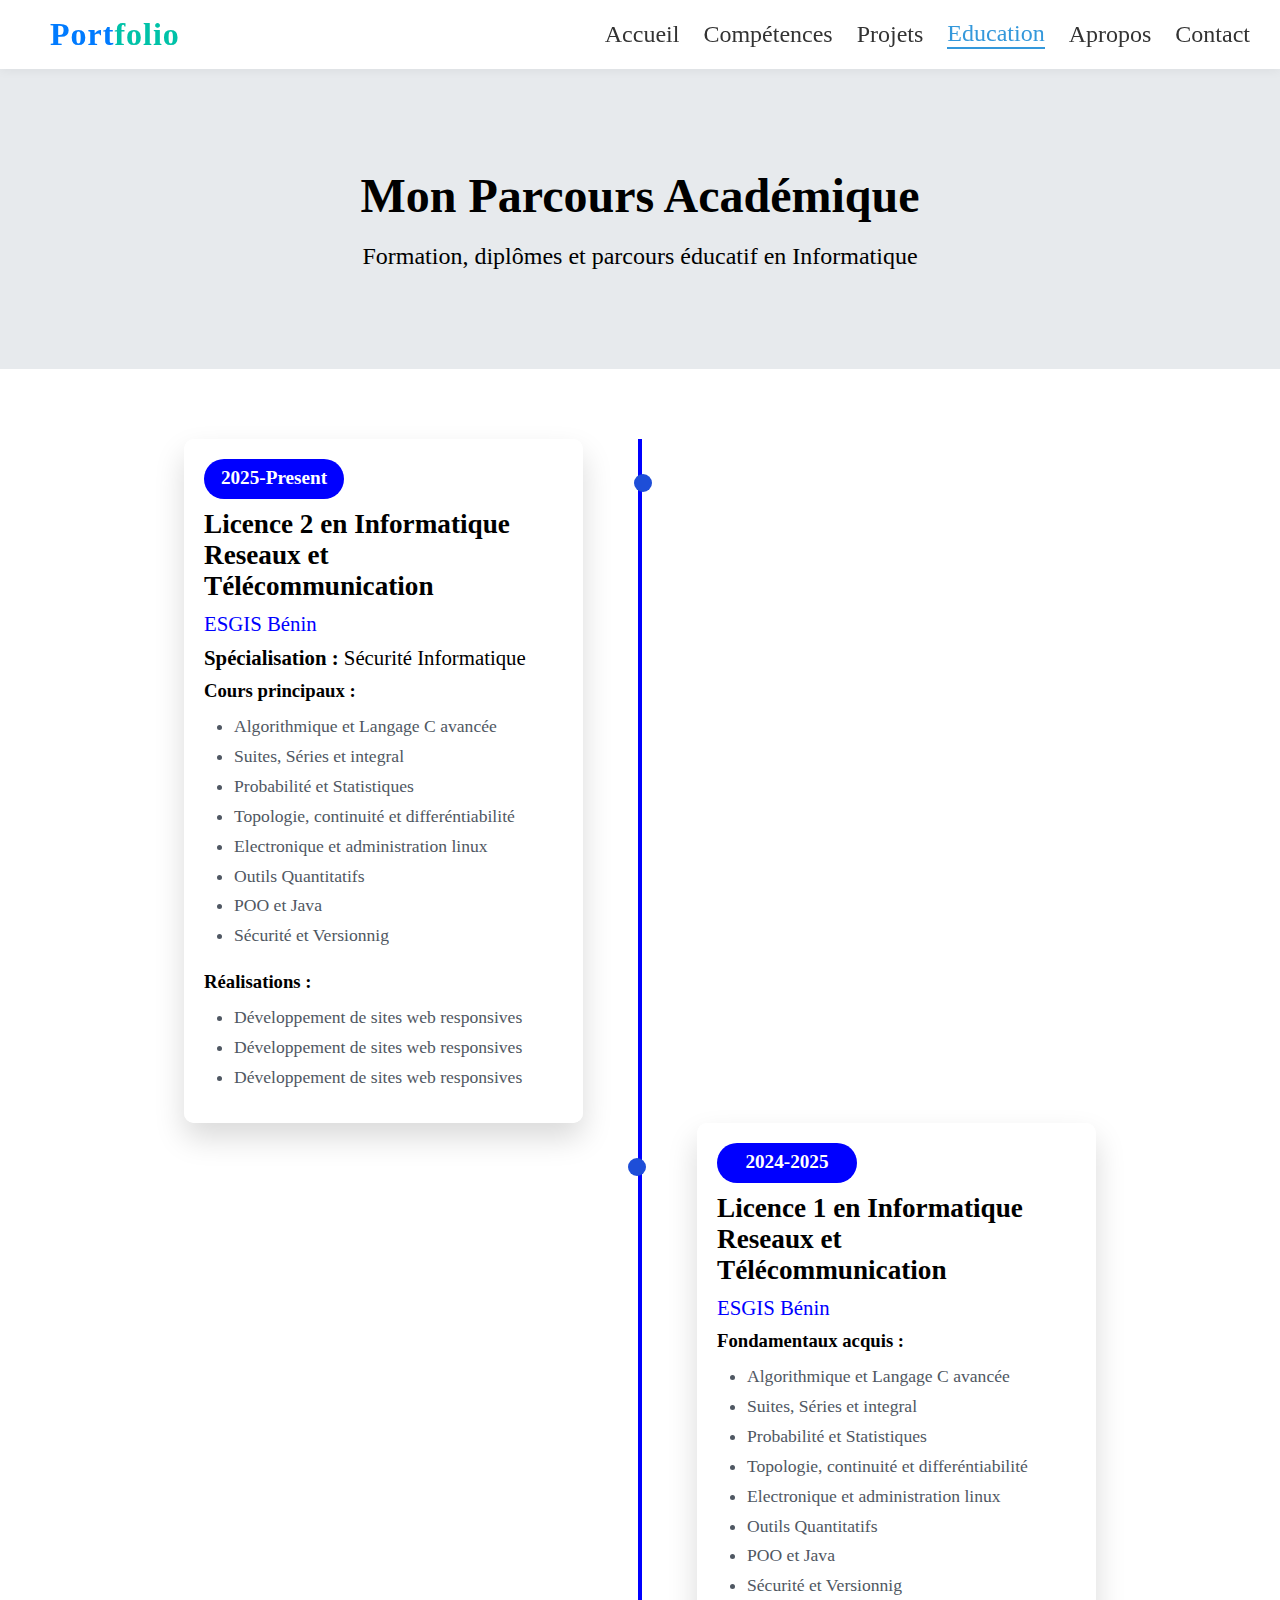
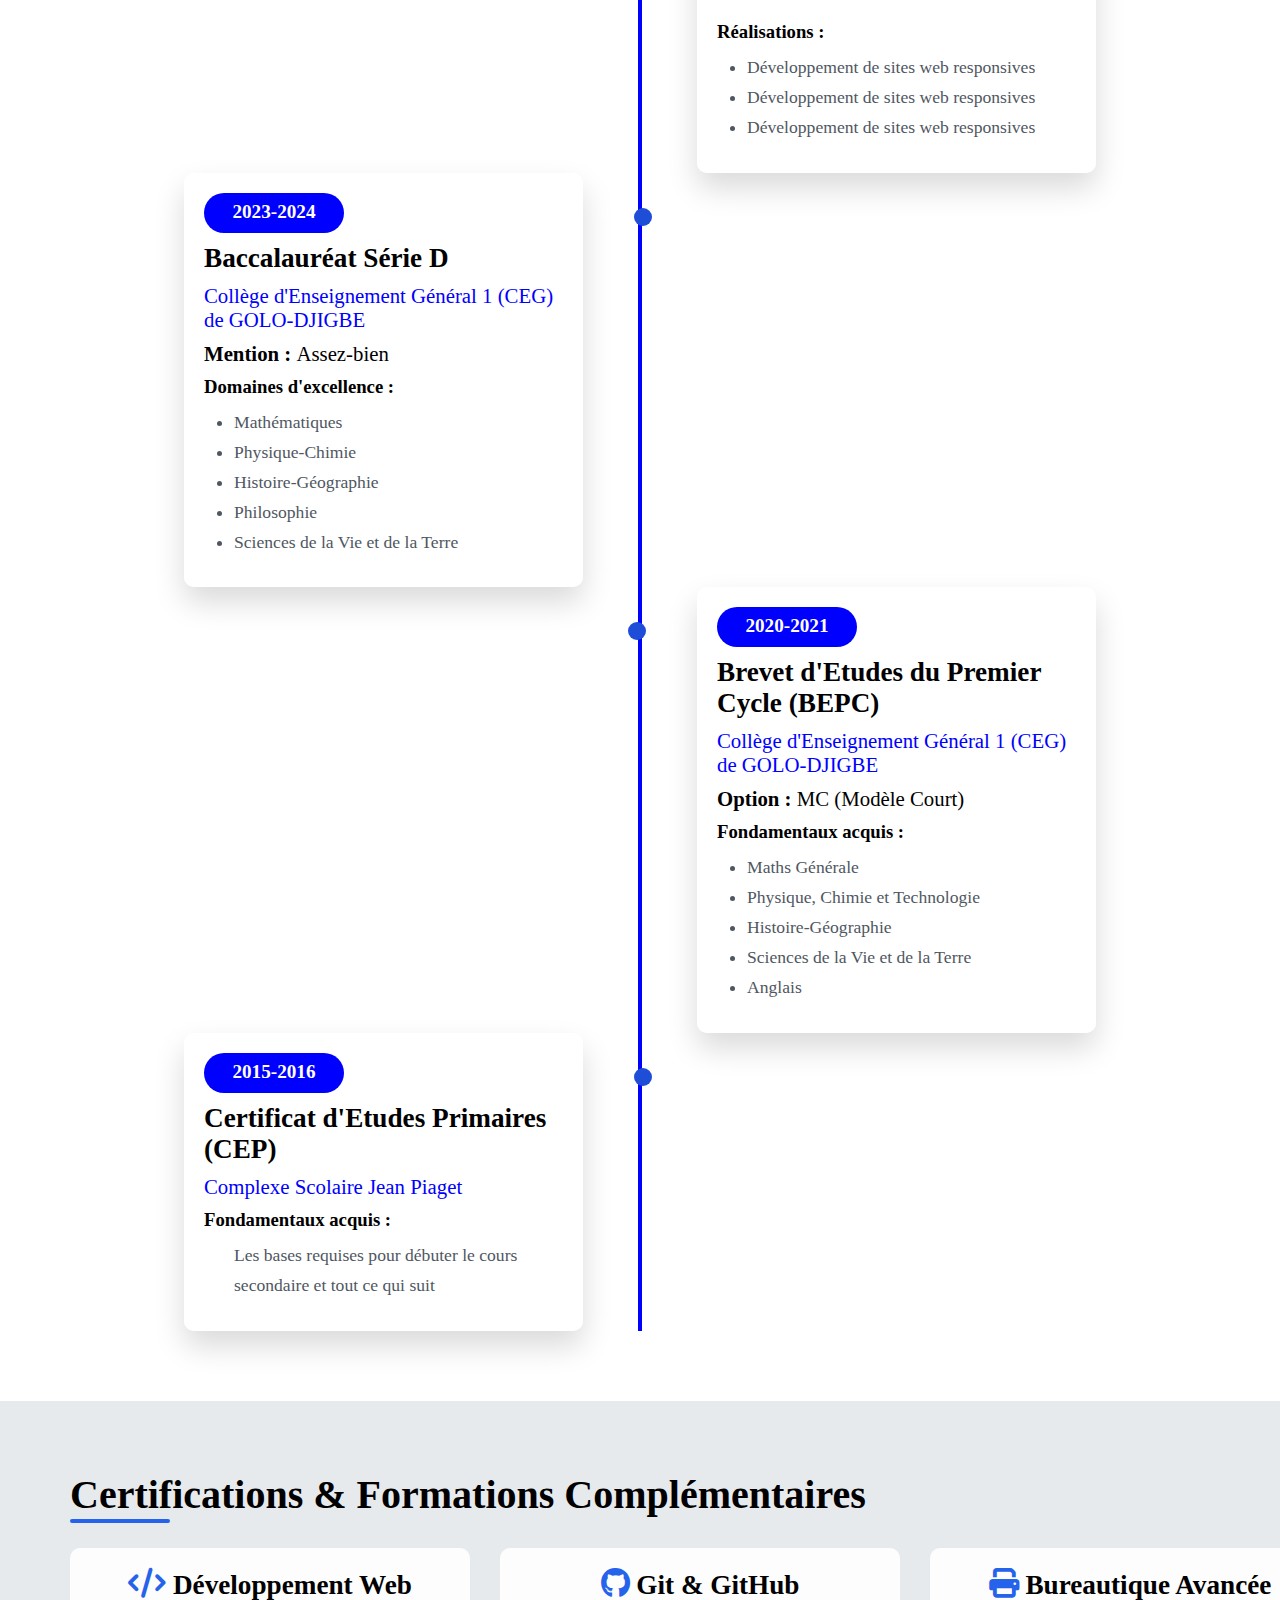
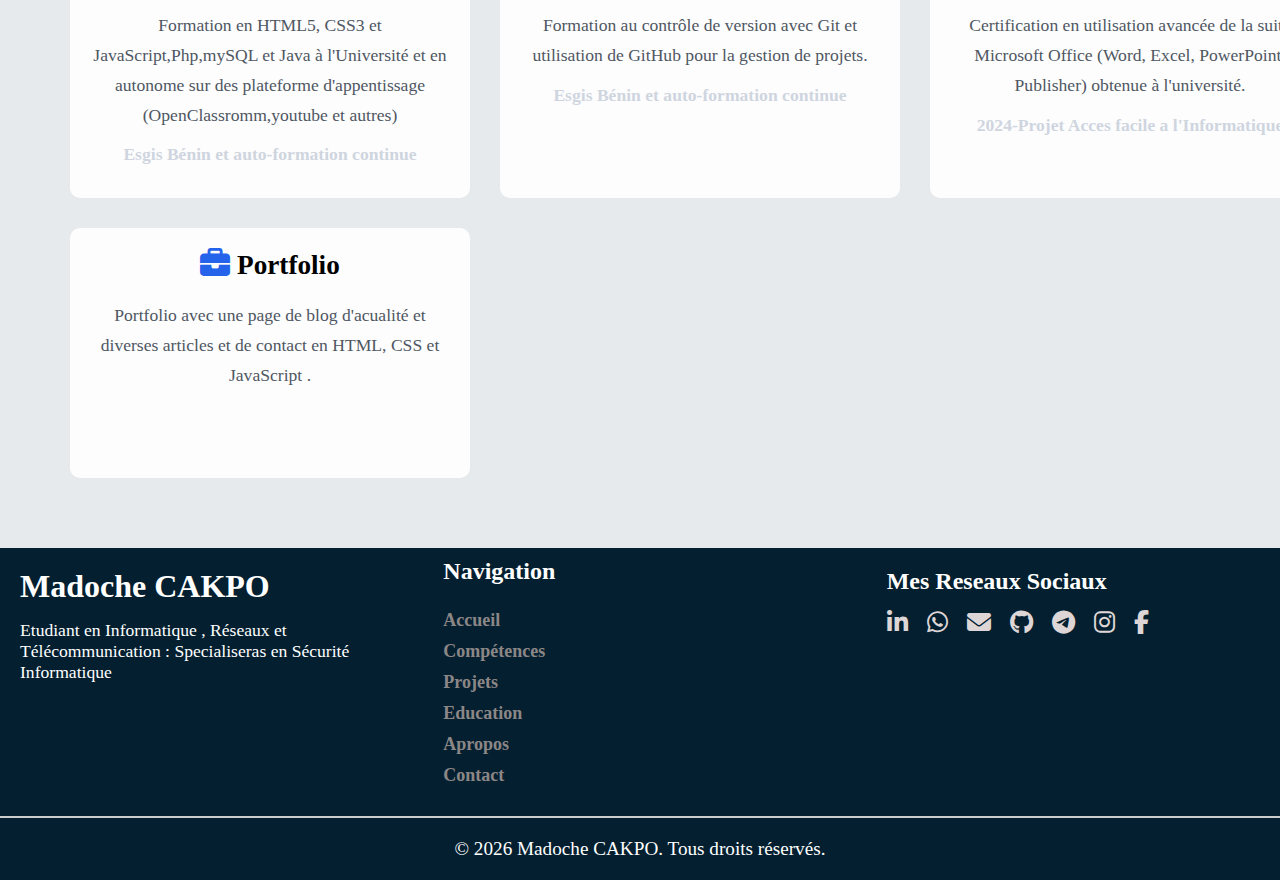
<file: pages/education.html>
<!DOCTYPE html>
<html lang="en">
<head>
    <meta charset="UTF-8">
    <meta name="viewport" content="width=device-width, initial-scale=1.0">
    <link rel="stylesheet" href="https://cdnjs.cloudflare.com/ajax/libs/font-awesome/6.5.1/css/all.min.css">
    <link rel="stylesheet" href="../css/style.css">
    <link rel="stylesheet" href="../css/education.css">
    <title>Education</title>
</head>
<body>
    <header class="entete">
        <div class="tete">
            <div class="gauche">Port<span>folio</span></div>
            <nav class="navig" id="navig">
                <a href="accueil.html">Accueil</a>
                <a href="competences.html">Compétences</a>
                <a href="projets.html">Projets</a>
                <a href="education.html" class="active">Education</a>
                <a href="apropos.html">Apropos</a>
                <a href="contact.html">Contact</a>
            </nav>
            <button class="menu" id="menu">☰</button>
        </div>
    </header>

    <main class="corp">
        <section class="titre_section">
            <h2>Mon Parcours Académique</h2>
            <p>Formation, diplômes et parcours éducatif en Informatique</p>
        </section>

        <section class="education">
            <div class="cursus">
                <div class="diplome">
                    <div class="annee">2025-Present</div>
                    <h2>Licence 2 en Informatique Reseaux et Télécommunication</h2>
                    <p class="ecole">ESGIS Bénin</p>
                    <p><strong>Spécialisation : </strong>Sécurité Informatique</p>
                    <div class="cours">
                        <h3>Cours principaux :</h3>
                        <ul>
                            <li>Algorithmique et Langage C avancée</li>
                            <li>Suites, Séries et integral</li>
                            <li>Probabilité et Statistiques</li>
                            <li>Topologie, continuité et differéntiabilité</li>
                            <li>Electronique et administration linux</li>
                            <li>Outils Quantitatifs</li>
                            <li>POO et Java</li>
                            <li>Sécurité et Versionnig</li>
                        </ul>
                    </div>
                    <div class="realisation">
                        <h3>Réalisations :</h3>
                        <ul>
                            <li>Développement de sites web responsives</li>
                            <li>Développement de sites web responsives</li>
                            <li>Développement de sites web responsives</li>
                        </ul>
                    </div>
                </div>

                <div class="diplome">
                    <div class="annee">2024-2025</div>
                    <h2>Licence 1 en Informatique Reseaux et Télécommunication</h2>
                    <p class="ecole">ESGIS Bénin</p>
                    <div class="cours">
                        <h3>Fondamentaux acquis :</h3>
                        <ul>
                            <li>Algorithmique et Langage C avancée</li>
                            <li>Suites, Séries et integral</li>
                            <li>Probabilité et Statistiques</li>
                            <li>Topologie, continuité et differéntiabilité</li>
                            <li>Electronique et administration linux</li>
                            <li>Outils Quantitatifs</li>
                            <li>POO et Java</li>
                            <li>Sécurité et Versionnig</li>
                        </ul>
                    </div>
                    <div class="realisation">
                        <h3>Réalisations :</h3>
                        <ul>
                            <li>Développement de sites web responsives</li>
                            <li>Développement de sites web responsives</li>
                            <li>Développement de sites web responsives</li>
                        </ul>
                    </div>
                </div>

                <div class="diplome">
                    <div class="annee">2023-2024</div>
                    <h2>Baccalauréat Série D</h2>
                    <p class="ecole">Collège d'Enseignement Général 1 (CEG) de GOLO-DJIGBE </p>
                    <p><strong>Mention : </strong> Assez-bien</p>
                    <div class="cours">
                        <h3>Domaines d'excellence :</h3>
                        <ul>
                            <li>Mathématiques</li>
                            <li>Physique-Chimie</li>
                            <li>Histoire-Géographie</li>
                            <li>Philosophie</li>
                            <li>Sciences de la Vie et de la Terre</li>
                        </ul>
                    </div>
                </div>

                <div class="diplome">
                    <div class="annee">2020-2021</div>
                    <h2>Brevet d'Etudes du Premier Cycle (BEPC)</h2>
                    <p class="ecole">Collège d'Enseignement Général 1 (CEG) de GOLO-DJIGBE </p>
                    <p><strong>Option : </strong>  MC (Modèle Court)</p>
                    <div class="cours">
                        <h3>Fondamentaux acquis :</h3>
                        <ul>
                            <li>Maths Générale</li>
                            <li>Physique, Chimie et Technologie</li>
                            <li>Histoire-Géographie</li>
                            <li>Sciences de la Vie et de la Terre</li>
                            <li>Anglais</li>
                        </ul>
                    </div>
                </div>

                <div class="diplome">
                    <div class="annee">2015-2016</div>
                    <h2>Certificat d'Etudes Primaires (CEP)</h2>
                    <p class="ecole">Complexe Scolaire Jean Piaget </p>
                    <div class="cours">
                        <h3>Fondamentaux acquis :</h3>
                        <p>Les bases requises pour débuter le cours secondaire et tout ce qui suit </p>
                    </div>
                </div>
            </div>
        </section>

        <section  class="objectifs_ac">
            <h2>Certifications & Formations Complémentaires</h2>
            <div class="conteneur_obj">
                <div class="cpt_obj">
                    <h3><i class="fas fa-code"></i> Développement Web</h3>
                    <p> Formation en HTML5, CSS3 et JavaScript,Php,mySQL et Java à l'Université 
                        et en autonome sur des plateforme d'appentissage (OpenClassromm,youtube et autres)
                    </p>
                    <h4>Esgis Bénin et auto-formation continue</h4>
                </div>
                <div class="cpt_obj">
                    <h3><i class="fa-brands fa-github"></i> Git & GitHub</h3>
                    <p> Formation au contrôle de version avec Git et utilisation de GitHub pour la gestion de projets.
                    </p>
                    <h4>Esgis Bénin et auto-formation continue</h4>
                </div>
                <div class="cpt_obj">
                    <h3><i class="fas fa-print"></i> Bureautique Avancée</h3>
                    <p>Certification en utilisation avancée de la suite Microsoft Office 
                        (Word, Excel, PowerPoint, Publisher) obtenue à l'université.</p>
                    <h4>2024-Projet Acces facile a l'Informatique</h4>
                </div>
                <div class="cpt_obj">
                    <h3><i class="fa-solid fa-briefcase"></i> Portfolio</h3>
                    <h5></h5>
                    <p> Portfolio avec une page de blog d'acualité et diverses articles
                         et de contact en HTML, CSS et JavaScript .
                    </p>
                </div>
            </div>
        </section>
    </main>

    <footer class="pied">
            <section class="dls">
                <div class="courte_description">
                    <div class="nom"><h2>Madoche CAKPO</h2></div>
                    <div class="filiere"><p>Etudiant en Informatique , Réseaux et Télécommunication :
                        Specialiseras en Sécurité Informatique</p>
                    </div>
                </div>
                <div class="navigation">
                    <h4>Navigation</h4>
                    <a href="accueil.html" >Accueil</a>
                    <a href="competences.html">Compétences</a>
                    <a href="projets.html">Projets</a>
                    <a href="education.html">Education</a>
                    <a href="apropos.html">Apropos</a>
                    <a href="contact.html">Contact</a>
                </div>
                <div class="sociaux">
                    <h4>Mes Reseaux Sociaux</h4>
                    <div class="lien">
                        <a href="https://www.linkedin.com/in/mardoch%C3%A9e-cakpo-910995337?utm_source=share&utm_campaign=share_via&utm_content=profile&utm_medium=android_app"><i class="fab fa-linkedin-in"></i></a>
                        <a href="https://wa.me/qr/Q6IBNPX7HH4QM1"><i class="fab fa-whatsapp"></i></a>
                        <a href="mailto:mardochecakpo@gmail.com"><i class="fas fa-envelope"></i></a>
                        <a href="https://github.com/mardoche-ckp"><i class="fab fa-github"></i></i></a>
                        <a href="https://t.me/+22947998525"><i class="fa-brands fa-telegram"></i></a>
                        <a href="https://www.instagram.com/cakpo_mardochee?igsh=aDc3M3Y5eDZ5cnNx"><i class="fab fa-instagram"></i></a>
                        <a href="#"><i class="fab fa-facebook-f"></i></a>
                    </div>
                </div>
            </section>
            <section class="auteur">
                <p>© 2026 Madoche CAKPO. Tous droits réservés.</p>
            </section>
        
    </footer>
    <script src="../js/scripts.js"></script>
</body>
</html>
</file>
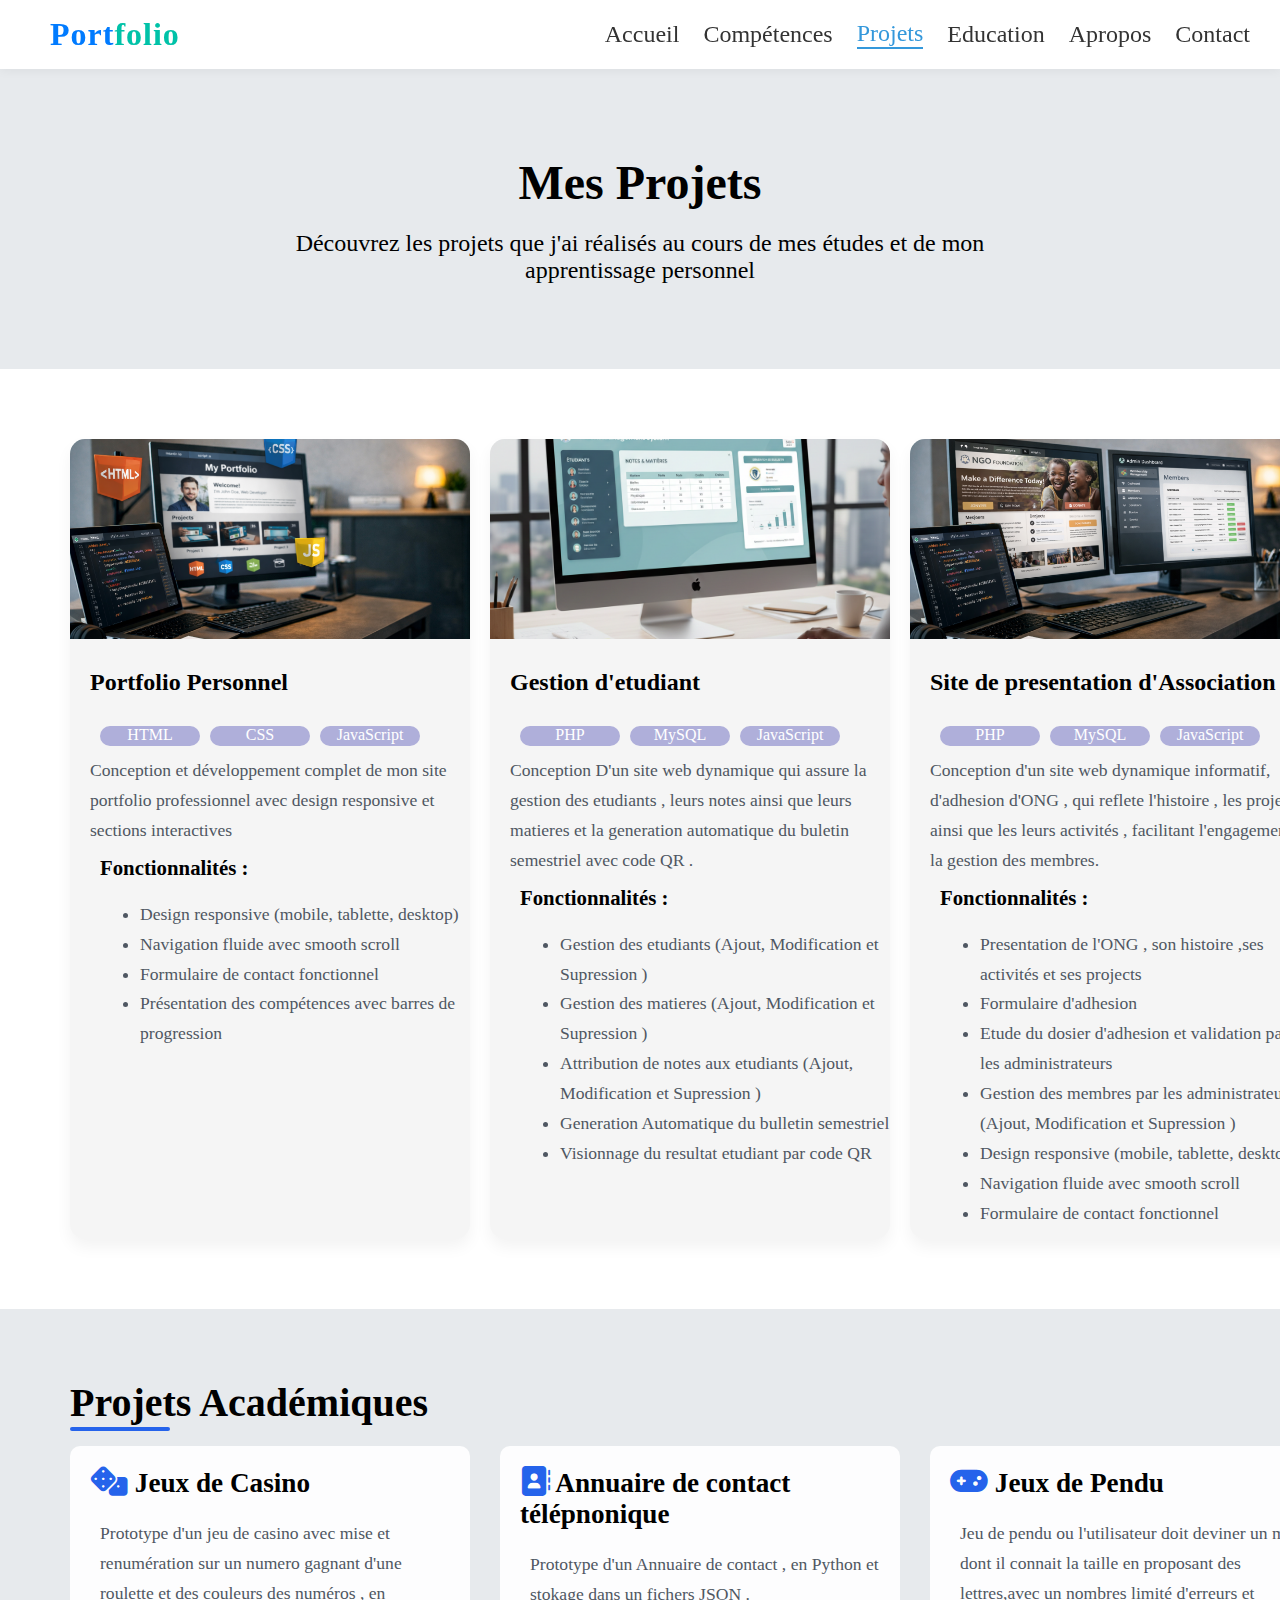
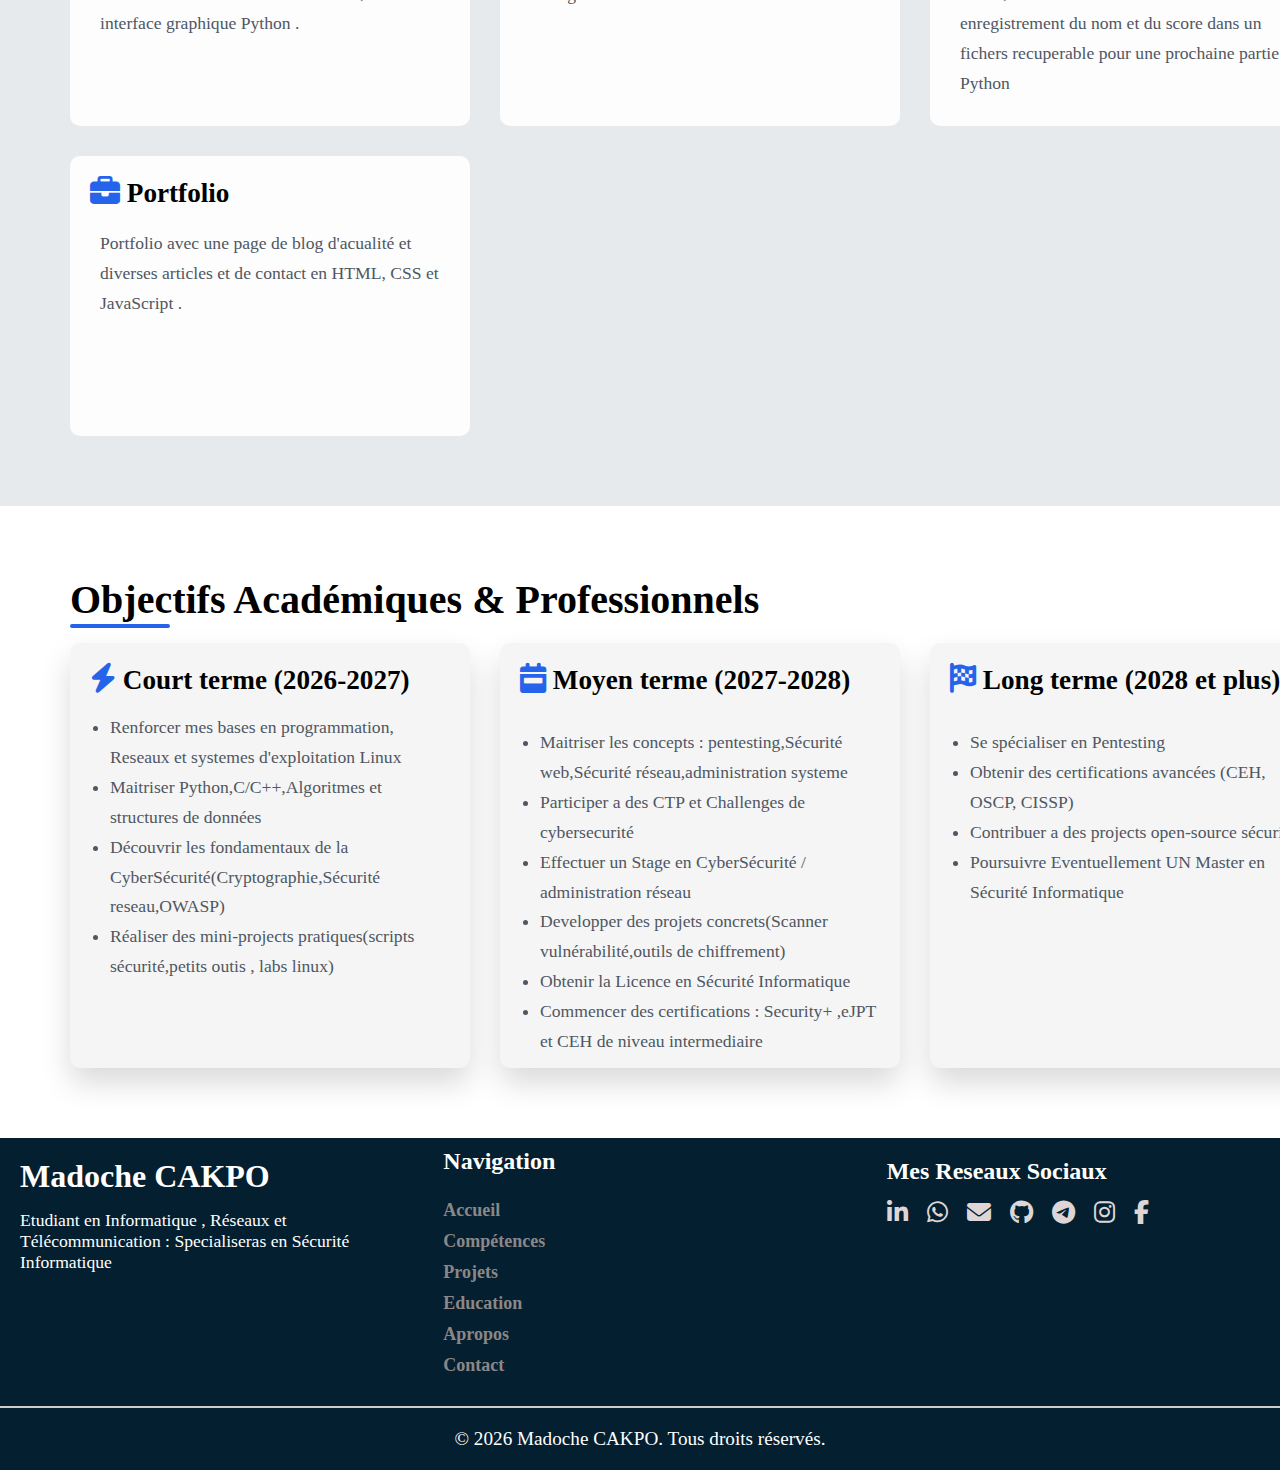
<file: pages/projets.html>
<!DOCTYPE html>
<html lang="en">
<head>
    <meta charset="UTF-8">
    <meta name="viewport" content="width=device-width, initial-scale=1.0">
    <link rel="stylesheet" href="https://cdnjs.cloudflare.com/ajax/libs/font-awesome/6.5.1/css/all.min.css">
    <link rel="stylesheet" href="../css/style.css">
    <link rel="stylesheet" href="../css/projet.css">
    <title>Projets</title>
</head>
<body>
    <header class="entete">
        <div class="tete">
            <div class="gauche">Port<span>folio</span></div>
            <nav class="navig" id="navig">
                <a href="accueil.html">Accueil</a>
                <a href="competences.html">Compétences</a>
                <a href="projets.html" class="active">Projets</a>
                <a href="education.html">Education</a>
                <a href="apropos.html">Apropos</a>
                <a href="contact.html">Contact</a>
            </nav>
            <button class="menu" id="menu">☰</button>
        </div>
    </header>

    <main class="corp">
        <section class="titre_section">
            <h2>Mes Projets</h2>
            <p>
                Découvrez les projets que j'ai réalisés au cours de mes études et de mon <br> apprentissage personnel
            </p>
        </section>

        <section class="projets">
            <div class="conteneur">
                <div class="projet">
                    <img  class="image_projet" src="../images/p.png" alt="tof de projet">
                    <h3>Portfolio Personnel</h3>
                    <div class="language_prog">
                        <div>HTML</div>
                        <div>CSS</div>
                        <div>JavaScript</div>
                    </div>
                    <p>
                        Conception et développement complet de mon site portfolio professionnel 
                        avec design responsive et sections interactives
                    </p>
                    <div class="fonction">
                        <h4>Fonctionnalités :</h4>
                        <ul>
                            <li>Design responsive (mobile, tablette, desktop)</li>
                            <li>Navigation fluide avec smooth scroll</li>
                            <li>Formulaire de contact fonctionnel</li>
                            <li>Présentation des compétences avec barres de progression</li>
                        </ul>
                    </div>
                </div>

                <div class="projet">
                    <img  class="image_projet" src="../images/go.png" alt="tof de projet">
                    <h3>Gestion d'etudiant</h3>
                    <div class="language_prog">
                        <div>PHP</div>
                        <div>MySQL</div>
                        <div>JavaScript</div>
                    </div>
                    <p>
                        Conception D'un site web dynamique qui assure la gestion des etudiants ,
                        leurs notes ainsi que leurs matieres et la generation automatique du buletin
                        semestriel avec code QR .
                    </p>
                    <div class="fonction">
                        <h4>Fonctionnalités :</h4>
                        <ul>
                            <li>Gestion des etudiants (Ajout, Modification et Supression )</li>
                            <li>Gestion des matieres (Ajout, Modification et Supression )</li>
                            <li>Attribution de notes aux etudiants (Ajout, Modification et Supression )</li>
                            <li>Generation Automatique du bulletin semestriel</li>
                            <li>Visionnage du resultat etudiant par code QR</li>
                        </ul>
                    </div>
                </div>

                <div class="projet">
                    <img  class="image_projet" src="../images/ge.png" alt="tof de projet">
                    <h3>Site de presentation d'Association</h3>
                    <div class="language_prog">
                        <div>PHP</div>
                        <div>MySQL</div>
                        <div>JavaScript</div>
                    </div>
                    <p>
                        Conception d'un site web dynamique informatif, d'adhesion  d'ONG ,
                         qui reflete l'histoire , les projets ainsi que les leurs activités , facilitant l'engagement
                         et la gestion des membres.
                    </p>
                    <div class="fonction">
                        <h4>Fonctionnalités :</h4>
                        <ul>
                            <li>Presentation de l'ONG , son histoire ,ses activités et ses projects</li>
                            <li>Formulaire d'adhesion </li>
                            <li>Etude du dosier d'adhesion et validation par les administrateurs </li>
                            <li>Gestion des membres par les administrateurs (Ajout, Modification et Supression )</li>
                            <li>Design responsive (mobile, tablette, desktop)</li>
                            <li>Navigation fluide avec smooth scroll</li>
                            <li>Formulaire de contact fonctionnel</li>
                        </ul>
                    </div>  
                </div>
            </div>
        </section>

        <section  class="objectifs_ac">
            <h2>Projets Académiques</h2>
            <div class="conteneur_obj">
                <div class="cpt_obj">
                    <h3><i class="fa-solid fa-dice"></i> Jeux de Casino</h3>
                    <h5></h5>
                    <p> Prototype d'un jeu de casino avec mise et renumération sur un numero gagnant
                        d'une roulette et des couleurs des numéros , en interface graphique Python .
                    </p>
                </div>
                <div class="cpt_obj">
                    <h3><i class="fa-solid fa-address-book"></i> Annuaire de contact télépnonique</h3>
                    <h5></h5>
                    <p> Prototype d'un Annuaire de contact , en Python et stokage dans un fichers JSON .
                    </p>
                </div>
                <div class="cpt_obj">
                    <h3><i class="fa-solid fa-gamepad"></i> Jeux de Pendu</h3>
                    <h5></h5>
                    <p> Jeu de pendu ou l'utilisateur  doit deviner un mot dont il connait la taille en
                        proposant des lettres,avec un nombres limité d'erreurs et enregistrement du nom
                        et du score dans un fichers recuperable pour une prochaine partie , en Python
                    </p>
                </div>
                <div class="cpt_obj">
                    <h3><i class="fa-solid fa-briefcase"></i> Portfolio</h3>
                    <h5></h5>
                    <p> Portfolio avec une page de blog d'acualité et diverses articles
                         et de contact en HTML, CSS et JavaScript .
                    </p>
                </div>
            </div>
        </section>

        <section  class="objectifs_pro">
            <h2>Objectifs Académiques & Professionnels</h2>
            <div class="conteneur_cpt">
                <div class="cpt_trans">
                    <h3><i class="fa-solid fa-bolt"></i> Court terme (2026-2027)</h3>
                    <ul>
                        <li>Renforcer mes bases en programmation, Reseaux et systemes d'exploitation Linux</li>
                        <li>Maitriser Python,C/C++,Algoritmes et structures de données</li>
                        <li>Découvrir les fondamentaux de la CyberSécurité(Cryptographie,Sécurité reseau,OWASP)</li>
                        <li>Réaliser des mini-projects pratiques(scripts sécurité,petits outis , labs linux)</li>
                    </ul>
                </div>
                <div class="cpt_trans">
                    <h3><i class="fa-solid fa-calendar-week"></i> Moyen terme (2027-2028)</h3>
                    <p>
                        <ul>
                            <li>Maitriser les concepts : pentesting,Sécurité web,Sécurité réseau,administration systeme</li>
                            <li>Participer a des CTP et Challenges de cybersecurité</li>
                            <li>Effectuer un Stage en CyberSécurité / administration réseau</li>
                            <li>Developper des projets concrets(Scanner vulnérabilité,outils de chiffrement)</li>
                            <li>Obtenir la Licence en Sécurité Informatique</li>
                            <li>Commencer des certifications : Security+ ,eJPT et CEH de niveau intermediaire</li>
                        </ul>
                    </p>
                </div>
                <div class="cpt_trans">
                    <h3><i class="fa-solid fa-flag-checkered"></i>  Long terme (2028 et plus)</h3>
                    <p>
                        <ul>
                            <li>Se spécialiser en Pentesting </li>
                            <li>Obtenir des certifications avancées (CEH, OSCP, CISSP)</li>
                            <li>Contribuer a des projects open-source sécurité</li>
                            <li>Poursuivre Eventuellement UN Master en Sécurité Informatique</li>
                        </ul>
                    </p>
                </div>
            </div>
        </section>
    </main>

    <footer class="pied">
            <section class="dls">
                <div class="courte_description">
                    <div class="nom"><h2>Madoche CAKPO</h2></div>
                    <div class="filiere"><p>Etudiant en Informatique , Réseaux et Télécommunication :
                        Specialiseras en Sécurité Informatique</p>
                    </div>
                </div>
                <div class="navigation">
                    <h4>Navigation</h4>
                    <a href="accueil.html" >Accueil</a>
                    <a href="competences.html">Compétences</a>
                    <a href="projets.html">Projets</a>
                    <a href="education.html">Education</a>
                    <a href="apropos.html">Apropos</a>
                    <a href="contact.html">Contact</a>
                </div>
                <div class="sociaux">
                    <h4>Mes Reseaux Sociaux</h4>
                    <div class="lien">
                        <a href="https://www.linkedin.com/in/mardoch%C3%A9e-cakpo-910995337?utm_source=share&utm_campaign=share_via&utm_content=profile&utm_medium=android_app"><i class="fab fa-linkedin-in"></i></a>
                        <a href="https://wa.me/qr/Q6IBNPX7HH4QM1"><i class="fab fa-whatsapp"></i></a>
                        <a href="mailto:mardochecakpo@gmail.com"><i class="fas fa-envelope"></i></a>
                        <a href="https://github.com/mardoche-ckp"><i class="fab fa-github"></i></i></a>
                        <a href="https://t.me/+22947998525"><i class="fa-brands fa-telegram"></i></a>
                        <a href="https://www.instagram.com/cakpo_mardochee?igsh=aDc3M3Y5eDZ5cnNx"><i class="fab fa-instagram"></i></a>
                        <a href="#"><i class="fab fa-facebook-f"></i></a>
                    </div>
                </div>
            </section>
            <section class="auteur">
                <p>© 2026 Madoche CAKPO. Tous droits réservés.</p>
            </section>
        
    </footer>
    <script src="../js/scripts.js"></script>
</body>
</html>
</file>
<file: css/style.css>
.entete {
  background: white;
  box-shadow: 0 2px 10px rgba(0,0,0,0.05);
  position: sticky;
  top: 0;
  z-index: 1000;
}

.tete {
  display: flex;
  align-items: center;
  justify-content: space-between;
  padding: 1rem 0;
}

.gauche {
  font-weight: 700;
  font-size: 2rem;
  color: #007bff;
  letter-spacing: 1px;
  transition: color 0.3s;
  margin-left: 50px;
}
.gauche span {
  color: #00c2a8;
}

.gauche:hover {
  color: #00c2a8;
}

.navig {
  display: flex;
  gap: 1.5rem;
  align-items: center;
  padding-right: 30px;
}

.navig a {
  color: #333;
  text-decoration: none;
  font-weight: 500;
  Transition : all 0.3s ease ;
  font-size: 1.5rem;

}

.navig a:hover {
  color: #007bff;
  border-bottom: 2px solid #3498db;
  transform: translateY(-1px);
  box-shadow: 0 10px 15 px rgba(0,0,0,0.15);
}
.navig a.active {
    color: #3498db;
    border-bottom: 2px solid #3498db;
}
.menu {
    display: none;
    font-size: 28px;
    background: none;
    border: none;
    cursor: pointer;
}



/* LE PIED DE PAGE */

.pied {
  display: flex;
  flex-direction: column ;
  background-color: #041f30;
}
.dls {
  display: grid;
  grid-template-columns: repeat(3,1fr);
  gap: 20px;
  padding-bottom: 20px;
  border-bottom: 2px solid #ccc;
}
.courte_description , .navigation , .sociaux {
  background-color: #041f30;
  color: white;
  padding: 20px;
}
.courte_description h2 {
  font-size: 2rem;
  margin-bottom: 15px;  
}
.filiere {
  font-size: 1.1rem;
}
.auteur {
  padding: 20px;
  color: white;
  text-align: center ;
  font-size: 1.2rem;
}
.lien a i {
  color: #ded6d6;
  font-size: 24px;
  margin-right: 15px;
  text-decoration: none;
  transition: transform 0.5s ease, box-shadow 0.5s ease;
}
.lien a i:hover {
  color: #3498db;
  transform: translateY(-8px);
  box-shadow: 0 15px 30px rgba(0,0,0,0.15);
}
.navigation  {
  display: flex;
  flex-direction: column ;
  gap: 10px;
  padding: 10px ;
  width: 200px; 
  font-size: 1.5rem;
}
.navigation a {
  text-decoration: none;
  color: #8c8787;
  font-weight: bold;
  font-size: 18px;
  transition: color 0.3s, transform 0.5s ease, box-shadow 0.5s ease;
}
.navigation h4 {
  font-size: 1.5rem;
  margin-bottom: 15px;
}

.navigation a:hover {
  color: #3498db;
  transform: translateX(8px);
  box-shadow: 0 15px 30px rgba(0,0,0,0.15);
}
.sociaux h4 {
  font-size: 1.5rem;
  margin-bottom: 15px;
}



@media (max-width: 720px){
  
  .menu {
    display: block;
  }
  .navig {
    position: absolute;
    top: 70px;
    right: 20px;
    background: #c0c4d6;
    flex-direction: column;
    width: 150px;
    padding: 20px;
    border-radius: 12px;
    box-shadow: 0 20px 40px rgba(0,0,0,0.4);
    transform: translateY(-30px);
    opacity: 0;
    pointer-events: none;
    transition: all 0.5s ease;
    align-items: flex-end;
  }

  .navig a {
    font-size: 1.1rem;

  }
  .navig.active {
    display: flex;
    transform: translateY(0);
    opacity: 1;
    pointer-events: auto;
  }

  .dls {
    width: 100%;
    display: flex;
    flex-direction: column;
    padding-left: 30px;
  }
  .courte_description {
    padding-left: 0;
  }
}
</file>
<file: css/accueil.css>
* {
  margin: 0;
  padding: 0;
  box-sizing: border-box;
}

body {
  margin: 0;
  padding: 0;
}
.presentation {
  Max-width : 1200px ;
  Margin : 80px auto ;
  Padding : 0 10px ;
  background-color: rgb(255, 255, 255, 0.9);
  Display : flex ;
  Align-items : center ;
  Justify-content : space-between ;
  Gap : 50px ;
}

.nom_et_motiv {
  Flex : 1 ;
} 

.nom {
  Font-size : 2.5rem ;
  Font-weight : 700 ;
  Margin-bottom : 20px ;
}

.nom span {
  Color : #1d4ed8 ;
}

.motivation p {
  Font-size : 1.2rem ;
  Line-height : 1.7 ;
  Color : #4f5762 ;
  Margin-bottom : 30px ;
}


.lien_pc {
  Display : flex ;
  Gap : 20px ;
}

.lien_pc a {
  Text-decoration : none ;
  Padding : 12px 25px ;
  Border-radius : 8px ;
  Font-weight : 600 ;
  Transition : all 0.3s ease ;
}

.lien_pc a:first-child {
  Background-color : #1d4ed8 ;
  Color : white ;
  transition: transform 0.3s ease, box-shadow 0.3s ease;
}

.lien_pc a:first-child:hover {
  Background-color : #1e40af ;
  transform: translateY(-5px);
  box-shadow: 0 15px 30px rgba(0,0,0,0.15);
}

.lien_pc a:last-child {
  Border : 2px solid #1d4ed8 ;
  Color : #1d4ed8 ;
  transition: transform 0.3s ease, box-shadow 0.3s ease;
}

.lien_pc a:last-child:hover {
  Background-color : #1d4ed8 ;
  Color : white ;
  transform: translateY(-5px);
  box-shadow: 0 15px 30px rgba(0,0,0,0.15);
}

.image {
  Flex : 1 ;
  Display : flex ;
  Justify-content : center ;
}

.image img {
  Width : 620px ;
  Height : 620px ;
  Object-fit : cover ;
  Border-radius : 50% ;
  Border : 8px solid #e2e8f0 ;
}

.moi {
  padding: 40px;
  background-color: #f7f9fc;
}
.titre_moi {
  font-size: 2.5rem;
  font-weight: 700;
  margin-bottom: 30px;
  position: relative;
  display: inline-block;
  color: #1a2b3c;
  padding-bottom: 15px;
} 

.titre_moi::after {
  content: "";
  position: absolute;
  bottom: 0;
  left: 0;
  width: 60px;
  height: 5px;
  background-color: #2563eb;
  border-radius: 2px;
}

.infos {
  display: grid;
  grid-template-columns: repeat(3 ,1fr);
  gap: 20px;
}

.info {
  background-color: #ffffff;
  padding: 25px;
  border-radius: 15px;
  box-shadow: 0 10px 25px rgba(0,0,0,0.06);
  text-align: center;
  transition: transform 0.3s ease, box-shadow 0.3s ease;
}
.info h3 {
    font-size: 1.8rem;
    font-weight: 700;
    margin-bottom: 15px;
}
.info p {
    font-size: 1.1rem;
    line-height: 1.7;
    color: #555;
}
.info a {
  font-size: 1.2rem;
  text-decoration: none;
  color: #2563eb;
}
.info:hover {
  transform: translateY(-8px);
  box-shadow: 0 15px 30px rgba(0,0,0,0.15);
}
.info a:hover {
  text-decoration:underline;
}
.icon {
    font-size: 40px;
    color: #2563eb;
    margin-bottom: 15px;
}
.mes_competences {
  Max-width : 1200px ;
  Margin : 80px auto ;
  Padding : 0 40px ;
  background-color: rgb(255, 255, 255, 0.9);
  Align-items : center ;
  Justify-content : space-between ;
  Gap : 50px ;
}
.lien_c {
  display: flex;
  justify-content: center;
  margin: 30px;
}
.lien_c a {
  Text-decoration : none ;
  Padding : 12px 25px ;
  Border-radius : 8px ;
  Font-weight : 600 ;
  Transition : all 0.3s ease ;
  text-align: center;
  Background-color : #1d4ed8 ;
  Color : white ;
  transition: transform 0.3s ease, box-shadow 0.3s ease;
}
.lien_c a:hover {
  transform: translateY(-8px);
  box-shadow: 0 15px 30px rgba(0,0,0,0.15);
}




@media (max-width: 720px){
  .presentation{
    flex-direction: column;
  }
  .nom_et_motiv {
    padding: 20px;
    display: flex;
    flex-direction: column;
    order: 2;
  }
  .image {
    order: 1;
  }
  .image img {
    width: 400px;
    height: 400px;
  }
  .infos {
    display: flex;
    flex-direction: column;
    gap: 30px;
  }
}
</file>
<file: css/apropos.css>
* {
  margin: 0;
  padding: 0;
  box-sizing: border-box;
}

body {
  margin: 0;
  padding: 0;
}
.titre_section {
    background-color: #e7eaed;
    display: flex;
    flex-direction: column;
    text-align: center;
    height : 300px ;
    justify-content: center;
}
.titre_section h2 {
    font-size: 3rem;
    margin-top: 50px;
    margin-bottom: 20px;
}
.titre_section p {
    font-size: 1.5rem;
    margin-bottom: 50px;
}

.presentation {
  Max-width : 1200px ;
  Margin : 80px auto ;
  background-color: rgb(255, 255, 255, 0.9);
  Display : flex ;
  Align-items : center ;
  Justify-content : space-between ;
  Gap : 50px ;
}

.nom_et_motiv {
  Flex : 1 ;
} 

.nom {
  Font-size : 2.5rem ;
  Font-weight : 700 ;
  Margin-bottom : 20px ;
}

.nom span {
  Color : #1d4ed8 ;
}

.motivation p {
  Font-size : 1.1rem ;
  Line-height : 1.7 ;
  Color : #4f5762 ;
  Margin-bottom : 30px ;
}

.contact p span {
    font-size: 1.3rem;
    Line-height : 1.7 ;
    Color : #2F4F6F ;
    margin-right: 50px;
    font-weight: 900;
}

.contact p {
    font-size: 1.1rem;
    Line-height : 1.7 ;
    Color : #4f5762 ;
    padding : 10px ;
    border-bottom: 1px solid #696f78;

}

.image {
  Flex : 1 ;
  Display : flex ;
  Justify-content : center ;
}

.image img {
  Width : 550px ;
  Height : 700px ;
  Object-fit : cover ;
  Border-radius : 20% ;
  Border : 8px solid #e2e8f0 ;
}


.transversles {
    background-color: #e7eaed ;
    padding: 70px;
}
.passion{
    background-color: rgb(255, 255, 255, 0.9) ;
    padding: 70px;
}
.transversles h2 , .passion h2{
    font-size: 2.5rem;
    margin-bottom: 20px;
    position: relative;
}
.transversles h2::after , .passion h2::after {
    content: '';
    position: absolute;
    left: 0;
    bottom: -5px;
    width: 100px;
    height: 4px;
    background-color: #2563eb;
    border-radius: 2px;
}
.conteneur_cpt_trans{
    display: grid;
    grid-template-columns: repeat(4,1fr);
    gap: 30px;
}
.cpt_trans {
    display: flex;
    gap: 15px;
    flex-direction: column;
    text-align: center;
    background-color: rgb(255, 255, 255 ,0.9);
    border-radius: 10px;
    padding: 20px;
    transition: all 0.3s ease;

}
.cpt_pass {
    display: flex;
    gap: 15px;
    flex-direction: column;
    text-align: center;
    background-color: #f5f5f5;
    border-radius: 10px;
    box-shadow: 0 10px 13px rgba(0,0,0,0.15);
    padding: 20px;
    transition: all 0.3s ease;

}
.cpt_trans:hover , .cpt_pass:hover {
    transform: translateY(-8px);
    box-shadow: 0 15px 30px rgba(0,0,0,0.15);
}
.cpt_trans i , .cpt_pass i{
    font-size: 40px;
    color: #2563eb;
    margin-bottom: 15px;
}
.cpt_trans h3 , .cpt_pass h3 {
    font-size: 1.5rem;
}
.cpt_trans p , .cpt_pass p{
    Font-size : 1.1rem ;
    Line-height : 1.7 ;
    Color : #4f5762 ;
    Margin-bottom : 30px ;
}

.lien_pc {
  Display : flex ;
  Gap : 20px ;
  justify-content: center;
  margin-top: 50px;
}

.lien_pc a {
  Text-decoration : none ;
  Padding : 12px 25px ;
  Border-radius : 8px ;
  Font-weight : 600 ;
  Transition : all 0.3s ease ;
}

.lien_pc a:first-child {
  Background-color : #1d4ed8 ;
  Color : white ;
  transition: transform 0.3s ease, box-shadow 0.3s ease;
}

.lien_pc a:first-child:hover {
  Background-color : #1e40af ;
  transform: translateY(-5px);
  box-shadow: 0 15px 30px rgba(0,0,0,0.15);
}

.lien_pc a:last-child {
  Border : 2px solid #1d4ed8 ;
  Color : #1d4ed8 ;
  transition: transform 0.3s ease, box-shadow 0.3s ease;
}

.lien_pc a:last-child:hover {
  Background-color : #1d4ed8 ;
  Color : white ;
  transform: translateY(-5px);
  box-shadow: 0 15px 30px rgba(0,0,0,0.15);
}

@media (max-width: 720px){
  .presentation{
    flex-direction: column;
  }
  .nom_et_motiv {
    padding: 20px;
    display: flex;
    flex-direction: column;
    order: 2;
  }
  .image {
    order: 1;
  }
  .image img {
    width: 400px;
    height: 500px;
  }
  .transversles , .passion{
    padding: 30px;
  }
  .conteneur_cpt_trans{
    display: flex;
    flex-direction: column;
    gap: 50px;
  }
}
</file>
<file: css/competences.css>
* {
  margin: 0;
  padding: 0;
  box-sizing: border-box; 
}

body {
  margin: 0;
  padding: 0;
}
.titre_section {
    background-color: #e7eaed;
    display: flex;
    flex-direction: column;
    text-align: center;
}
.titre_section h2 {
    font-size: 3rem;
    margin-top: 50px;
    margin-bottom: 10px;
}
.titre_section p {
    font-size: 1.5rem;
    margin-bottom: 50px;
}

.dev , .bureautique {
    padding: 70px;
    background-color: rgb(255, 255, 255 ,0.9);
}
.dev h2 , .programmation h2 , .bureautique h2 , .transversles h2 {
    font-size: 2.5rem;
    margin-bottom: 20px;
    position: relative;
}
.dev h2 i , .programmation h2 i , .bureautique h2 i , .transversles h2 i{
    margin-right: 8px;
    color: #2563eb; 
}
.dev h2::after ,.programmation h2::after , .bureautique h2::after , .transversles h2::after{
    content: '';
    position: absolute;
    left: 0;
    bottom: -5px;
    width: 100px;
    height: 4px;
    background-color: #2563eb;
    border-radius: 2px;
}
.conteneur{
    display: grid;
    grid-template-columns: repeat(2,1fr);
    gap: 30px;
}
.conteneur_cpt {
    display: flex;
}

.categorie_cpt {
    background-color: #f5f5f5;
    padding: 20px;
    width: 550px;
    border-radius: 12px;
    flex: 1 1 300px;
    box-shadow: 0 4px 12px rgba(0,0,0,0.05);
    transition: all 0.3s ease;
}
.categorie_cpt:hover{
    transform: translateY(-8px);
    box-shadow: 0 15px 30px rgba(0,0,0,0.15);
}

.categorie_cpt i {
    font-size: 50px;
    color: #2563eb;
    display: block;
    margin-bottom: 10px;
}

.categorie_cpt h3 {
    margin: 0 0 15px 0;
    font-size: 2rem;
}


.list_cpt {
    display: flex;
    flex-direction: column;
    gap: 15px;
}
.item_cpt {
    display: flex;
    align-items: center;  
}
.item_cpt i {
    font-size: 30px;
    color: #2563eb;
    display: block;
    margin-bottom: 10px;
    margin-right: 10px;
}

.nom_cpt {
    flex: 1;
    font-size: 1.1rem;
}

.bar_cpt {
    flex: 5;
    height: 8px;
    background-color: #e5e7eb;
    border-radius: 8px;
    overflow: hidden;
    margin: 0 10px;
}
.bar_niv_cpt {
    height: 100%;
    background-color: #2563eb;
    border-radius: 8px;
}
.niv_cpt {
    width: 40px;
    font-size: 14px;
    text-align: right;
}


.programmation , .transversles {
    background-color: #e7eaed ;
    padding: 70px;
}

.conteneur_cpt_trans{
    display: grid;
    grid-template-columns: repeat(4,1fr);
    gap: 30px;
}
.cpt_trans {
    display: flex;
    gap: 15px;
    flex-direction: column;
    text-align: center;
    background-color: rgb(255, 255, 255 ,0.9);;
    border-radius: 10px;
    padding: 20px;
    transition: all 0.3s ease;

}
.cpt_trans:hover {
    transform: translateY(-8px);
    box-shadow: 0 15px 30px rgba(0,0,0,0.15);
}
.cpt_trans i {
    font-size: 40px;
    color: #2563eb;
    margin-bottom: 15px;
}
.cpt_trans h3 {
    font-size: 1.5rem;
}
.cpt_trans p {
    Font-size : 1.1rem ;
    Line-height : 1.7 ;
    Color : #4f5762 ;
    Margin-bottom : 30px ;
}


@media (max-width: 720px){
    .dev , .bureautique , .programmation , .transversles {
        padding: 30px;
    }
    .conteneur {
        display: flex;
        flex-direction: column;
    }
    .conteneur_cpt_trans {
        display: flex;
        flex-direction: column;
    }
}
</file>
<file: css/contact.css>
* {
  margin: 0;
  padding: 0;
  box-sizing: border-box;
}

body {
  margin: 0;
  padding: 0;
}
.titre_section {
    background-color: #e7eaed;
    display: flex;
    flex-direction: column;
    text-align: center;
    height : 300px ;
    justify-content: center;
}
.titre_section h2 {
    font-size: 3rem;
    margin-top: 50px;
    margin-bottom: 20px;
}
.titre_section p {
    font-size: 1.5rem;
    margin-bottom: 50px;
}

.cont_form {
    display: flex;
    padding: 100px;
    justify-content: space-between;
    background-color: rgb(255, 255, 255 ,0.1);
}
.info {
    display: flex;
    flex-direction: column;
    gap: 10px;
    padding: 10px;
}
.info h2 {
    margin-bottom: 10px;
}
.info h2 i {
    font-size: 30px;
    color: #2563eb;
    padding-right: 20px;
}
.info p {
    font-size: 1.1rem;
    Line-height : 1.7 ;
    Color : #4f5762 ;
    padding-left: 20px;
}
.Rlien {
    padding-left: 20px;
}
.Rlien a i {
  color: #8b8585;
  font-size: 24px;
  margin-right: 15px;
  text-decoration: none;
  transition: transform 0.5s ease, box-shadow 0.5s ease;
}
.Rlien a i:hover {
  color: #3498db;
  transform: translateY(-5px);
  box-shadow: 0 15px 30px rgba(0,0,0,0.15);
}

.transversles {
    background-color: #e7eaed ;
    padding: 70px;
}
.transversles h2 {
    font-size: 2.5rem;
    margin-bottom: 20px;
    position: relative;
}
.transversles h2::after {
    content: '';
    position: absolute;
    left: 0;
    bottom: -5px;
    width: 100px;
    height: 4px;
    background-color: #2563eb;
    border-radius: 2px;
}
.conteneur_cpt_trans{
    display: grid;
    grid-template-columns: repeat(4,1fr);
    gap: 30px;
}
.cpt_trans {
    display: flex;
    gap: 15px;
    flex-direction: column;
    text-align: center;
    background-color: rgb(255, 255, 255 ,0.9);
    border-radius: 10px;
    padding: 20px;
    transition: all 0.3s ease;

}
.cpt_trans:hover {
    transform: translateY(-8px);
    box-shadow: 0 15px 30px rgba(0,0,0,0.15);
}
.cpt_trans i {
    font-size: 40px;
    color: #2563eb;
    margin-bottom: 15px;
}
.cpt_trans h3 {
    font-size: 1.5rem;
}
.cpt_trans p {
    Font-size : 1.1rem ;
    Line-height : 1.7 ;
    Color : #4f5762 ;
    Margin-bottom : 30px ;
}

.formulaire {
    display: flex;
    flex-direction: column;
    gap: 5px;
    background-color: #f5f5f5;
    border-radius: 10px;
    box-shadow: 0 10px 13px rgba(0,0,0,0.15);
    padding: 20px;
    transition: all 0.3s ease;
    width: 600px;
    height: 700px;
}
.formulaire label {
    Font-size : 1.3rem ;
    Line-height : 1.7 ;
    Color : #4f5762 ;
}
.formulaire input {
    border-radius: 50%;
    width: 100%;
    padding: 12px 14px;
    border: 1.5px solid #4f5762;
    border-radius: 8px;
    font-size: 15px;
    outline: none;
    transition: all 0.3s ease;
}
.formulaire textarea {
    width: 100%;
    height: 200px; 
    padding: 12px;
    font-size: 16px;
    border-radius: 8px;
    border: 1.5px solid #4f5762;
    outline: none;
    transition: all 0.3s ease;
}
.formulaire button {
    background-color: #2563eb;
    color: #ffffff;
    border: none;
    margin-top: 15px;
    padding: 14px 22px;
    border-radius: 10px;
    font-size: 15px;
    font-weight: bold;
    cursor: pointer;
    align-items: center;
    gap: 8px;
    transition: all 0.3s ease;
}

.formulaire input:focus , .formulaire textarea:focus {
    transform: translateY(-3px);
    border: 1.9px solid #79a7e7;
    box-shadow: 0 15px 30px rgba(0,0,0,0.15);
}
.formulaire button:hover {
    transform: translateY(-5px);
    background-color: #1f48a2;
    box-shadow: 0 15px 30px rgba(0,0,0,0.15);
}
.formulaire h2 {
    font-size: 2rem;
    Margin-bottom : 10px
}
.formulaire p {
    Font-size : 1.1rem ;
    Line-height : 1.7 ;
    Color : #4f5762 ;
    Margin-bottom : 30px ;
}


@media (max-width: 720px){
  .cont_form {
    padding: 30px;
    display: flex;
    flex-direction: column;
    gap: 50px;
  }
  .formulaire {
    width: 100%;
  }
  .transversles{
    padding: 30px;
  }
  .conteneur_cpt_trans{
    display: flex;
    flex-direction: column;
    gap: 50px;
  }
}
</file>
<file: css/education.css>
* {
  margin: 0;
  padding: 0;
  box-sizing: border-box;
}

body {
  margin: 0;
  padding: 0;
}
.titre_section {
    background-color: #e7eaed;
    display: flex;
    flex-direction: column;
    text-align: center;
    height : 300px ;
    justify-content: center;
}
.titre_section h2 {
    font-size: 3rem;
    margin-top: 50px;
    margin-bottom: 20px;
}
.titre_section p {
    font-size: 1.5rem;
    margin-bottom: 50px;
}
.education {
  background-color: rgb(255, 255, 255 ,0.9);
  padding: 70px;
}

.cursus {
  position: relative;
  max-width: 1200px;
  margin: auto;
}
.cursus::before {
  content: "";
  position: absolute;
  top: 0;
  bottom: 0;
  left: 50%;
  width: 4px;
  background-color: blue;
  transform: translateX(-50%);
}


.diplome {
  position: relative;
  width: 35%;
  display: flex;
  gap: 10px;
  flex-direction: column;
  background-color: rgb(255, 255, 255 ,0.9);
  border-radius: 10px;
  padding: 20px;
  box-shadow: 0 15px 30px rgba(0,0,0,0.15);
  transition: all 0.3s ease;
}

.diplome:nth-child(odd) {
  left: 10%;
}

.diplome:nth-child(even) {
  left: 55%;
}

.diplome::before {
  content: "";
  position: absolute;
  top: 35px;
  width: 18px;
  height: 18px;
  background: #1e4ed8;
  border-radius: 50%;
}

.diplome:nth-child(odd)::before {
  right: -69px;
}

.diplome:nth-child(even)::before {
  left: -69px;
}

.annee {
  background-color: blue;
  font-size: 1.2rem;
  font-weight: 700;
  color: white;
  border-radius: 50px;
  width: 140px;
  height: 40px;
  text-align: center;
  padding: 8px;
}
.diplome h2 {
  font-size: 1.7rem;
}
.diplome p {
  font-size: 1.3rem;
}
.ecole {
  color: blue;
}
.cours ul , .realisation ul , .cours p{
  padding-left: 20px;
  font-size: 1.1rem;
  Line-height : 1.7 ;
  Color : #4f5762 ;
  margin: 10px;
}


.objectifs_ac{
  background-color: #e7eaed;
  padding: 70px;
}
.objectifs_ac h2 {
  font-size: 2.5rem;
  margin-bottom: 30px;
  position: relative;
}

.objectifs_ac h2::after{
  content: '';
  position: absolute;
  left: 0;
  bottom: -5px;
  width: 100px;
  height: 4px;
  background-color: #2563eb;
  border-radius: 2px;
}

.conteneur_obj{
  display: grid;
  grid-template-columns: repeat(3,1fr);
  gap: 30px;
}
.cpt_obj {
  display: flex;
  gap: 10px;
  flex-direction: column;
  background-color: rgb(255, 255, 255 ,0.9);
  border-radius: 10px;
  height: 250px; 
  width: 400px;
  padding: 20px;
  text-align: center;
  transition: all 0.3s ease;

}
.cpt_obj:hover {
  transform: translateY(-8px);
  box-shadow: 0 15px 30px rgba(0,0,0,0.15);
}
.cpt_obj h3 i {
  font-size: 30px;
  color: #2563eb;
}
.cpt_obj h3 {
  font-size: 1.7rem;
}
.cpt_obj h4 {
  font-size: 1.1rem;
  Line-height : 1.7 ;
  Color : #cfd5de ;
}
.cpt_obj p {
  font-size: 1.1rem;
  Line-height : 1.7 ;
  Color : #4f5762 ;
}



@media (max-width: 720px) {

  .education , .objectifs_ac{
    padding: 30px;
  }
  .cursus::before {
    left: 20px;
  }

  .diplome {
    width: 80%;
    left: 0;
    padding-left: 30px;
    margin-bottom: 50px;
  }

  .diplome::before {
    left: 10px ;
  }

  .diplome:nth-child(odd) {
    left: 15%;
  }

  .diplome:nth-child(even) {
    left: 15%;
  }
  .diplome:nth-child(odd)::before {
    left: -53px;
  }

  .diplome:nth-child(even)::before {
    left: -53px;
  }

  .conteneur_obj{
    display: grid;
    grid-template-columns: repeat(1,1fr);
    gap: 30px;
  }

}
</file>
<file: css/projet.css>
* {
  margin: 0;
  padding: 0;
  box-sizing: border-box;
}

body {
  margin: 0;
  padding: 0;
}
.titre_section {
    background-color: #e7eaed;
    display: flex;
    flex-direction: column;
    text-align: center;
    height : 300px ;
    justify-content: center;
}
.titre_section h2 {
    font-size: 3rem;
    margin-top: 50px;
    margin-bottom: 20px;
}
.titre_section p {
    font-size: 1.5rem;
    margin-bottom: 50px;
}

.projets {
    padding: 70px;
    background-color: rgb(255, 255, 255, 0.9);
}
.conteneur {
    display: grid;
    grid-template-columns: repeat(3,1fr);
    gap: 20px;
}
.projet {
    width: 400px;
    height: 800px;
    background-color: #f5f5f5;
    border-radius: 15px;
    display: flex;
    flex-direction: column;
    gap: 10px;
    flex: 1 1 300px;
    box-shadow: 0 8px 16px rgba(0,0,0,0.05);
    transition: all 0.3s ease;
}
.image_projet  {
    width: 400px;
    height: 200px;
    Object-fit : cover;
    border-top-left-radius: 15px;
    border-top-right-radius: 15px;
}
.projet h3 {
    font-size: 1.5rem;
    padding: 20px;
}
.language_prog {
    display: flex;
    gap: 10px;
    padding-left: 30px;
} 
.language_prog div {
    background-color: rgb(175, 175, 218);
    color: rgb(255, 255, 255);
    border-radius: 30px;
    width: 100px;
    height: 20px;
    text-align: center;
}
.projet p {
    padding-left: 20px;
    font-size: 1.1rem;
    Line-height : 1.7 ;
    Color : #4f5762
}
.fonction h4 {
    font-size: 1.3rem;
    padding-left: 30px;
    margin-bottom: 20px;
}
.fonction ul {
    font-size: 1.1rem;
    Line-height : 1.7 ;
    Color : #4f5762 ;
    padding-left: 70px;
}
.lien_pj {
    padding-left: 30px;
    margin: 20px;
}
.lien_pj a {
    Text-decoration : none ;
    Padding : 12px 15px ;
    Border-radius : 8px ;
    Font-weight : 600 ;
    Background-color : #1d4ed8 ;
    Color : white ;
    Transition : all 0.3s ease ;
}
.lien_pj a:hover {
  background-color: #045388;
}
.objectifs_ac{
    background-color: #e7eaed;
    padding: 70px;
}
.objectifs_pro {
    background-color: rgb(255, 255, 255) ;
    padding: 70px;
}
.objectifs_pro h2 ,.objectifs_ac h2 {
    font-size: 2.5rem;
    margin-bottom: 20px;
    position: relative;
}

.objectifs_pro h2::after , .objectifs_ac h2::after{
    content: '';
    position: absolute;
    left: 0;
    bottom: -5px;
    width: 100px;
    height: 4px;
    background-color: #2563eb;
    border-radius: 2px;
}

.conteneur_obj{
    display: grid;
    grid-template-columns: repeat(3,1fr);
    gap: 30px;
}
.cpt_obj {
    display: flex;
    gap: 10px;
    flex-direction: column;
    background-color: rgb(255, 255, 255 ,0.9);
    border-radius: 10px;
    height: 280px; 
    width: 400px;
    padding: 20px;
    transition: all 0.3s ease;

}
.cpt_obj:hover {
    transform: translateY(-8px);
    box-shadow: 0 15px 30px rgba(0,0,0,0.15);
}
.cpt_obj h3 i {
    font-size: 30px;
    color: #2563eb;
}
.cpt_obj h3 {
    font-size: 1.7rem;
}
.cpt_obj p {
    font-size: 1.1rem;
    Line-height : 1.7 ;
    Color : #4f5762 ;
    padding-left: 10px;
}

.conteneur_cpt{
    display: grid;
    grid-template-columns: repeat(3,1fr);
    gap: 30px;
}
.cpt_trans {
    display: flex;
    gap: 15px;
    flex-direction: column;
    background-color: #f5f5f5;
    border-radius: 10px;
    height: 425px;
    width: 400px;
    padding: 20px;
    transition: all 0.3s ease;
    box-shadow: 0 15px 30px rgba(0,0,0,0.15);

}
.cpt_trans h3 i {
    font-size: 30px;
    color: #2563eb;
    margin-bottom: 5px;
}
.cpt_trans h3 {
    font-size: 1.7rem;
}
.cpt_trans ul {
    font-size: 1.1rem;
    Line-height : 1.7 ;
    Color : #4f5762 ;
    padding-left: 20px;
}


@media (max-width: 720px){
    .projets ,.objectifs_pro ,.objectifs_ac {
        padding: 10px;
    }
    .conteneur ,.conteneur_obj , .conteneur_cpt {
        display: flex;
        flex-direction: column;
        gap: 50px;
    }
    .projet {
        width: 80%;
        height: 1100px;
    }
    .cpt_obj {
        width: 80%;
        height: 400px;
    }
    .cpt_trans{
        width: 80%;
        height: 500px;
    }
}
</file>
